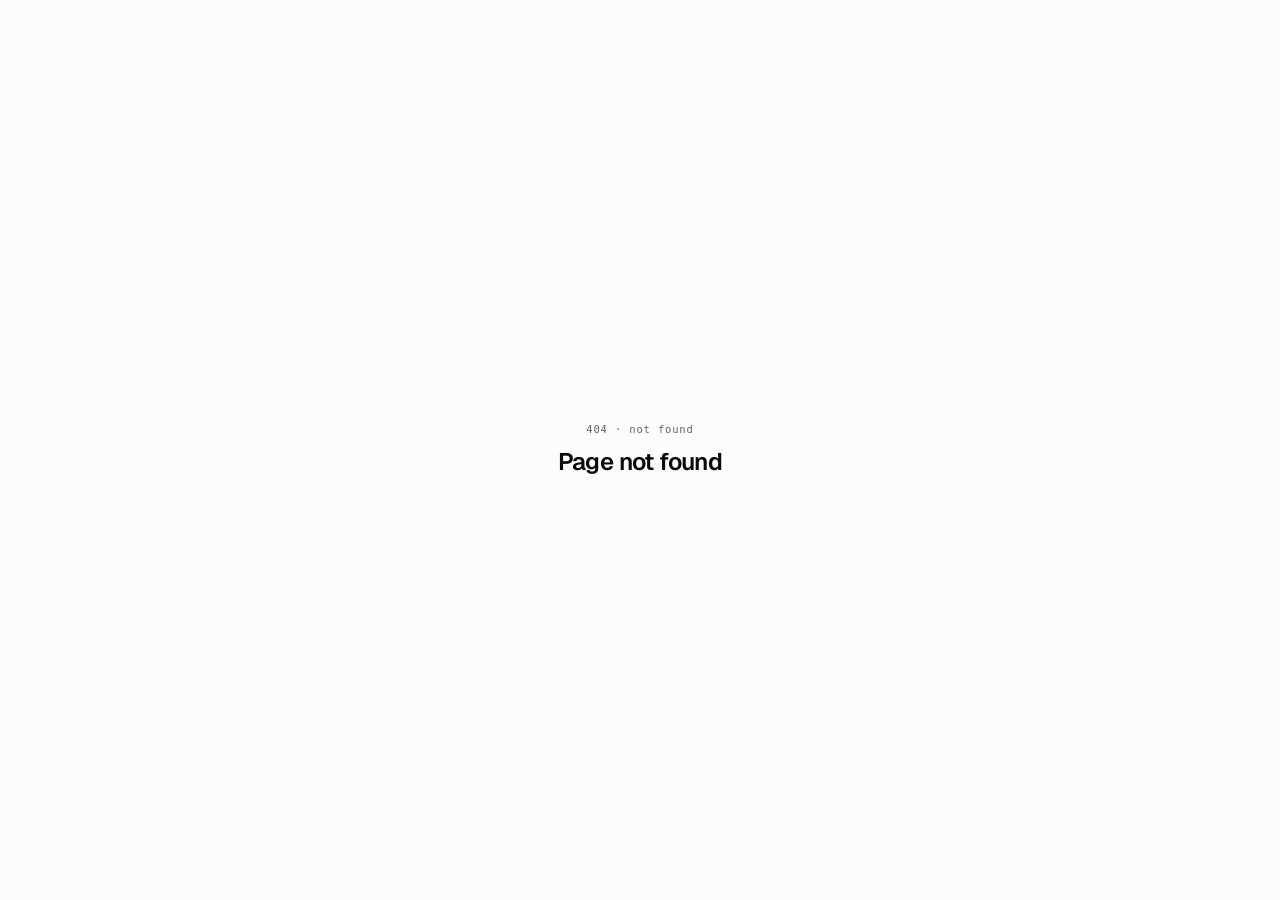
<file: slides/tk8s-intro/index.html>
<!doctype html>
<html lang="en">
  <head>
    <meta charset="UTF-8" />
    <link rel="icon" href="/slides/tk8s-intro/assets/favicon-CiLACtJO.ico" sizes="32x32" />
    <link rel="icon" href="/slides/tk8s-intro/assets/favicon-29jEF2vw.svg" type="image/svg+xml" />
    <meta name="viewport" content="width=device-width, initial-scale=1.0" />
    <title>open-slide</title>
    <style>html{background-color:oklch(99% 0 0)}html.dark{background-color:oklch(14.5% 0 0)}</style>
    <script>
      // Apply the stored theme before first paint; next-themes only runs
      // after the bundle loads, which flashes white for dark-mode users.
      let stored = null;
      try {
        stored = localStorage.getItem('theme');
      } catch (_) {}
      const dark =
        stored === 'dark' ||
        (stored !== 'light' && matchMedia('(prefers-color-scheme: dark)').matches);
      document.documentElement.classList.toggle('dark', dark);
      document.documentElement.style.colorScheme = dark ? 'dark' : 'light';
    </script>
    <script type="module" crossorigin src="/slides/tk8s-intro/assets/index-pMjSI9co.js"></script>
    <link rel="stylesheet" crossorigin href="/slides/tk8s-intro/assets/index-CEUbbr-o.css">
  </head>
  <body>
    <div id="root"></div>
  </body>
</html>
</file>
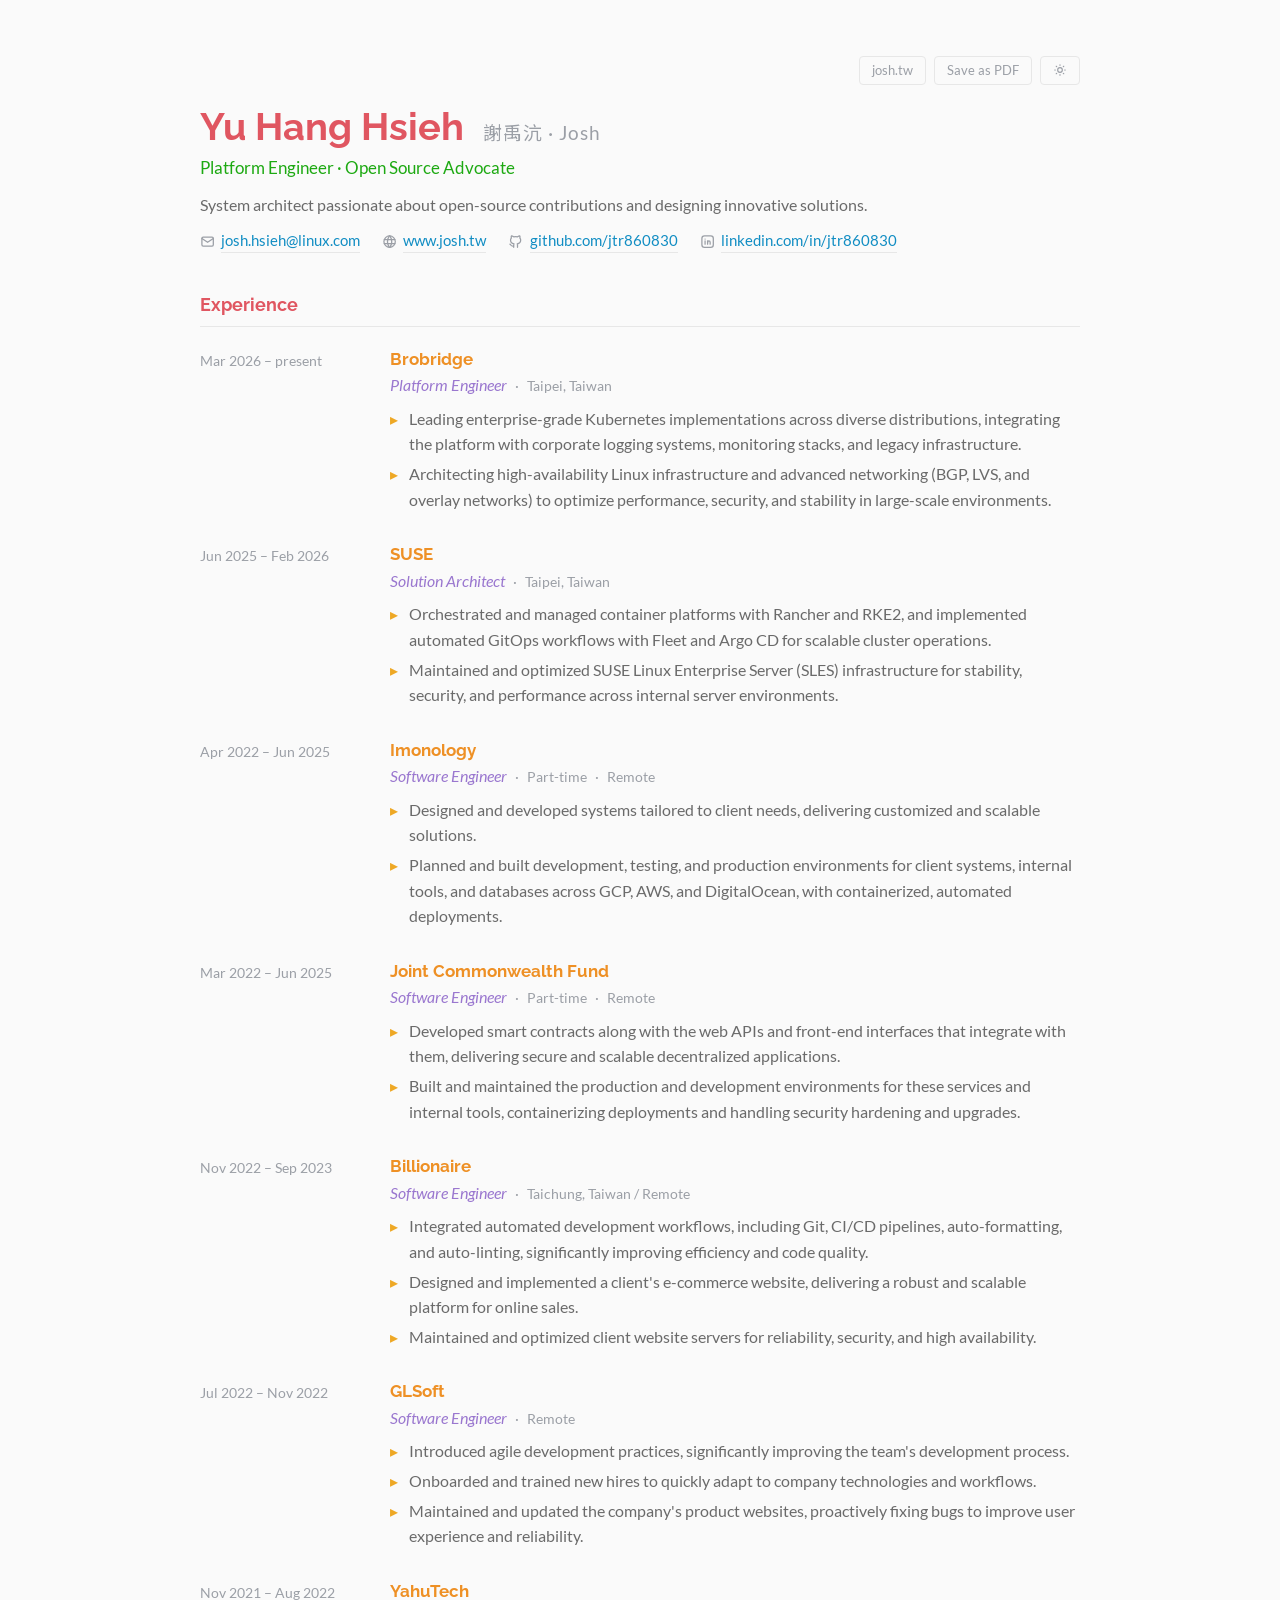
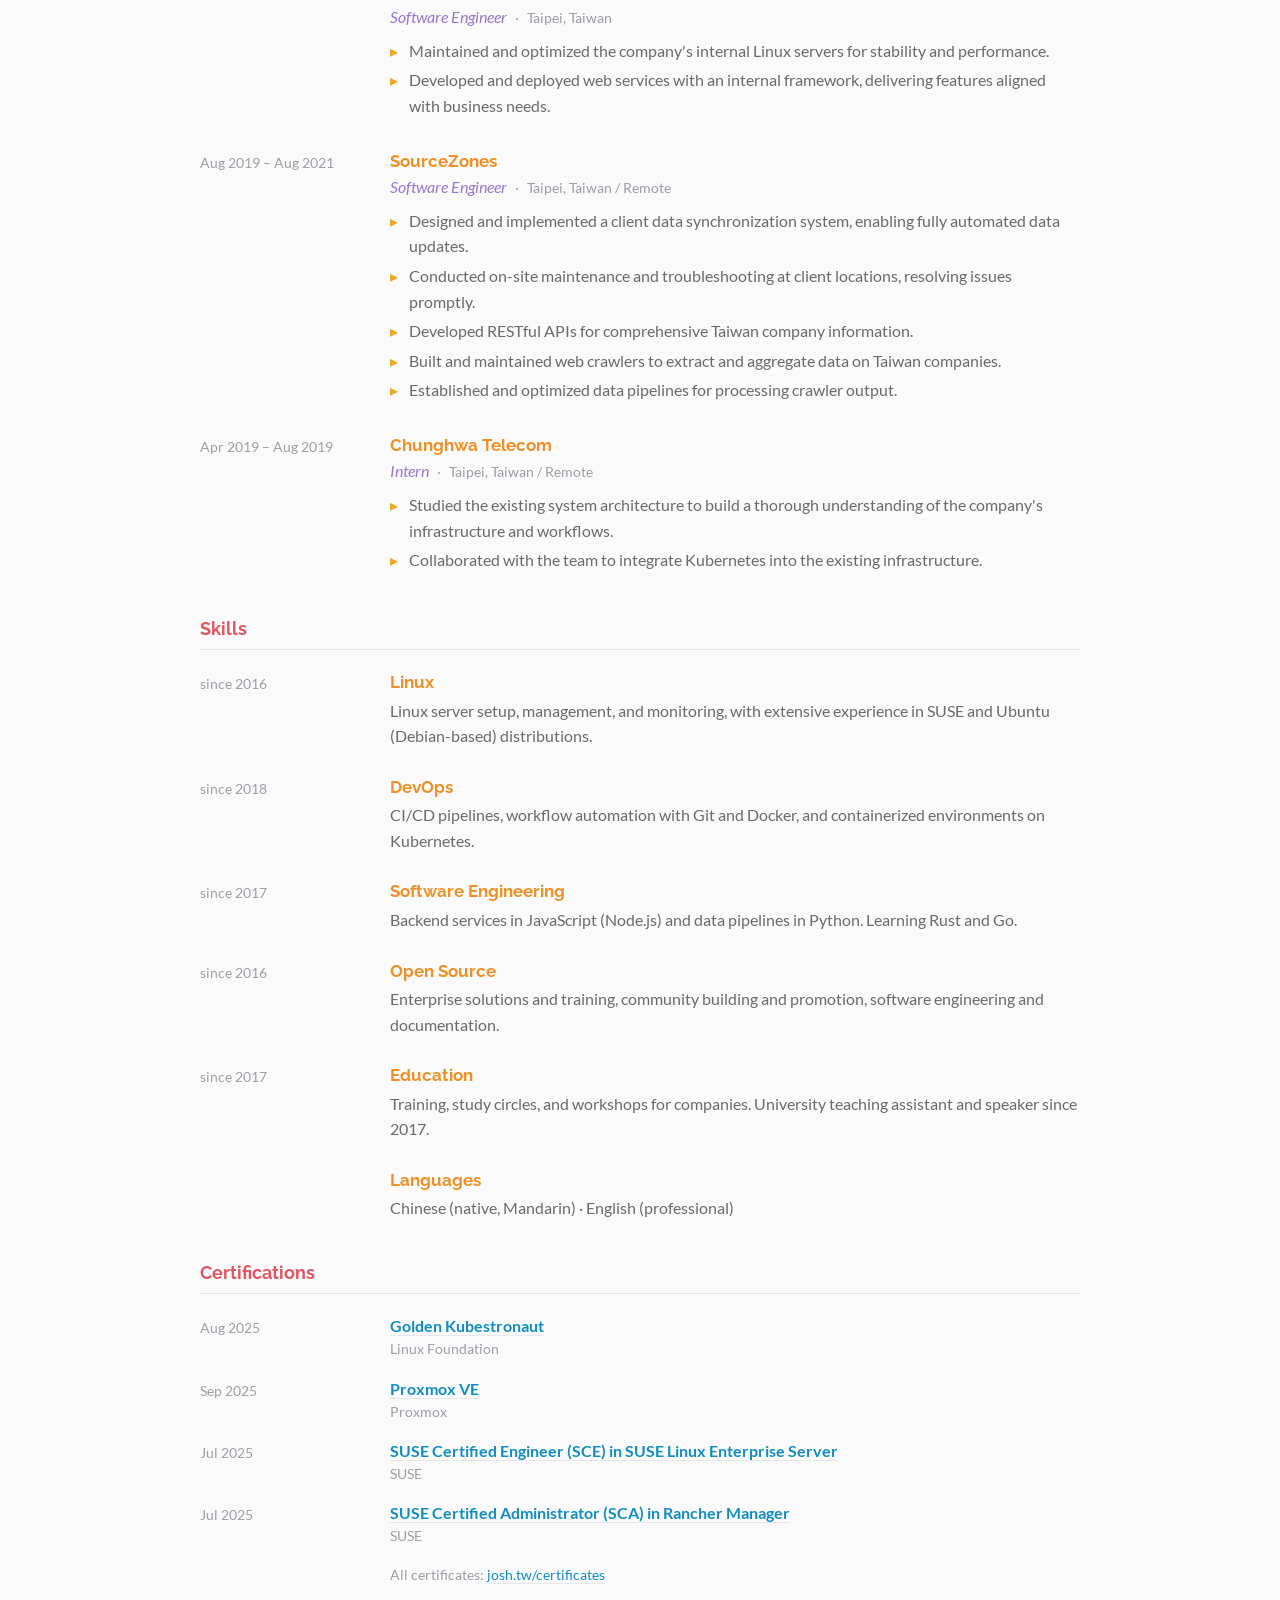
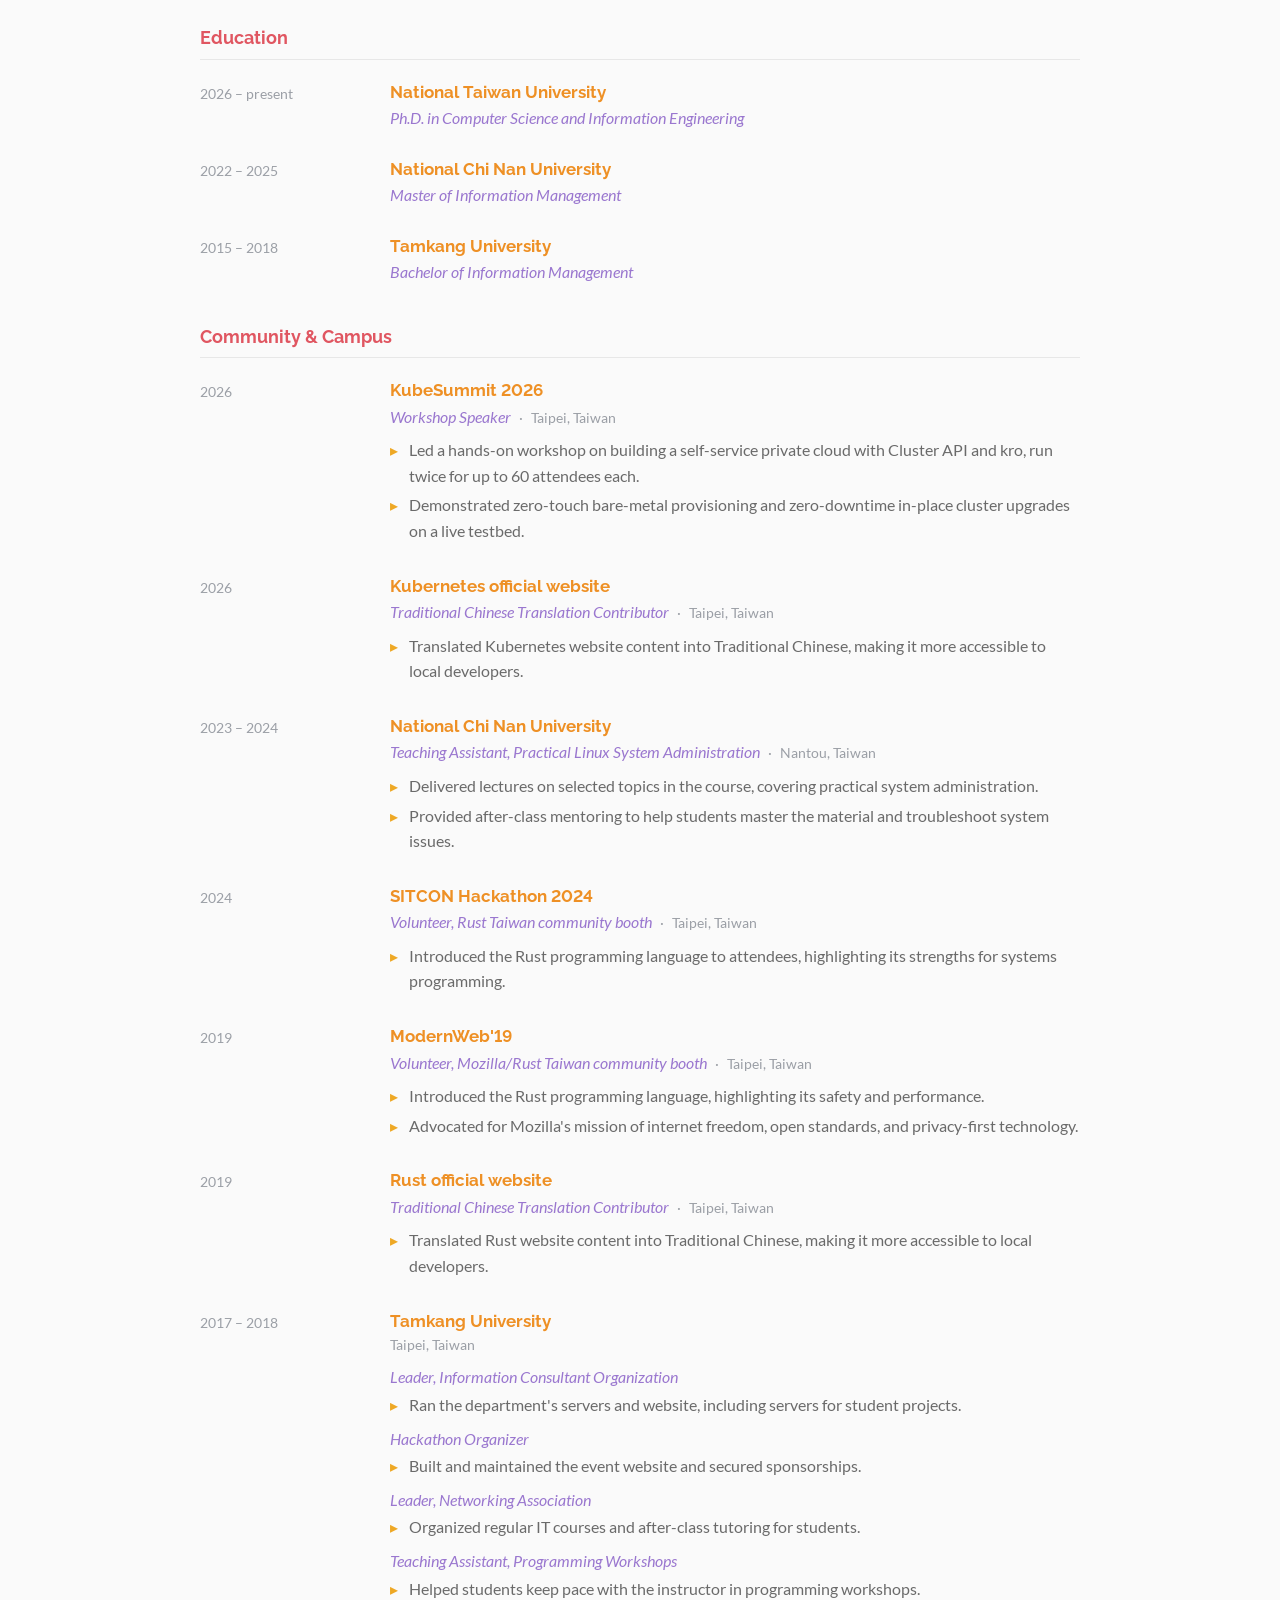
<file: cv.html>
<!DOCTYPE html>
<html lang="en">
<head>
  <meta charset="UTF-8">
  <meta name="viewport" content="width=device-width, initial-scale=1.0">
  <meta name="color-scheme" content="dark light">
  <!-- Theme: the stored choice wins; otherwise follow the system setting. Runs before first paint. -->
  <script>
    (function () {
      var root = document.documentElement;
      var system = matchMedia('(prefers-color-scheme: light)');
      function stored() { try { return localStorage.getItem('theme'); } catch (e) { return null; } }
      function apply(t) { root.dataset.theme = t; }
      apply(stored() || (system.matches ? 'light' : 'dark'));
      system.addEventListener('change', function (e) { if (!stored()) apply(e.matches ? 'light' : 'dark'); });
      window.toggleTheme = function () {
        var next = root.dataset.theme === 'light' ? 'dark' : 'light';
        apply(next);
        try { localStorage.setItem('theme', next); } catch (e) {}
      };
    })();
  </script>
  <title>CV · Josh Hsieh</title>
  <meta name="description" content="CV of Josh Hsieh (謝禹沆) — Platform Engineer and Open Source Advocate. Kubernetes, Linux infrastructure, and open source." />
  <link rel="canonical" href="https://www.josh.tw/cv" />
  <!-- Link previews (Open Graph / Twitter card) -->
  <meta property="og:type" content="profile" />
  <meta property="og:site_name" content="Josh Hsieh" />
  <meta property="og:url" content="https://www.josh.tw/cv" />
  <meta property="og:title" content="CV · Josh Hsieh (謝禹沆)" />
  <meta property="og:description" content="Platform Engineer and Open Source Advocate. Kubernetes, Linux infrastructure, and open source." />
  <meta property="og:locale" content="en_US" />
  <meta name="twitter:card" content="summary" />
  <meta name="twitter:title" content="CV · Josh Hsieh (謝禹沆)" />
  <meta name="twitter:description" content="Platform Engineer and Open Source Advocate. Kubernetes, Linux infrastructure, and open source." />
  <!-- Google Tag Manager -->
  <script>(function(w,d,s,l,i){w[l]=w[l]||[];w[l].push({'gtm.start':
  new Date().getTime(),event:'gtm.js'});var f=d.getElementsByTagName(s)[0],
  j=d.createElement(s),dl=l!='dataLayer'?'&l='+l:'';j.async=true;j.src=
  'https://www.googletagmanager.com/gtm.js?id='+i+dl;f.parentNode.insertBefore(j,f);
  })(window,document,'script','dataLayer','GTM-MF8MP7FN');</script>
  <!-- End Google Tag Manager -->
  <link rel="icon" href="/favicon.svg" type="image/svg+xml">
  <link rel="preload" href="/fonts/lato-latin-400-normal.woff2" as="font" type="font/woff2" crossorigin>
  <link rel="preload" href="/fonts/raleway-latin-700-normal.woff2" as="font" type="font/woff2" crossorigin>
  <style>
    /* Open-source fonts, self-hosted (SIL Open Font License 1.1; sources and licenses in /fonts/README.md):
       Raleway for headings and names, Lato for text.
       Noto Sans TC is subset to the three glyphs of the Chinese name (謝禹沆). */
    @font-face { font-family: 'Lato'; src: url('/fonts/lato-latin-400-normal.woff2') format('woff2');
                 font-weight: 400; font-style: normal; font-display: swap; }
    @font-face { font-family: 'Lato'; src: url('/fonts/lato-latin-400-italic.woff2') format('woff2');
                 font-weight: 400; font-style: italic; font-display: swap; }
    @font-face { font-family: 'Lato'; src: url('/fonts/lato-latin-700-normal.woff2') format('woff2');
                 font-weight: 700; font-style: normal; font-display: swap; }
    @font-face { font-family: 'Raleway'; src: url('/fonts/raleway-latin-600-normal.woff2') format('woff2');
                 font-weight: 600; font-style: normal; font-display: swap; }
    @font-face { font-family: 'Raleway'; src: url('/fonts/raleway-latin-700-normal.woff2') format('woff2');
                 font-weight: 700; font-style: normal; font-display: swap; }
    @font-face { font-family: 'Noto Sans TC Name'; src: url('/fonts/noto-sans-tc-name-400.woff2') format('woff2');
                 font-weight: 400; font-style: normal; font-display: swap; }

    /* Same One Dark Pro palette as index.html (olimorris/onedarkpro.nvim, themes/onedark.lua).
       The CV is read as a rendered Markdown document, so roles follow
       highlights/filetypes/markdown.lua and highlights/plugins/treesitter.lua:
         # title            @text.title.markdown            red, bold
         ## heading         @markup.heading                 red
         - list marker      @markup.list.markdown           yellow
         **strong**         @markup.strong.markdown_inline  orange, bold   (company, school, skill)
         *italic*           @markup.italic.markdown_inline  purple, italic (job title, degree)
         [label](url)       @markup.link.label / .url       blue / purple on hover
         `raw`              @text.literal.markdown_inline   green          (tagline)
         > quote            @markup.quote.markdown          comment        (dates, places, meta)
         rules              indentline                      #3b4048 */
    :root {
      --bg:      #282c34;
      --fg:      #abb2bf;
      --comment: #7f848e;
      --line:    #3b4048;
      --red:     #e06c75;
      --orange:  #d19a66;
      --yellow:  #e5c07b;
      --green:   #98c379;
      --blue:    #61afef;
      --purple:  #c678dd;
      --text:    'Lato', sans-serif;
      --display: 'Raleway', 'Lato', sans-serif;
      --cjk:     'Noto Sans TC Name', 'Lato', sans-serif;
      --label-w: 150px;   /* left column for section titles */
      --gap:     40px;
    }

    /* Light mode: One Light, the light theme of the same plugin (themes/onelight.lua).
       Chosen by the theme toggle, or by the system setting until the visitor picks one.
       Token roles are unchanged; only the palette swaps. indentline is generated there as
       darken(bg, 7.3) in HSL lightness, which gives #e7e7e7. */
    :root { color-scheme: dark; }
    @media screen {
      :root[data-theme="light"] {
        color-scheme: light;
        --bg:      #fafafa;
        --fg:      #6a6a6a;
        --comment: #9b9fa6;
        --line:    #e7e7e7;
        --red:     #e05661;
        --orange:  #ee9025;
        --yellow:  #eea825;
        --green:   #1da912;
        --blue:    #118dc3;
        --purple:  #9a77cf;
      }
    }

    * { box-sizing: border-box; margin: 0; padding: 0; }

    body {
      background: var(--bg);
      color: var(--fg);
      font-family: var(--text);
      font-size: 16px;
      line-height: 1.6;
      padding: 56px 24px 80px;
      -webkit-font-smoothing: antialiased;
      -moz-osx-font-smoothing: grayscale;
    }

    .cv { max-width: 880px; margin: 0 auto; }

    a { color: var(--blue); text-decoration: none; border-bottom: 1px solid var(--line);
        transition: color 0.15s, border-color 0.15s; }
    a:hover { color: var(--purple); border-color: var(--purple); }

    /* Raleway defaults to old-style figures; lining figures read better in names like ModernWeb'19. */
    .name, .section-title, .org, .skill { font-family: var(--display); font-variant-numeric: lining-nums; }

    /* ---------- Header: left-aligned with the section titles ---------- */
    .cv-header { display: flex; flex-direction: column; }
    .cv-header .toolbar { order: -1; align-self: flex-end; margin-bottom: 20px; }
    .name { color: var(--red); font-size: 38px; font-weight: 700; line-height: 1.15; }
    .name-zh { display: inline-block; font-family: var(--cjk); color: var(--comment);
               font-size: 19px; font-weight: 400; margin-left: 10px; letter-spacing: 0.05em; }
    .tagline { color: var(--green); font-size: 17px; margin-top: 6px; }
    .intro { margin-top: 10px; }

    .contact-line { margin-top: 12px; font-size: 14.5px; display: flex; flex-wrap: wrap; column-gap: 22px; row-gap: 4px; }
    .ci { display: inline-flex; align-items: center; gap: 6px; }
    .ic { width: 1.05em; height: 1.05em; flex-shrink: 0; color: var(--comment);
          fill: none; stroke: currentColor; stroke-width: 2; stroke-linecap: round; stroke-linejoin: round; }

    .toolbar { display: flex; gap: 8px; align-items: stretch; font-size: 13px; } /* stretch: icon-only button matches text buttons */
    .toolbar a, .toolbar button {
      border: 1px solid var(--line); border-radius: 4px; padding: 3px 12px;
      background: none; color: var(--comment); font: inherit; cursor: pointer;
      transition: color 0.15s, border-color 0.15s;
    }
    .toolbar a:hover, .toolbar button:hover { color: var(--blue); border-color: var(--blue); }

    /* Theme toggle: shows the current mode. Icons: Tabler Icons sun/moon, MIT License: /licenses/Tabler-Icons-MIT.txt */
    .theme-btn { display: inline-flex; align-items: center; justify-content: center; }
    .ti { width: 14px; height: 14px; fill: none; stroke: currentColor; stroke-width: 2;
          stroke-linecap: round; stroke-linejoin: round; }
    :root[data-theme="light"] .ti-moon, :root:not([data-theme="light"]) .ti-sun { display: none; }

    /* ---------- Sections: full-width heading; inside, a "when | what" grid ----------
       The left column carries the dates (and skill names), so it reads as a timeline
       instead of an empty gutter under the section title. */
    .sec { margin-top: 40px; }
    .section-title { color: var(--red); font-size: 18px; font-weight: 700; line-height: 1.35;
                     padding-bottom: 8px; margin-bottom: 20px; border-bottom: 1px solid var(--line); }
    .sec-body { min-width: 0; }
    .note { margin-left: calc(var(--label-w) + var(--gap)); }
    .note { color: var(--comment); font-size: 14px; margin-top: 14px; }

    .entry { display: grid; grid-template-columns: var(--label-w) 1fr; column-gap: var(--gap); margin-bottom: 26px; }
    .entry:last-child { margin-bottom: 0; }
    .when { color: var(--comment); font-size: 14px; line-height: 1.6; padding-top: 3px; font-variant-numeric: tabular-nums; }
    .what { min-width: 0; }
    .org  { color: var(--orange); font-size: 17px; font-weight: 700; line-height: 1.5; }
    .sub  { display: flex; flex-wrap: wrap; align-items: baseline; column-gap: 8px; }
    .role { color: var(--purple); font-style: italic; }
    .place { color: var(--comment); font-size: 14px; }
    .place::before { content: '·'; margin-right: 8px; }
    .loc { color: var(--comment); font-size: 14px; }

    /* One organization, several roles (LinkedIn-style): each role keeps its own line and bullet */
    .role-item { margin-top: 8px; }
    .role-item .bullets { margin-top: 2px; }

    .bullets { list-style: none; margin-top: 8px; }
    .bullets li { position: relative; padding-left: 1.2em; margin-bottom: 4px; }
    .bullets li::before { content: '▸'; position: absolute; left: 0; color: var(--yellow); }

    /* Certifications: same two-line entry as experience; issuer sits where role/place sit */
    .cert { margin-bottom: 16px; }
    .cert-name { line-height: 1.5; }
    .cert-name a { font-weight: 700; }
    .issuer { color: var(--comment); font-size: 14px; }

    /* Skills use the same entry layout: start year on the left, skill name over its description */
    .skill { color: var(--orange); font-size: 17px; font-weight: 700; line-height: 1.5; }
    .desc  { margin-top: 2px; }

    @media screen and (max-width: 720px) {
      body { font-size: 15px; padding: 32px 16px 56px; }
      .name { font-size: 30px; }
      .name-zh { display: block; margin: 6px 0 0; }
      .sec { margin-top: 32px; }
      .note { margin-left: 0; }
      .entry { grid-template-columns: 1fr; }
      .when { padding-top: 0; font-size: 13.5px; }
    }

    /* ---------- Print: same layout on white, for applications and ATS parsing ---------- */
    /* Declaring (empty) page-margin boxes makes Chrome drop its default print header/footer
       (date, title, URL, page numbers) while keeping the page margins. */
    @page { size: A4; margin: 13mm 15mm;
            @top-left { content: ""; } @bottom-right { content: ""; } }
    @media print {
      :root {
        --bg: #fff; --fg: #24292f; --comment: #57606a; --line: #d0d7de;
        --red: #24292f; --yellow: #24292f; --orange: #24292f; --green: #57606a;
        --blue: #0b5cad; --purple: #24292f;
        --label-w: 31mm; --gap: 5mm;
      }
      body { font-size: 9.5pt; line-height: 1.38; padding: 0; }
      /* Firefox drops ligature and alternate-figure glyphs from the PDF text layer
         ("workows", "Hackathon "), which breaks copy/paste and ATS parsing. */
      * { font-variant-ligatures: none; font-variant-numeric: normal !important; font-feature-settings: normal; }
      /* Sections are plain blocks and each entry is a small grid that never splits (break-inside: avoid),
         so Firefox has no large grid item it would have to push to the next page whole. */
      .section-title { break-after: avoid; }
      /* Firefox ignores break-after: avoid. Reserve room for the first entry under each heading:
         an unbreakable heading with an invisible 24mm tail moves to the next page when the tail
         would not fit, so a heading is never left alone at the bottom of a page. */
      .section-title { break-inside: avoid; }
      .section-title::after { content: ""; display: block; height: 24mm; margin-bottom: -24mm; }
      .cv { max-width: none; }
      .no-print { display: none !important; }
      .name { font-size: 22pt; }
      .name-zh { font-size: 12pt; }
      .tagline { font-size: 11pt; margin-top: 2px; }
      .contact-line { font-size: 9pt; margin-top: 5px; column-gap: 12px; }
      .ci { gap: 4px; }
      a { border-bottom: none; }
      .sec { margin-top: 12px; }
      .section-title { font-size: 11pt; padding-bottom: 3px; margin-bottom: 7px; }
      .intro { margin-top: 4px; }
      .org, .skill { font-size: 10.5pt; }
      .when, .place, .loc { font-size: 8.5pt; }
      .role-item { margin-top: 2px; }
      .when { padding-top: 1.5pt; }
      .entry { margin-bottom: 6px; break-inside: avoid; }
      .desc { margin-top: 0; }
      .cert { margin-bottom: 4px; }
      .issuer { font-size: 8.5pt; }
      .bullets { margin-top: 2px; }
      .bullets li { margin-bottom: 1px; }
      /* Native list markers keep PDF text order intact for ATS parsing. */
      .bullets { list-style: disc; padding-left: 1.3em; }
      .bullets li { position: static; padding-left: 0; }
      .bullets li::before { content: none; }
    }
  </style>
</head>
<body>
  <!-- Google Tag Manager (noscript) -->
  <noscript>
    <iframe src="https://www.googletagmanager.com/ns.html?id=GTM-MF8MP7FN"
      height="0" width="0" style="display:none;visibility:hidden"></iframe>
  </noscript>
  <!-- End Google Tag Manager (noscript) -->

  <main class="cv">

    <header class="cv-header">
      <h1 class="name">Yu Hang Hsieh <span class="name-zh">謝禹沆 · Josh</span></h1>
      <p class="tagline">Platform Engineer · Open Source Advocate</p>
      <p class="intro">System architect passionate about open-source contributions and designing innovative solutions.</p>
      <!-- Icons: Tabler Icons v3.49.0, https://tabler.io/icons, MIT License: /licenses/Tabler-Icons-MIT.txt -->
      <p class="contact-line">
        <span class="ci"><svg class="ic" viewBox="0 0 24 24" aria-hidden="true"><path d="M3 7a2 2 0 0 1 2 -2h14a2 2 0 0 1 2 2v10a2 2 0 0 1 -2 2h-14a2 2 0 0 1 -2 -2v-10"/><path d="M3 7l9 6l9 -6"/></svg><a href="mailto:josh.hsieh@linux.com">josh.hsieh@linux.com</a></span>
        <span class="ci"><svg class="ic" viewBox="0 0 24 24" aria-hidden="true"><path d="M3 12a9 9 0 1 0 18 0a9 9 0 0 0 -18 0"/><path d="M3.6 9h16.8"/><path d="M3.6 15h16.8"/><path d="M11.5 3a17 17 0 0 0 0 18"/><path d="M12.5 3a17 17 0 0 1 0 18"/></svg><a href="https://www.josh.tw">www.josh.tw</a></span>
        <span class="ci"><svg class="ic" viewBox="0 0 24 24" aria-hidden="true"><path d="M9 19c-4.3 1.4 -4.3 -2.5 -6 -3m12 5v-3.5c0 -1 .1 -1.4 -.5 -2c2.8 -.3 5.5 -1.4 5.5 -6a4.6 4.6 0 0 0 -1.3 -3.2a4.2 4.2 0 0 0 -.1 -3.2s-1.1 -.3 -3.5 1.3a12.3 12.3 0 0 0 -6.2 0c-2.4 -1.6 -3.5 -1.3 -3.5 -1.3a4.2 4.2 0 0 0 -.1 3.2a4.6 4.6 0 0 0 -1.3 3.2c0 4.6 2.7 5.7 5.5 6c-.6 .6 -.6 1.2 -.5 2v3.5"/></svg><a href="https://github.com/jtr860830" target="_blank" rel="noopener noreferrer">github.com/jtr860830</a></span>
        <span class="ci"><svg class="ic" viewBox="0 0 24 24" aria-hidden="true"><path d="M8 11v5"/><path d="M8 8v.01"/><path d="M12 16v-5"/><path d="M16 16v-3a2 2 0 1 0 -4 0"/><path d="M3 7a4 4 0 0 1 4 -4h10a4 4 0 0 1 4 4v10a4 4 0 0 1 -4 4h-10a4 4 0 0 1 -4 -4l0 -10"/></svg><a href="https://www.linkedin.com/in/jtr860830/" target="_blank" rel="noopener noreferrer">linkedin.com/in/jtr860830</a></span>
      </p>
      <nav class="toolbar no-print">
        <a href="/">josh.tw</a>
        <button type="button" onclick="window.print()">Save as PDF</button>
        <button type="button" class="theme-btn" onclick="toggleTheme()" aria-label="Toggle light/dark mode" title="Toggle light/dark mode"><svg class="ti ti-sun" viewBox="0 0 24 24" aria-hidden="true"><path d="M8 12a4 4 0 1 0 8 0a4 4 0 1 0 -8 0"/><path d="M3 12h1m8 -9v1m8 8h1m-9 8v1m-6.4 -15.4l.7 .7m12.1 -.7l-.7 .7m0 11.4l.7 .7m-12.1 -.7l-.7 .7"/></svg><svg class="ti ti-moon" viewBox="0 0 24 24" aria-hidden="true"><path d="M12 3c.132 0 .263 0 .393 0a7.5 7.5 0 0 0 7.92 12.446a9 9 0 1 1 -8.313 -12.454l0 .008"/></svg></button>
      </nav>
    </header>

    <section class="sec">
      <h2 class="section-title">Experience</h2>
      <div class="sec-body">
        <article class="entry">
          <div class="when">Mar 2026 – present</div>
          <div class="what">
            <div class="org">Brobridge</div>
            <div class="sub"><span class="role">Platform Engineer</span><span class="place">Taipei, Taiwan</span></div>
            <ul class="bullets">
              <li>Leading enterprise-grade Kubernetes implementations across diverse distributions, integrating the platform with corporate logging systems, monitoring stacks, and legacy infrastructure.</li>
              <li>Architecting high-availability Linux infrastructure and advanced networking (BGP, LVS, and overlay networks) to optimize performance, security, and stability in large-scale environments.</li>
            </ul>
          </div>
        </article>
        <article class="entry">
          <div class="when">Jun 2025 – Feb 2026</div>
          <div class="what">
            <div class="org">SUSE</div>
            <div class="sub"><span class="role">Solution Architect</span><span class="place">Taipei, Taiwan</span></div>
            <ul class="bullets">
              <li>Orchestrated and managed container platforms with Rancher and RKE2, and implemented automated GitOps workflows with Fleet and Argo CD for scalable cluster operations.</li>
              <li>Maintained and optimized SUSE Linux Enterprise Server (SLES) infrastructure for stability, security, and performance across internal server environments.</li>
            </ul>
          </div>
        </article>
        <article class="entry">
          <div class="when">Apr 2022 – Jun 2025</div>
          <div class="what">
            <div class="org">Imonology</div>
            <div class="sub"><span class="role">Software Engineer</span><span class="place">Part-time</span><span class="place">Remote</span></div>
            <ul class="bullets">
              <li>Designed and developed systems tailored to client needs, delivering customized and scalable solutions.</li>
              <li>Planned and built development, testing, and production environments for client systems, internal tools, and databases across GCP, AWS, and DigitalOcean, with containerized, automated deployments.</li>
            </ul>
          </div>
        </article>
        <article class="entry">
          <div class="when">Mar 2022 – Jun 2025</div>
          <div class="what">
            <div class="org">Joint Commonwealth Fund</div>
            <div class="sub"><span class="role">Software Engineer</span><span class="place">Part-time</span><span class="place">Remote</span></div>
            <ul class="bullets">
              <li>Developed smart contracts along with the web APIs and front-end interfaces that integrate with them, delivering secure and scalable decentralized applications.</li>
              <li>Built and maintained the production and development environments for these services and internal tools, containerizing deployments and handling security hardening and upgrades.</li>
            </ul>
          </div>
        </article>
        <article class="entry">
          <div class="when">Nov 2022 – Sep 2023</div>
          <div class="what">
            <div class="org">Billionaire</div>
            <div class="sub"><span class="role">Software Engineer</span><span class="place">Taichung, Taiwan / Remote</span></div>
            <ul class="bullets">
              <li>Integrated automated development workflows, including Git, CI/CD pipelines, auto-formatting, and auto-linting, significantly improving efficiency and code quality.</li>
              <li>Designed and implemented a client's e-commerce website, delivering a robust and scalable platform for online sales.</li>
              <li>Maintained and optimized client website servers for reliability, security, and high availability.</li>
            </ul>
          </div>
        </article>
        <article class="entry">
          <div class="when">Jul 2022 – Nov 2022</div>
          <div class="what">
            <div class="org">GLSoft</div>
            <div class="sub"><span class="role">Software Engineer</span><span class="place">Remote</span></div>
            <ul class="bullets">
              <li>Introduced agile development practices, significantly improving the team's development process.</li>
              <li>Onboarded and trained new hires to quickly adapt to company technologies and workflows.</li>
              <li>Maintained and updated the company's product websites, proactively fixing bugs to improve user experience and reliability.</li>
            </ul>
          </div>
        </article>
        <article class="entry">
          <div class="when">Nov 2021 – Aug 2022</div>
          <div class="what">
            <div class="org">YahuTech</div>
            <div class="sub"><span class="role">Software Engineer</span><span class="place">Taipei, Taiwan</span></div>
            <ul class="bullets">
              <li>Maintained and optimized the company's internal Linux servers for stability and performance.</li>
              <li>Developed and deployed web services with an internal framework, delivering features aligned with business needs.</li>
            </ul>
          </div>
        </article>
        <article class="entry">
          <div class="when">Aug 2019 – Aug 2021</div>
          <div class="what">
            <div class="org">SourceZones</div>
            <div class="sub"><span class="role">Software Engineer</span><span class="place">Taipei, Taiwan / Remote</span></div>
            <ul class="bullets">
              <li>Designed and implemented a client data synchronization system, enabling fully automated data updates.</li>
              <li>Conducted on-site maintenance and troubleshooting at client locations, resolving issues promptly.</li>
              <li>Developed RESTful APIs for comprehensive Taiwan company information.</li>
              <li>Built and maintained web crawlers to extract and aggregate data on Taiwan companies.</li>
              <li>Established and optimized data pipelines for processing crawler output.</li>
            </ul>
          </div>
        </article>
        <article class="entry">
          <div class="when">Apr 2019 – Aug 2019</div>
          <div class="what">
            <div class="org">Chunghwa Telecom</div>
            <div class="sub"><span class="role">Intern</span><span class="place">Taipei, Taiwan / Remote</span></div>
            <ul class="bullets">
              <li>Studied the existing system architecture to build a thorough understanding of the company's infrastructure and workflows.</li>
              <li>Collaborated with the team to integrate Kubernetes into the existing infrastructure.</li>
            </ul>
          </div>
        </article>
      </div>
    </section>

    <section class="sec">
      <h2 class="section-title">Skills</h2>
      <div class="sec-body">
        <article class="entry">
          <div class="when">since 2016</div>
          <div class="what">
            <div class="skill">Linux</div>
            <div class="desc">Linux server setup, management, and monitoring, with extensive experience in SUSE and Ubuntu (Debian-based) distributions.</div>
          </div>
        </article>
        <article class="entry">
          <div class="when">since 2018</div>
          <div class="what">
            <div class="skill">DevOps</div>
            <div class="desc">CI/CD pipelines, workflow automation with Git and Docker, and containerized environments on Kubernetes.</div>
          </div>
        </article>
        <article class="entry">
          <div class="when">since 2017</div>
          <div class="what">
            <div class="skill">Software Engineering</div>
            <div class="desc">Backend services in JavaScript (Node.js) and data pipelines in Python. Learning Rust and Go.</div>
          </div>
        </article>
        <article class="entry">
          <div class="when">since 2016</div>
          <div class="what">
            <div class="skill">Open Source</div>
            <div class="desc">Enterprise solutions and training, community building and promotion, software engineering and documentation.</div>
          </div>
        </article>
        <article class="entry">
          <div class="when">since 2017</div>
          <div class="what">
            <div class="skill">Education</div>
            <div class="desc">Training, study circles, and workshops for companies. University teaching assistant and speaker since 2017.</div>
          </div>
        </article>
        <article class="entry">
          <div class="when"></div>
          <div class="what">
            <div class="skill">Languages</div>
            <div class="desc">Chinese (native, Mandarin) · English (professional)</div>
          </div>
        </article>
      </div>
    </section>

    <section class="sec">
      <h2 class="section-title">Certifications</h2>
      <div class="sec-body">
        <article class="entry cert">
          <div class="when">Aug 2025</div>
          <div class="what">
            <div class="cert-name"><a href="https://www.credly.com/badges/d73a1469-0760-491e-a52d-bcb5d66982be/public_url" target="_blank" rel="noopener noreferrer">Golden Kubestronaut</a></div>
            <div class="sub"><span class="issuer">Linux Foundation</span></div>
          </div>
        </article>
        <article class="entry cert">
          <div class="when">Sep 2025</div>
          <div class="what">
            <div class="cert-name"><a href="https://drive.google.com/file/d/1NM0DIGWFhhrGoafUNUufQW2u4QIsueRX/view?usp=drive_link" target="_blank" rel="noopener noreferrer">Proxmox VE</a></div>
            <div class="sub"><span class="issuer">Proxmox</span></div>
          </div>
        </article>
        <article class="entry cert">
          <div class="when">Jul 2025</div>
          <div class="what">
            <div class="cert-name"><a href="https://badges.suse.com/985ba32d-1500-4117-90d8-263baa885742#acc.d2xprU7o" target="_blank" rel="noopener noreferrer">SUSE Certified Engineer (SCE) in SUSE Linux Enterprise Server</a></div>
            <div class="sub"><span class="issuer">SUSE</span></div>
          </div>
        </article>
        <article class="entry cert">
          <div class="when">Jul 2025</div>
          <div class="what">
            <div class="cert-name"><a href="https://badges.suse.com/826ff80e-4b75-414a-9219-b8ea55a78a74#acc.qgSf14Ij" target="_blank" rel="noopener noreferrer">SUSE Certified Administrator (SCA) in Rancher Manager</a></div>
            <div class="sub"><span class="issuer">SUSE</span></div>
          </div>
        </article>
        <p class="note no-print">All certificates: <a href="/certificates">josh.tw/certificates</a></p>
      </div>
    </section>

    <section class="sec">
      <h2 class="section-title">Education</h2>
      <div class="sec-body">
        <article class="entry">
          <div class="when">2026 – present</div>
          <div class="what">
            <div class="org">National Taiwan University</div>
            <div class="sub"><span class="role">Ph.D. in Computer Science and Information Engineering</span></div>
          </div>
        </article>
        <article class="entry">
          <div class="when">2022 – 2025</div>
          <div class="what">
            <div class="org">National Chi Nan University</div>
            <div class="sub"><span class="role">Master of Information Management</span></div>
          </div>
        </article>
        <article class="entry">
          <div class="when">2015 – 2018</div>
          <div class="what">
            <div class="org">Tamkang University</div>
            <div class="sub"><span class="role">Bachelor of Information Management</span></div>
          </div>
        </article>
      </div>
    </section>

    <section class="sec">
      <h2 class="section-title">Community &amp; Campus</h2>
      <div class="sec-body">
        <article class="entry">
          <div class="when">2026</div>
          <div class="what">
            <div class="org">KubeSummit 2026</div>
            <div class="sub"><span class="role">Workshop Speaker</span><span class="place">Taipei, Taiwan</span></div>
            <ul class="bullets">
              <li>Led a hands-on workshop on building a self-service private cloud with Cluster API and kro, run twice for up to 60 attendees each.</li>
              <li>Demonstrated zero-touch bare-metal provisioning and zero-downtime in-place cluster upgrades on a live testbed.</li>
            </ul>
          </div>
        </article>
        <article class="entry">
          <div class="when">2026</div>
          <div class="what">
            <div class="org">Kubernetes official website</div>
            <div class="sub"><span class="role">Traditional Chinese Translation Contributor</span><span class="place">Taipei, Taiwan</span></div>
            <ul class="bullets">
              <li>Translated Kubernetes website content into Traditional Chinese, making it more accessible to local developers.</li>
            </ul>
          </div>
        </article>
        <article class="entry">
          <div class="when">2023 – 2024</div>
          <div class="what">
            <div class="org">National Chi Nan University</div>
            <div class="sub"><span class="role">Teaching Assistant, Practical Linux System Administration</span><span class="place">Nantou, Taiwan</span></div>
            <ul class="bullets">
              <li>Delivered lectures on selected topics in the course, covering practical system administration.</li>
              <li>Provided after-class mentoring to help students master the material and troubleshoot system issues.</li>
            </ul>
          </div>
        </article>
        <article class="entry">
          <div class="when">2024</div>
          <div class="what">
            <div class="org">SITCON Hackathon 2024</div>
            <div class="sub"><span class="role">Volunteer, Rust Taiwan community booth</span><span class="place">Taipei, Taiwan</span></div>
            <ul class="bullets">
              <li>Introduced the Rust programming language to attendees, highlighting its strengths for systems programming.</li>
            </ul>
          </div>
        </article>
        <article class="entry">
          <div class="when">2019</div>
          <div class="what">
            <div class="org">ModernWeb'19</div>
            <div class="sub"><span class="role">Volunteer, Mozilla/Rust Taiwan community booth</span><span class="place">Taipei, Taiwan</span></div>
            <ul class="bullets">
              <li>Introduced the Rust programming language, highlighting its safety and performance.</li>
              <li>Advocated for Mozilla's mission of internet freedom, open standards, and privacy-first technology.</li>
            </ul>
          </div>
        </article>
        <article class="entry">
          <div class="when">2019</div>
          <div class="what">
            <div class="org">Rust official website</div>
            <div class="sub"><span class="role">Traditional Chinese Translation Contributor</span><span class="place">Taipei, Taiwan</span></div>
            <ul class="bullets">
              <li>Translated Rust website content into Traditional Chinese, making it more accessible to local developers.</li>
            </ul>
          </div>
        </article>
        <article class="entry">
          <div class="when">2017 – 2018</div>
          <div class="what">
            <div class="org">Tamkang University</div>
            <div class="sub"><span class="loc">Taipei, Taiwan</span></div>
            <div class="role-item">
              <div class="role">Leader, Information Consultant Organization</div>
              <ul class="bullets"><li>Ran the department's servers and website, including servers for student projects.</li></ul>
            </div>
            <div class="role-item">
              <div class="role">Hackathon Organizer</div>
              <ul class="bullets"><li>Built and maintained the event website and secured sponsorships.</li></ul>
            </div>
            <div class="role-item">
              <div class="role">Leader, Networking Association</div>
              <ul class="bullets"><li>Organized regular IT courses and after-class tutoring for students.</li></ul>
            </div>
            <div class="role-item">
              <div class="role">Teaching Assistant, Programming Workshops</div>
              <ul class="bullets"><li>Helped students keep pace with the instructor in programming workshops.</li></ul>
            </div>
          </div>
        </article>
      </div>
    </section>

  </main>
</body>
</html>
</file>
<file: slides/tk8s-intro/assets/index-CEUbbr-o.css>
@keyframes marching-ants{0%{background-position:0 0,0 100%,0 0,100% 0}to{background-position:20px 0,-20px 100%,0 -20px,100% 20px}}:root{--rc-drag-handle-size:12px;--rc-drag-handle-mobile-size:24px;--rc-drag-handle-bg-colour:#0003;--rc-drag-bar-size:6px;--rc-border-color:#ffffffb3;--rc-focus-color:#08f}.ReactCrop{cursor:crosshair;max-width:100%;display:inline-block;position:relative}.ReactCrop *,.ReactCrop :before,.ReactCrop :after{box-sizing:border-box}.ReactCrop--disabled,.ReactCrop--locked{cursor:inherit}.ReactCrop__child-wrapper{max-height:inherit;overflow:hidden}.ReactCrop__child-wrapper>img,.ReactCrop__child-wrapper>video{max-width:100%;max-height:inherit;display:block}.ReactCrop:not(.ReactCrop--disabled) .ReactCrop__child-wrapper>img,.ReactCrop:not(.ReactCrop--disabled) .ReactCrop__child-wrapper>video,.ReactCrop:not(.ReactCrop--disabled) .ReactCrop__crop-selection{touch-action:none}.ReactCrop__crop-mask{pointer-events:none;width:calc(100% + .5px);height:calc(100% + .5px);position:absolute;inset:0}.ReactCrop__crop-selection{cursor:move;position:absolute;top:0;left:0;transform:translate(0)}.ReactCrop--disabled .ReactCrop__crop-selection{cursor:inherit}.ReactCrop--circular-crop .ReactCrop__crop-selection{border-radius:50%}.ReactCrop--circular-crop .ReactCrop__crop-selection:after{pointer-events:none;content:"";border:1px solid var(--rc-border-color);opacity:.3;position:absolute;inset:-1px}.ReactCrop--no-animate .ReactCrop__crop-selection{outline:1px dashed #fff}.ReactCrop__crop-selection:not(.ReactCrop--no-animate .ReactCrop__crop-selection){color:#fff;background-image:linear-gradient(90deg,#fff 50%,#444 50%),linear-gradient(90deg,#fff 50%,#444 50%),linear-gradient(#fff 50%,#444 50%),linear-gradient(#fff 50%,#444 50%);background-position:0 0,0 100%,0 0,100% 0;background-repeat:repeat-x,repeat-x,repeat-y,repeat-y;background-size:10px 1px,10px 1px,1px 10px,1px 10px;animation:1s linear infinite marching-ants}.ReactCrop__crop-selection:focus{outline:2px solid var(--rc-focus-color);outline-offset:-1px}.ReactCrop--invisible-crop .ReactCrop__crop-mask,.ReactCrop--invisible-crop .ReactCrop__crop-selection{display:none}.ReactCrop__rule-of-thirds-vt:before,.ReactCrop__rule-of-thirds-vt:after,.ReactCrop__rule-of-thirds-hz:before,.ReactCrop__rule-of-thirds-hz:after{content:"";background-color:#fff6;display:block;position:absolute}.ReactCrop__rule-of-thirds-vt:before,.ReactCrop__rule-of-thirds-vt:after{width:1px;height:100%}.ReactCrop__rule-of-thirds-vt:before{left:33.3333%}.ReactCrop__rule-of-thirds-vt:after{left:66.6667%}.ReactCrop__rule-of-thirds-hz:before,.ReactCrop__rule-of-thirds-hz:after{width:100%;height:1px}.ReactCrop__rule-of-thirds-hz:before{top:33.3333%}.ReactCrop__rule-of-thirds-hz:after{top:66.6667%}.ReactCrop__drag-handle{width:var(--rc-drag-handle-size);height:var(--rc-drag-handle-size);background-color:var(--rc-drag-handle-bg-colour);border:1px solid var(--rc-border-color);position:absolute}.ReactCrop__drag-handle:focus{background:var(--rc-focus-color)}.ReactCrop .ord-nw{cursor:nw-resize;top:0;left:0;transform:translate(-50%,-50%)}.ReactCrop .ord-n{cursor:n-resize;top:0;left:50%;transform:translate(-50%,-50%)}.ReactCrop .ord-ne{cursor:ne-resize;top:0;right:0;transform:translate(50%,-50%)}.ReactCrop .ord-e{cursor:e-resize;top:50%;right:0;transform:translate(50%,-50%)}.ReactCrop .ord-se{cursor:se-resize;bottom:0;right:0;transform:translate(50%,50%)}.ReactCrop .ord-s{cursor:s-resize;bottom:0;left:50%;transform:translate(-50%,50%)}.ReactCrop .ord-sw{cursor:sw-resize;bottom:0;left:0;transform:translate(-50%,50%)}.ReactCrop .ord-w{cursor:w-resize;top:50%;left:0;transform:translate(-50%,-50%)}.ReactCrop__disabled .ReactCrop__drag-handle{cursor:inherit}.ReactCrop__drag-bar{position:absolute}.ReactCrop__drag-bar.ord-n{width:100%;height:var(--rc-drag-bar-size);top:0;left:0;transform:translateY(-50%)}.ReactCrop__drag-bar.ord-e{width:var(--rc-drag-bar-size);height:100%;top:0;right:0;transform:translate(50%)}.ReactCrop__drag-bar.ord-s{width:100%;height:var(--rc-drag-bar-size);bottom:0;left:0;transform:translateY(50%)}.ReactCrop__drag-bar.ord-w{width:var(--rc-drag-bar-size);height:100%;top:0;left:0;transform:translate(-50%)}.ReactCrop--new-crop .ReactCrop__drag-bar,.ReactCrop--new-crop .ReactCrop__drag-handle,.ReactCrop--fixed-aspect .ReactCrop__drag-bar,.ReactCrop--fixed-aspect .ReactCrop__drag-handle.ord-n,.ReactCrop--fixed-aspect .ReactCrop__drag-handle.ord-e,.ReactCrop--fixed-aspect .ReactCrop__drag-handle.ord-s,.ReactCrop--fixed-aspect .ReactCrop__drag-handle.ord-w{display:none}@media (pointer:coarse){.ReactCrop .ord-n,.ReactCrop .ord-e,.ReactCrop .ord-s,.ReactCrop .ord-w{display:none}.ReactCrop__drag-handle{width:var(--rc-drag-handle-mobile-size);height:var(--rc-drag-handle-mobile-size)}}@layer properties{@supports (((-webkit-hyphens:none)) and (not (margin-trim:inline))) or ((-moz-orient:inline) and (not (color:rgb(from red r g b)))){:root,:host{--shimmer-angle:20deg}*,:before,:after,::backdrop{--tw-translate-x:0;--tw-translate-y:0;--tw-translate-z:0;--tw-scale-x:1;--tw-scale-y:1;--tw-scale-z:1;--tw-rotate-x:initial;--tw-rotate-y:initial;--tw-rotate-z:initial;--tw-skew-x:initial;--tw-skew-y:initial;--tw-space-y-reverse:0;--tw-border-style:solid;--tw-gradient-position:initial;--tw-gradient-from:#0000;--tw-gradient-via:#0000;--tw-gradient-to:#0000;--tw-gradient-stops:initial;--tw-gradient-via-stops:initial;--tw-gradient-from-position:0%;--tw-gradient-via-position:50%;--tw-gradient-to-position:100%;--tw-leading:initial;--tw-font-weight:initial;--tw-tracking:initial;--tw-ordinal:initial;--tw-slashed-zero:initial;--tw-numeric-figure:initial;--tw-numeric-spacing:initial;--tw-numeric-fraction:initial;--tw-shadow:0 0 #0000;--tw-shadow-color:initial;--tw-shadow-alpha:100%;--tw-inset-shadow:0 0 #0000;--tw-inset-shadow-color:initial;--tw-inset-shadow-alpha:100%;--tw-ring-color:initial;--tw-ring-shadow:0 0 #0000;--tw-inset-ring-color:initial;--tw-inset-ring-shadow:0 0 #0000;--tw-ring-inset:initial;--tw-ring-offset-width:0px;--tw-ring-offset-color:#fff;--tw-ring-offset-shadow:0 0 #0000;--tw-outline-style:solid;--tw-blur:initial;--tw-brightness:initial;--tw-contrast:initial;--tw-grayscale:initial;--tw-hue-rotate:initial;--tw-invert:initial;--tw-opacity:initial;--tw-saturate:initial;--tw-sepia:initial;--tw-drop-shadow:initial;--tw-drop-shadow-color:initial;--tw-drop-shadow-alpha:100%;--tw-drop-shadow-size:initial;--tw-backdrop-blur:initial;--tw-backdrop-brightness:initial;--tw-backdrop-contrast:initial;--tw-backdrop-grayscale:initial;--tw-backdrop-hue-rotate:initial;--tw-backdrop-invert:initial;--tw-backdrop-opacity:initial;--tw-backdrop-saturate:initial;--tw-backdrop-sepia:initial;--tw-duration:initial;--tw-ease:initial;--tw-content:"";--tw-animation-delay:0s;--tw-animation-direction:normal;--tw-animation-duration:initial;--tw-animation-fill-mode:none;--tw-animation-iteration-count:1;--tw-enter-blur:0;--tw-enter-opacity:1;--tw-enter-rotate:0;--tw-enter-scale:1;--tw-enter-translate-x:0;--tw-enter-translate-y:0;--tw-exit-blur:0;--tw-exit-opacity:1;--tw-exit-rotate:0;--tw-exit-scale:1;--tw-exit-translate-x:0;--tw-exit-translate-y:0;--scroll-fade-t:0px;--scroll-fade-b:0px;--scroll-fade-s:0px;--scroll-fade-e:0px;--scroll-fade-mask:initial;--shimmer-image:initial;--shimmer-text-fill:initial}}}@layer theme{:root,:host{--color-red-400:oklch(70.4% .191 22.216);--color-red-500:oklch(63.7% .237 25.331);--color-amber-200:oklch(92.4% .12 95.746);--color-amber-300:oklch(87.9% .169 91.605);--color-amber-400:oklch(82.8% .189 84.429);--color-amber-500:oklch(76.9% .188 70.08);--color-amber-800:oklch(47.3% .137 46.201);--color-emerald-400:oklch(76.5% .177 163.223);--color-emerald-500:oklch(69.6% .17 162.48);--color-emerald-700:oklch(50.8% .118 165.612);--color-cyan-500:oklch(71.5% .143 215.221);--color-blue-500:oklch(62.3% .214 259.815);--color-blue-600:oklch(54.6% .245 262.881);--color-rose-500:oklch(64.5% .246 16.439);--color-neutral-900:oklch(20.5% 0 none);--color-black:#000;--color-white:#fff;--spacing:.25rem;--container-xs:20rem;--container-sm:24rem;--container-md:28rem;--container-lg:32rem;--container-xl:36rem;--container-2xl:42rem;--container-3xl:48rem;--text-xs:.75rem;--text-xs--line-height:calc(1 / .75);--text-sm:.875rem;--text-sm--line-height:calc(1.25 / .875);--text-base:1rem;--text-base--line-height:calc(1.5 / 1);--text-lg:1.125rem;--text-lg--line-height:calc(1.75 / 1.125);--text-xl:1.25rem;--text-xl--line-height:calc(1.75 / 1.25);--text-2xl:1.5rem;--text-2xl--line-height:calc(2 / 1.5);--font-weight-normal:400;--font-weight-medium:500;--font-weight-semibold:600;--font-weight-bold:700;--tracking-tight:-.025em;--leading-tight:1.25;--leading-snug:1.375;--leading-relaxed:1.625;--animate-spin:spin 1s linear infinite;--animate-ping:ping 1s cubic-bezier(0, 0, .2, 1) infinite;--animate-pulse:pulse 2s cubic-bezier(.4, 0, .6, 1) infinite;--blur-sm:8px;--blur-md:12px;--aspect-video:16 / 9;--default-transition-duration:.15s;--default-transition-timing-function:cubic-bezier(.4, 0, .2, 1);--default-font-family:"Geist Variable", -apple-system, BlinkMacSystemFont, sans-serif;--default-mono-font-family:ui-monospace, "JetBrains Mono", "SF Mono", "Menlo", "Cascadia Code", monospace;--ease-swift:cubic-bezier(.22, 1, .36, 1)}}@layer base{*,:after,:before,::backdrop{box-sizing:border-box;border:0 solid;margin:0;padding:0}::file-selector-button{box-sizing:border-box;border:0 solid;margin:0;padding:0}html,:host{-webkit-text-size-adjust:100%;tab-size:4;line-height:1.5;font-family:var(--default-font-family,-apple-system, BlinkMacSystemFont, "Segoe UI", Roboto, "Helvetica Neue", "Noto Sans", Arial, sans-serif, "Apple Color Emoji", "Segoe UI Emoji", "Segoe UI Symbol", "Noto Color Emoji");font-feature-settings:var(--default-font-feature-settings,normal);font-variation-settings:var(--default-font-variation-settings,normal);-webkit-tap-highlight-color:transparent}hr{height:0;color:inherit;border-top-width:1px}abbr:where([title]){-webkit-text-decoration:underline dotted;text-decoration:underline dotted}h1,h2,h3,h4,h5,h6{font-size:inherit;font-weight:inherit}a{color:inherit;-webkit-text-decoration:inherit;-webkit-text-decoration:inherit;-webkit-text-decoration:inherit;-webkit-text-decoration:inherit;text-decoration:inherit}b,strong{font-weight:bolder}code,kbd,samp,pre{font-family:var(--default-mono-font-family,ui-monospace, SFMono-Regular, Menlo, Monaco, Consolas, "Liberation Mono", "Courier New", monospace);font-feature-settings:var(--default-mono-font-feature-settings,normal);font-variation-settings:var(--default-mono-font-variation-settings,normal);font-size:1em}small{font-size:80%}sub,sup{vertical-align:baseline;font-size:75%;line-height:0;position:relative}sub{bottom:-.25em}sup{top:-.5em}table{text-indent:0;border-color:inherit;border-collapse:collapse}:-moz-focusring:where(:not(iframe)){outline:auto}progress{vertical-align:baseline}summary{display:list-item}ol,ul,menu{list-style:none}img,svg,video,canvas,audio,iframe,embed,object{vertical-align:middle;display:block}img,video{max-width:100%;height:auto}button,input,select,optgroup,textarea{font:inherit;font-feature-settings:inherit;font-variation-settings:inherit;letter-spacing:inherit;color:inherit;opacity:1;background-color:#0000;border-radius:0}::file-selector-button{font:inherit;font-feature-settings:inherit;font-variation-settings:inherit;letter-spacing:inherit;color:inherit;opacity:1;background-color:#0000;border-radius:0}:where(select:is([multiple],[size])) optgroup{font-weight:bolder}:where(select:is([multiple],[size])) optgroup option{padding-inline-start:20px}::file-selector-button{margin-inline-end:4px}::placeholder{opacity:1}@supports (not ((-webkit-appearance:-apple-pay-button))) or (contain-intrinsic-size:1px){::placeholder{color:currentColor}@supports (color:color-mix(in lab, red, red)){::placeholder{color:color-mix(in oklab, currentcolor 50%, transparent)}}}textarea{resize:vertical}::-webkit-search-decoration{-webkit-appearance:none}::-webkit-date-and-time-value{min-height:1lh;text-align:inherit}::-webkit-datetime-edit{display:inline-flex}::-webkit-datetime-edit-fields-wrapper{padding:0}::-webkit-datetime-edit{padding-block:0}::-webkit-datetime-edit-year-field{padding-block:0}::-webkit-datetime-edit-month-field{padding-block:0}::-webkit-datetime-edit-day-field{padding-block:0}::-webkit-datetime-edit-hour-field{padding-block:0}::-webkit-datetime-edit-minute-field{padding-block:0}::-webkit-datetime-edit-second-field{padding-block:0}::-webkit-datetime-edit-millisecond-field{padding-block:0}::-webkit-datetime-edit-meridiem-field{padding-block:0}::-webkit-calendar-picker-indicator{line-height:1}:-moz-ui-invalid{box-shadow:none}button,input:where([type=button],[type=reset],[type=submit]){appearance:button}::file-selector-button{appearance:button}::-webkit-inner-spin-button{height:auto}::-webkit-outer-spin-button{height:auto}[hidden]:where(:not([hidden=until-found])){display:none!important}*{border-color:var(--border);outline-color:var(--ring)}@supports (color:color-mix(in lab, red, red)){*{outline-color:color-mix(in oklab, var(--ring) 50%, transparent)}}html{text-rendering:optimizelegibility;-webkit-font-smoothing:antialiased;-moz-osx-font-smoothing:grayscale;font-feature-settings:"ss01" on, "cv11" on, "calt" on;font-family:Geist Variable,-apple-system,BlinkMacSystemFont,sans-serif}body{background-color:var(--background);color:var(--foreground);font-feature-settings:"ss01" on, "cv11" on, "calt" on, "tnum" off;letter-spacing:-.005em}::selection{background:var(--brand-soft);color:var(--foreground)}}@layer components{.eyebrow{--tw-font-weight:var(--font-weight-medium);font-family:Geist Variable,-apple-system,BlinkMacSystemFont,sans-serif;font-size:11px;font-weight:var(--font-weight-medium);color:var(--muted-foreground);text-transform:uppercase;letter-spacing:.08em}.folio{font-feature-settings:"tnum" on, "cv11" on;font-variant-numeric:tabular-nums;--tw-tracking:.08em;letter-spacing:.08em;color:var(--muted-foreground);font-family:ui-monospace,JetBrains Mono,SF Mono,Menlo,Cascadia Code,monospace;font-size:10.5px}}@layer utilities{.\@container\/card-header{container:card-header/inline-size}.pointer-events-auto{pointer-events:auto}.pointer-events-none{pointer-events:none}.invisible{visibility:hidden}.visible{visibility:visible}.sr-only{clip-path:inset(50%);white-space:nowrap;border-width:0;width:1px;height:1px;margin:-1px;padding:0;position:absolute;overflow:hidden}.absolute{position:absolute}.fixed{position:fixed}.relative{position:relative}.static{position:static}.sticky{position:sticky}.inset-0{inset:0}.inset-1{inset:var(--spacing)}.inset-2{inset:calc(var(--spacing) * 2)}.inset-x-0{inset-inline:0}.inset-y-0{inset-block:0}.inset-y-0\.5{inset-block:calc(var(--spacing) * .5)}.inset-y-\[-0\.5px\]{inset-block:-.5px}.-top-0\.5{top:calc(var(--spacing) * -.5)}.-top-1\.5{top:calc(var(--spacing) * -1.5)}.-top-6{top:calc(var(--spacing) * -6)}.-top-7{top:calc(var(--spacing) * -7)}.top-0{top:0}.top-1\.5{top:calc(var(--spacing) * 1.5)}.top-1\/2{top:50%}.top-2{top:calc(var(--spacing) * 2)}.top-2\.5{top:calc(var(--spacing) * 2.5)}.top-3\.5{top:calc(var(--spacing) * 3.5)}.top-10{top:calc(var(--spacing) * 10)}.top-\[14vh\]{top:14vh}.top-\[16\%\]{top:16%}.top-\[50\%\]{top:50%}.-right-1{right:calc(var(--spacing) * -1)}.-right-1\.5{right:calc(var(--spacing) * -1.5)}.right-0{right:0}.right-1\.5{right:calc(var(--spacing) * 1.5)}.right-2{right:calc(var(--spacing) * 2)}.right-3\.5{right:calc(var(--spacing) * 3.5)}.right-12{right:calc(var(--spacing) * 12)}.-bottom-7{bottom:calc(var(--spacing) * -7)}.bottom-0{bottom:0}.bottom-3{bottom:calc(var(--spacing) * 3)}.bottom-4{bottom:calc(var(--spacing) * 4)}.bottom-6{bottom:calc(var(--spacing) * 6)}.bottom-8{bottom:calc(var(--spacing) * 8)}.left-0{left:0}.left-0\.5{left:calc(var(--spacing) * .5)}.left-1\/2{left:50%}.left-2{left:calc(var(--spacing) * 2)}.left-2\.5{left:calc(var(--spacing) * 2.5)}.left-\[50\%\]{left:50%}.isolate{isolation:isolate}.z-10{z-index:10}.z-20{z-index:20}.z-30{z-index:30}.z-40{z-index:40}.z-50{z-index:50}.z-\[60\]{z-index:60}.col-span-3{grid-column:span 3/span 3}.col-start-1{grid-column-start:1}.col-start-2{grid-column-start:2}.col-start-3{grid-column-start:3}.row-span-2{grid-row:span 2/span 2}.row-start-1{grid-row-start:1}.row-start-2{grid-row-start:2}.container{width:100%}@media (width>=40rem){.container{max-width:40rem}}@media (width>=48rem){.container{max-width:48rem}}@media (width>=64rem){.container{max-width:64rem}}@media (width>=80rem){.container{max-width:80rem}}@media (width>=96rem){.container{max-width:96rem}}.m-0{margin:0}.m-4{margin:calc(var(--spacing) * 4)}.-mx-1{margin-inline:calc(var(--spacing) * -1)}.-mx-1\.5{margin-inline:calc(var(--spacing) * -1.5)}.-mx-3{margin-inline:calc(var(--spacing) * -3)}.mx-0\.5{margin-inline:calc(var(--spacing) * .5)}.mx-1{margin-inline:var(--spacing)}.mx-1\.5{margin-inline:calc(var(--spacing) * 1.5)}.mx-2{margin-inline:calc(var(--spacing) * 2)}.mx-auto{margin-inline:auto}.-my-1{margin-block:calc(var(--spacing) * -1)}.my-1{margin-block:var(--spacing)}.-mt-1\.5{margin-top:calc(var(--spacing) * -1.5)}.mt-0\.5{margin-top:calc(var(--spacing) * .5)}.mt-1{margin-top:var(--spacing)}.mt-1\.5{margin-top:calc(var(--spacing) * 1.5)}.mt-2{margin-top:calc(var(--spacing) * 2)}.mt-2\.5{margin-top:calc(var(--spacing) * 2.5)}.mt-3{margin-top:calc(var(--spacing) * 3)}.mt-4{margin-top:calc(var(--spacing) * 4)}.mt-5{margin-top:calc(var(--spacing) * 5)}.mt-6{margin-top:calc(var(--spacing) * 6)}.mt-auto{margin-top:auto}.-mr-1\.5{margin-right:calc(var(--spacing) * -1.5)}.mr-0\.5{margin-right:calc(var(--spacing) * .5)}.mr-2{margin-right:calc(var(--spacing) * 2)}.mr-\[0\.25em\]{margin-right:.25em}.mb-2\.5{margin-bottom:calc(var(--spacing) * 2.5)}.mb-6{margin-bottom:calc(var(--spacing) * 6)}.-ml-2{margin-left:calc(var(--spacing) * -2)}.ml-0\.5{margin-left:calc(var(--spacing) * .5)}.ml-1{margin-left:var(--spacing)}.ml-1\.5{margin-left:calc(var(--spacing) * 1.5)}.ml-auto{margin-left:auto}.line-clamp-2{-webkit-line-clamp:2;-webkit-box-orient:vertical;display:-webkit-box;overflow:hidden}.\!inline{display:inline!important}.block{display:block}.contents{display:contents}.flex{display:flex}.grid{display:grid}.hidden{display:none}.inline{display:inline}.inline-block{display:inline-block}.inline-flex{display:inline-flex}.inline-grid{display:inline-grid}.list-item{display:list-item}.field-sizing-content{field-sizing:content}.field-sizing-fixed{field-sizing:fixed}.aspect-square{aspect-ratio:1}.aspect-video{aspect-ratio:var(--aspect-video)}.size-1{width:var(--spacing);height:var(--spacing)}.size-1\.5{width:calc(var(--spacing) * 1.5);height:calc(var(--spacing) * 1.5)}.size-2{width:calc(var(--spacing) * 2);height:calc(var(--spacing) * 2)}.size-2\.5{width:calc(var(--spacing) * 2.5);height:calc(var(--spacing) * 2.5)}.size-3{width:calc(var(--spacing) * 3);height:calc(var(--spacing) * 3)}.size-3\.5{width:calc(var(--spacing) * 3.5);height:calc(var(--spacing) * 3.5)}.size-3\/4{width:75%;height:75%}.size-4{width:calc(var(--spacing) * 4);height:calc(var(--spacing) * 4)}.size-5{width:calc(var(--spacing) * 5);height:calc(var(--spacing) * 5)}.size-6{width:calc(var(--spacing) * 6);height:calc(var(--spacing) * 6)}.size-7{width:calc(var(--spacing) * 7);height:calc(var(--spacing) * 7)}.size-8{width:calc(var(--spacing) * 8);height:calc(var(--spacing) * 8)}.size-9{width:calc(var(--spacing) * 9);height:calc(var(--spacing) * 9)}.size-10{width:calc(var(--spacing) * 10);height:calc(var(--spacing) * 10)}.size-11{width:calc(var(--spacing) * 11);height:calc(var(--spacing) * 11)}.size-12{width:calc(var(--spacing) * 12);height:calc(var(--spacing) * 12)}.size-14{width:calc(var(--spacing) * 14);height:calc(var(--spacing) * 14)}.size-\[0\.85em\]{width:.85em;height:.85em}.size-full{width:100%;height:100%}.h-3\.5{height:calc(var(--spacing) * 3.5)}.h-4{height:calc(var(--spacing) * 4)}.h-5{height:calc(var(--spacing) * 5)}.h-6{height:calc(var(--spacing) * 6)}.h-7{height:calc(var(--spacing) * 7)}.h-8{height:calc(var(--spacing) * 8)}.h-9{height:calc(var(--spacing) * 9)}.h-10{height:calc(var(--spacing) * 10)}.h-11{height:calc(var(--spacing) * 11)}.h-12{height:calc(var(--spacing) * 12)}.h-24{height:calc(var(--spacing) * 24)}.h-64{height:calc(var(--spacing) * 64)}.h-\[2px\]{height:2px}.h-\[3px\]{height:3px}.h-\[4\.5rem\]{height:4.5rem}.h-\[150px\]{height:150px}.h-\[420px\]{height:420px}.h-\[calc\(100\%-1px\)\]{height:calc(100% - 1px)}.h-dvh{height:100dvh}.h-full{height:100%}.h-px{height:1px}.h-screen{height:100vh}.max-h-\(--available-height\){max-height:var(--available-height)}.max-h-1\/2{max-height:50%}.max-h-40{max-height:calc(var(--spacing) * 40)}.max-h-\[50vh\]{max-height:50vh}.max-h-\[55vh\]{max-height:55vh}.max-h-\[60vh\]{max-height:60vh}.max-h-\[320px\]{max-height:320px}.max-h-\[min\(56vh\,380px\)\]{max-height:min(56vh,380px)}.max-h-full{max-height:100%}.min-h-0{min-height:0}.min-h-12{min-height:calc(var(--spacing) * 12)}.min-h-14{min-height:calc(var(--spacing) * 14)}.min-h-16{min-height:calc(var(--spacing) * 16)}.min-h-\[3\.25rem\]{min-height:3.25rem}.min-h-\[16rem\]{min-height:16rem}.min-h-dvh{min-height:100dvh}.min-h-full{min-height:100%}.w-1\.5{width:calc(var(--spacing) * 1.5)}.w-1\/4{width:25%}.w-4{width:calc(var(--spacing) * 4)}.w-7{width:calc(var(--spacing) * 7)}.w-8{width:calc(var(--spacing) * 8)}.w-9{width:calc(var(--spacing) * 9)}.w-12{width:calc(var(--spacing) * 12)}.w-16{width:calc(var(--spacing) * 16)}.w-20{width:calc(var(--spacing) * 20)}.w-24{width:calc(var(--spacing) * 24)}.w-28{width:calc(var(--spacing) * 28)}.w-30{width:calc(var(--spacing) * 30)}.w-40{width:calc(var(--spacing) * 40)}.w-56{width:calc(var(--spacing) * 56)}.w-72{width:calc(var(--spacing) * 72)}.w-80{width:calc(var(--spacing) * 80)}.w-\[16\.5rem\]{width:16.5rem}.w-\[176px\]{width:176px}.w-\[232px\]{width:232px}.w-\[320px\]{width:320px}.w-auto{width:auto}.w-fit{width:fit-content}.w-full{width:100%}.w-max{width:max-content}.w-px{width:1px}.w-screen{width:100vw}.max-w-3xl{max-width:var(--container-3xl)}.max-w-64{max-width:calc(var(--spacing) * 64)}.max-w-\[34rem\]{max-width:34rem}.max-w-\[120px\]{max-width:120px}.max-w-\[1180px\]{max-width:1180px}.max-w-\[calc\(100\%-2rem\)\]{max-width:calc(100% - 2rem)}.max-w-\[calc\(100vw-1\.5rem\)\]{max-width:calc(100vw - 1.5rem)}.max-w-\[calc\(100vw-24px\)\]{max-width:calc(100vw - 24px)}.max-w-\[min\(520px\,calc\(100vw-2rem\)\)\]{max-width:min(520px,100vw - 2rem)}.max-w-full{max-width:100%}.max-w-lg{max-width:var(--container-lg)}.max-w-md{max-width:var(--container-md)}.max-w-sm{max-width:var(--container-sm)}.max-w-xs{max-width:var(--container-xs)}.min-w-0{min-width:0}.min-w-3\.5{min-width:calc(var(--spacing) * 3.5)}.min-w-4{min-width:calc(var(--spacing) * 4)}.min-w-6{min-width:calc(var(--spacing) * 6)}.min-w-7{min-width:calc(var(--spacing) * 7)}.min-w-8{min-width:calc(var(--spacing) * 8)}.min-w-9{min-width:calc(var(--spacing) * 9)}.min-w-\[3\.5rem\]{min-width:3.5rem}.min-w-\[9rem\]{min-width:9rem}.min-w-\[108px\]{min-width:108px}.min-w-\[112px\]{min-width:112px}.min-w-\[116px\]{min-width:116px}.min-w-\[140px\]{min-width:140px}.min-w-\[160px\]{min-width:160px}.min-w-\[180px\]{min-width:180px}.min-w-\[200px\]{min-width:200px}.flex-1{flex:1}.flex-none{flex:none}.flex-shrink{flex-shrink:1}.shrink-0{flex-shrink:0}.grow{flex-grow:1}.basis-0{flex-basis:0}.basis-full{flex-basis:100%}.origin-\(--transform-origin\){transform-origin:var(--transform-origin)}.origin-left{transform-origin:0}.origin-top-left{transform-origin:0 0}.-translate-x-1\/2{--tw-translate-x:calc(calc(1 / 2 * 100%) * -1);translate:var(--tw-translate-x) var(--tw-translate-y)}.translate-x-1\/2{--tw-translate-x:calc(1 / 2 * 100%);translate:var(--tw-translate-x) var(--tw-translate-y)}.translate-x-\[-50\%\]{--tw-translate-x:-50%;translate:var(--tw-translate-x) var(--tw-translate-y)}.-translate-y-1\/2{--tw-translate-y:calc(calc(1 / 2 * 100%) * -1);translate:var(--tw-translate-x) var(--tw-translate-y)}.-translate-y-\[0\.1em\]{--tw-translate-y:calc(.1em * -1);translate:var(--tw-translate-x) var(--tw-translate-y)}.translate-y-0{--tw-translate-y:0px;translate:var(--tw-translate-x) var(--tw-translate-y)}.translate-y-1{--tw-translate-y:var(--spacing);translate:var(--tw-translate-x) var(--tw-translate-y)}.translate-y-2{--tw-translate-y:calc(var(--spacing) * 2);translate:var(--tw-translate-x) var(--tw-translate-y)}.translate-y-8{--tw-translate-y:calc(var(--spacing) * 8);translate:var(--tw-translate-x) var(--tw-translate-y)}.translate-y-\[-50\%\]{--tw-translate-y:-50%;translate:var(--tw-translate-x) var(--tw-translate-y)}.translate-y-\[calc\(-50\%_-_2px\)\]{--tw-translate-y:calc(-50% - 2px);translate:var(--tw-translate-x) var(--tw-translate-y)}.scale-75{--tw-scale-x:75%;--tw-scale-y:75%;--tw-scale-z:75%;scale:var(--tw-scale-x) var(--tw-scale-y)}.scale-90{--tw-scale-x:90%;--tw-scale-y:90%;--tw-scale-z:90%;scale:var(--tw-scale-x) var(--tw-scale-y)}.scale-95{--tw-scale-x:95%;--tw-scale-y:95%;--tw-scale-z:95%;scale:var(--tw-scale-x) var(--tw-scale-y)}.scale-100{--tw-scale-x:100%;--tw-scale-y:100%;--tw-scale-z:100%;scale:var(--tw-scale-x) var(--tw-scale-y)}.scale-110{--tw-scale-x:110%;--tw-scale-y:110%;--tw-scale-z:110%;scale:var(--tw-scale-x) var(--tw-scale-y)}.scale-\[0\.98\]{scale:.98}.rotate-0{rotate:0deg}.rotate-45{rotate:45deg}.rotate-90{rotate:90deg}.rotate-180{rotate:180deg}.transform{transform:var(--tw-rotate-x,) var(--tw-rotate-y,) var(--tw-rotate-z,) var(--tw-skew-x,) var(--tw-skew-y,)}.animate-pulse{animation:var(--animate-pulse)}.animate-spin{animation:var(--animate-spin)}.cursor-col-resize{cursor:col-resize}.cursor-crosshair{cursor:crosshair}.cursor-default{cursor:default}.cursor-grabbing{cursor:grabbing}.cursor-help{cursor:help}.cursor-none{cursor:none}.cursor-pointer{cursor:pointer}.cursor-text{cursor:text}.touch-manipulation{touch-action:manipulation}.touch-none{touch-action:none}.resize{resize:both}.resize-none{resize:none}.scroll-py-1{scroll-padding-block:var(--spacing)}.list-decimal{list-style-type:decimal}.list-disc{list-style-type:disc}.list-none{list-style-type:none}.\[appearance\:textfield\]{appearance:textfield}.auto-rows-min{grid-auto-rows:min-content}.grid-cols-1{grid-template-columns:repeat(1,minmax(0,1fr))}.grid-cols-2{grid-template-columns:repeat(2,minmax(0,1fr))}.grid-cols-3{grid-template-columns:repeat(3,minmax(0,1fr))}.grid-cols-8{grid-template-columns:repeat(8,minmax(0,1fr))}.grid-cols-\[68px_1fr\]{grid-template-columns:68px 1fr}.grid-cols-\[auto_minmax\(0\,1fr\)_auto\]{grid-template-columns:auto minmax(0,1fr) auto}.grid-cols-\[repeat\(auto-fill\,minmax\(120px\,1fr\)\)\]{grid-template-columns:repeat(auto-fill,minmax(120px,1fr))}.grid-cols-\[repeat\(auto-fill\,minmax\(180px\,1fr\)\)\]{grid-template-columns:repeat(auto-fill,minmax(180px,1fr))}.grid-cols-\[repeat\(auto-fill\,minmax\(240px\,1fr\)\)\]{grid-template-columns:repeat(auto-fill,minmax(240px,1fr))}.grid-cols-\[repeat\(auto-fill\,minmax\(min\(240px\,100\%\)\,1fr\)\)\]{grid-template-columns:repeat(auto-fill,minmax(min(240px,100%),1fr))}.flex-col{flex-direction:column}.flex-col-reverse{flex-direction:column-reverse}.flex-wrap{flex-wrap:wrap}.place-items-center{place-items:center}.items-baseline{align-items:baseline}.items-center{align-items:center}.items-end{align-items:flex-end}.items-start{align-items:flex-start}.items-stretch{align-items:stretch}.justify-between{justify-content:space-between}.justify-center{justify-content:center}.justify-end{justify-content:flex-end}.justify-items-start{justify-items:start}.gap-0{gap:0}.gap-0\.5{gap:calc(var(--spacing) * .5)}.gap-1{gap:var(--spacing)}.gap-1\.5{gap:calc(var(--spacing) * 1.5)}.gap-2{gap:calc(var(--spacing) * 2)}.gap-2\.5{gap:calc(var(--spacing) * 2.5)}.gap-3{gap:calc(var(--spacing) * 3)}.gap-4{gap:calc(var(--spacing) * 4)}.gap-5{gap:calc(var(--spacing) * 5)}.gap-6{gap:calc(var(--spacing) * 6)}.gap-\[--spacing\(var\(--gap\)\)\]{gap:calc(var(--spacing) * var(--gap))}.gap-px{gap:1px}:where(.space-y-0\.5>:not(:last-child)){--tw-space-y-reverse:0;margin-block-start:calc(calc(var(--spacing) * .5) * var(--tw-space-y-reverse));margin-block-end:calc(calc(var(--spacing) * .5) * calc(1 - var(--tw-space-y-reverse)))}:where(.space-y-\[0\.2em\]>:not(:last-child)){--tw-space-y-reverse:0;margin-block-start:calc(.2em * var(--tw-space-y-reverse));margin-block-end:calc(.2em * calc(1 - var(--tw-space-y-reverse)))}:where(.space-y-\[0\.65em\]>:not(:last-child)){--tw-space-y-reverse:0;margin-block-start:calc(.65em * var(--tw-space-y-reverse));margin-block-end:calc(.65em * calc(1 - var(--tw-space-y-reverse)))}.gap-x-2{column-gap:calc(var(--spacing) * 2)}.gap-x-6{column-gap:calc(var(--spacing) * 6)}.gap-x-8{column-gap:calc(var(--spacing) * 8)}.gap-y-1{row-gap:var(--spacing)}.gap-y-2{row-gap:calc(var(--spacing) * 2)}.gap-y-9{row-gap:calc(var(--spacing) * 9)}.self-start{align-self:flex-start}.justify-self-end{justify-self:flex-end}.truncate{text-overflow:ellipsis;white-space:nowrap;overflow:hidden}.overflow-auto{overflow:auto}.overflow-hidden{overflow:hidden}.overflow-x-auto{overflow-x:auto}.overflow-x-hidden{overflow-x:hidden}.overflow-y-auto{overflow-y:auto}.overflow-y-hidden{overflow-y:hidden}.overscroll-contain{overscroll-behavior:contain}.\!rounded-\[8px\]{border-radius:8px!important}.rounded{border-radius:.25rem}.rounded-4xl{border-radius:calc(var(--radius) * 2.6)}.rounded-\[2px\]{border-radius:2px}.rounded-\[3px\]{border-radius:3px}.rounded-\[4px\]{border-radius:4px}.rounded-\[5px\]{border-radius:5px}.rounded-\[6px\]{border-radius:6px}.rounded-\[8px\]{border-radius:8px}.rounded-\[10px\]{border-radius:10px}.rounded-\[inherit\]{border-radius:inherit}.rounded-full{border-radius:2147483647px}.rounded-lg{border-radius:var(--radius)}.rounded-md{border-radius:calc(var(--radius) * .85)}.rounded-sm{border-radius:calc(var(--radius) * .6)}.rounded-xl{border-radius:calc(var(--radius) * 1.4)}.rounded-t-xl{border-top-left-radius:calc(var(--radius) * 1.4);border-top-right-radius:calc(var(--radius) * 1.4)}.rounded-l-none{border-top-left-radius:0;border-bottom-left-radius:0}.rounded-r-none{border-top-right-radius:0;border-bottom-right-radius:0}.rounded-b-\[8px\]{border-bottom-right-radius:8px;border-bottom-left-radius:8px}.rounded-b-xl{border-bottom-right-radius:calc(var(--radius) * 1.4);border-bottom-left-radius:calc(var(--radius) * 1.4)}.rounded-bl-\[3px\]{border-bottom-left-radius:3px}.border{border-style:var(--tw-border-style);border-width:1px}.border-t{border-top-style:var(--tw-border-style);border-top-width:1px}.border-b{border-bottom-style:var(--tw-border-style);border-bottom-width:1px}.border-l{border-left-style:var(--tw-border-style);border-left-width:1px}.border-dashed{--tw-border-style:dashed;border-style:dashed}.\!border-border{border-color:var(--border)!important}.border-amber-300\/30{border-color:#ffd2364d}@supports (color:color-mix(in lab, red, red)){.border-amber-300\/30{border-color:color-mix(in oklab, var(--color-amber-300) 30%, transparent)}}.border-background\/10{border-color:var(--background)}@supports (color:color-mix(in lab, red, red)){.border-background\/10{border-color:color-mix(in oklab, var(--background) 10%, transparent)}}.border-background\/15{border-color:var(--background)}@supports (color:color-mix(in lab, red, red)){.border-background\/15{border-color:color-mix(in oklab, var(--background) 15%, transparent)}}.border-blue-500{border-color:var(--color-blue-500)}.border-blue-500\/60{border-color:#3080ff99}@supports (color:color-mix(in lab, red, red)){.border-blue-500\/60{border-color:color-mix(in oklab, var(--color-blue-500) 60%, transparent)}}.border-blue-500\/70{border-color:#3080ffb3}@supports (color:color-mix(in lab, red, red)){.border-blue-500\/70{border-color:color-mix(in oklab, var(--color-blue-500) 70%, transparent)}}.border-border,.border-border\/70{border-color:var(--border)}@supports (color:color-mix(in lab, red, red)){.border-border\/70{border-color:color-mix(in oklab, var(--border) 70%, transparent)}}.border-border\/80{border-color:var(--border)}@supports (color:color-mix(in lab, red, red)){.border-border\/80{border-color:color-mix(in oklab, var(--border) 80%, transparent)}}.border-brand,.border-brand\/40{border-color:var(--brand)}@supports (color:color-mix(in lab, red, red)){.border-brand\/40{border-color:color-mix(in oklab, var(--brand) 40%, transparent)}}.border-brand\/50{border-color:var(--brand)}@supports (color:color-mix(in lab, red, red)){.border-brand\/50{border-color:color-mix(in oklab, var(--brand) 50%, transparent)}}.border-brand\/70{border-color:var(--brand)}@supports (color:color-mix(in lab, red, red)){.border-brand\/70{border-color:color-mix(in oklab, var(--brand) 70%, transparent)}}.border-foreground,.border-foreground\/15{border-color:var(--foreground)}@supports (color:color-mix(in lab, red, red)){.border-foreground\/15{border-color:color-mix(in oklab, var(--foreground) 15%, transparent)}}.border-foreground\/30{border-color:var(--foreground)}@supports (color:color-mix(in lab, red, red)){.border-foreground\/30{border-color:color-mix(in oklab, var(--foreground) 30%, transparent)}}.border-hairline{border-color:var(--hairline)}.border-primary{border-color:var(--primary)}.border-transparent{border-color:#0000}.border-white\/10{border-color:#ffffff1a}@supports (color:color-mix(in lab, red, red)){.border-white\/10{border-color:color-mix(in oklab, var(--color-white) 10%, transparent)}}.bg-\[var\(--brand\,\#e5484d\)\],.bg-\[var\(--brand\,\#e5484d\)\]\/85{background-color:var(--brand,#e5484d)}@supports (color:color-mix(in lab, red, red)){.bg-\[var\(--brand\,\#e5484d\)\]\/85{background-color:color-mix(in oklab, var(--brand,#e5484d) 85%, transparent)}}.bg-amber-300\/10{background-color:#ffd2361a}@supports (color:color-mix(in lab, red, red)){.bg-amber-300\/10{background-color:color-mix(in oklab, var(--color-amber-300) 10%, transparent)}}.bg-amber-500{background-color:var(--color-amber-500)}.bg-amber-500\/10{background-color:#f99c001a}@supports (color:color-mix(in lab, red, red)){.bg-amber-500\/10{background-color:color-mix(in oklab, var(--color-amber-500) 10%, transparent)}}.bg-background,.bg-background\/8{background-color:var(--background)}@supports (color:color-mix(in lab, red, red)){.bg-background\/8{background-color:color-mix(in oklab, var(--background) 8%, transparent)}}.bg-background\/18{background-color:var(--background)}@supports (color:color-mix(in lab, red, red)){.bg-background\/18{background-color:color-mix(in oklab, var(--background) 18%, transparent)}}.bg-background\/95{background-color:var(--background)}@supports (color:color-mix(in lab, red, red)){.bg-background\/95{background-color:color-mix(in oklab, var(--background) 95%, transparent)}}.bg-black{background-color:var(--color-black)}.bg-black\/55{background-color:#0000008c}@supports (color:color-mix(in lab, red, red)){.bg-black\/55{background-color:color-mix(in oklab, var(--color-black) 55%, transparent)}}.bg-black\/60{background-color:#0009}@supports (color:color-mix(in lab, red, red)){.bg-black\/60{background-color:color-mix(in oklab, var(--color-black) 60%, transparent)}}.bg-black\/70{background-color:#000000b3}@supports (color:color-mix(in lab, red, red)){.bg-black\/70{background-color:color-mix(in oklab, var(--color-black) 70%, transparent)}}.bg-black\/95{background-color:#000000f2}@supports (color:color-mix(in lab, red, red)){.bg-black\/95{background-color:color-mix(in oklab, var(--color-black) 95%, transparent)}}.bg-blue-500{background-color:var(--color-blue-500)}.bg-blue-500\/10{background-color:#3080ff1a}@supports (color:color-mix(in lab, red, red)){.bg-blue-500\/10{background-color:color-mix(in oklab, var(--color-blue-500) 10%, transparent)}}.bg-border{background-color:var(--border)}.bg-brand,.bg-brand\/5{background-color:var(--brand)}@supports (color:color-mix(in lab, red, red)){.bg-brand\/5{background-color:color-mix(in oklab, var(--brand) 5%, transparent)}}.bg-brand\/10{background-color:var(--brand)}@supports (color:color-mix(in lab, red, red)){.bg-brand\/10{background-color:color-mix(in oklab, var(--brand) 10%, transparent)}}.bg-card,.bg-card\/90{background-color:var(--card)}@supports (color:color-mix(in lab, red, red)){.bg-card\/90{background-color:color-mix(in oklab, var(--card) 90%, transparent)}}.bg-card\/95{background-color:var(--card)}@supports (color:color-mix(in lab, red, red)){.bg-card\/95{background-color:color-mix(in oklab, var(--card) 95%, transparent)}}.bg-cyan-500{background-color:var(--color-cyan-500)}.bg-destructive,.bg-destructive\/10{background-color:var(--destructive)}@supports (color:color-mix(in lab, red, red)){.bg-destructive\/10{background-color:color-mix(in oklab, var(--destructive) 10%, transparent)}}.bg-emerald-500{background-color:var(--color-emerald-500)}.bg-emerald-500\/15{background-color:#00bb7f26}@supports (color:color-mix(in lab, red, red)){.bg-emerald-500\/15{background-color:color-mix(in oklab, var(--color-emerald-500) 15%, transparent)}}.bg-foreground,.bg-foreground\/10{background-color:var(--foreground)}@supports (color:color-mix(in lab, red, red)){.bg-foreground\/10{background-color:color-mix(in oklab, var(--foreground) 10%, transparent)}}.bg-foreground\/12{background-color:var(--foreground)}@supports (color:color-mix(in lab, red, red)){.bg-foreground\/12{background-color:color-mix(in oklab, var(--foreground) 12%, transparent)}}.bg-foreground\/35{background-color:var(--foreground)}@supports (color:color-mix(in lab, red, red)){.bg-foreground\/35{background-color:color-mix(in oklab, var(--foreground) 35%, transparent)}}.bg-foreground\/95{background-color:var(--foreground)}@supports (color:color-mix(in lab, red, red)){.bg-foreground\/95{background-color:color-mix(in oklab, var(--foreground) 95%, transparent)}}.bg-hairline{background-color:var(--hairline)}.bg-inherit{background-color:inherit}.bg-muted,.bg-muted\/30{background-color:var(--muted)}@supports (color:color-mix(in lab, red, red)){.bg-muted\/30{background-color:color-mix(in oklab, var(--muted) 30%, transparent)}}.bg-muted\/40{background-color:var(--muted)}@supports (color:color-mix(in lab, red, red)){.bg-muted\/40{background-color:color-mix(in oklab, var(--muted) 40%, transparent)}}.bg-muted\/50{background-color:var(--muted)}@supports (color:color-mix(in lab, red, red)){.bg-muted\/50{background-color:color-mix(in oklab, var(--muted) 50%, transparent)}}.bg-muted\/60{background-color:var(--muted)}@supports (color:color-mix(in lab, red, red)){.bg-muted\/60{background-color:color-mix(in oklab, var(--muted) 60%, transparent)}}.bg-muted\/70{background-color:var(--muted)}@supports (color:color-mix(in lab, red, red)){.bg-muted\/70{background-color:color-mix(in oklab, var(--muted) 70%, transparent)}}.bg-neutral-900{background-color:var(--color-neutral-900)}.bg-popover,.bg-popover\/95{background-color:var(--popover)}@supports (color:color-mix(in lab, red, red)){.bg-popover\/95{background-color:color-mix(in oklab, var(--popover) 95%, transparent)}}.bg-primary{background-color:var(--primary)}.bg-rose-500{background-color:var(--color-rose-500)}.bg-secondary{background-color:var(--secondary)}.bg-sidebar{background-color:var(--sidebar)}.bg-transparent{background-color:#0000}.bg-white{background-color:var(--color-white)}.bg-white\/8{background-color:#ffffff14}@supports (color:color-mix(in lab, red, red)){.bg-white\/8{background-color:color-mix(in oklab, var(--color-white) 8%, transparent)}}.bg-white\/10{background-color:#ffffff1a}@supports (color:color-mix(in lab, red, red)){.bg-white\/10{background-color:color-mix(in oklab, var(--color-white) 10%, transparent)}}.bg-white\/15{background-color:#ffffff26}@supports (color:color-mix(in lab, red, red)){.bg-white\/15{background-color:color-mix(in oklab, var(--color-white) 15%, transparent)}}.bg-gradient-to-t{--tw-gradient-position:to top in oklab;background-image:linear-gradient(var(--tw-gradient-stops))}.bg-\[repeating-conic-gradient\(theme\(colors\.muted\)_0_25\%\,transparent_0_50\%\)\]{background-image:repeating-conic-gradient(var(--muted) 0 25%,transparent 0 50%)}.from-card{--tw-gradient-from:var(--card);--tw-gradient-stops:var(--tw-gradient-via-stops,var(--tw-gradient-position), var(--tw-gradient-from) var(--tw-gradient-from-position), var(--tw-gradient-to) var(--tw-gradient-to-position))}.via-card\/85{--tw-gradient-via:var(--card)}@supports (color:color-mix(in lab, red, red)){.via-card\/85{--tw-gradient-via:color-mix(in oklab, var(--card) 85%, transparent)}}.via-card\/85{--tw-gradient-via-stops:var(--tw-gradient-position), var(--tw-gradient-from) var(--tw-gradient-from-position), var(--tw-gradient-via) var(--tw-gradient-via-position), var(--tw-gradient-to) var(--tw-gradient-to-position);--tw-gradient-stops:var(--tw-gradient-via-stops)}.to-transparent{--tw-gradient-to:transparent;--tw-gradient-stops:var(--tw-gradient-via-stops,var(--tw-gradient-position), var(--tw-gradient-from) var(--tw-gradient-from-position), var(--tw-gradient-to) var(--tw-gradient-to-position))}.bg-\[length\:8px_8px\]{background-size:8px 8px}.bg-\[length\:10px_10px\]{background-size:10px 10px}.bg-\[length\:12px_12px\]{background-size:12px 12px}.bg-\[length\:14px_14px\]{background-size:14px 14px}.bg-\[length\:16px_16px\]{background-size:16px 16px}.fill-current{fill:currentColor}.object-contain{object-fit:contain}.p-0{padding:0}.p-0\.5{padding:calc(var(--spacing) * .5)}.p-1{padding:var(--spacing)}.p-1\.5{padding:calc(var(--spacing) * 1.5)}.p-2{padding:calc(var(--spacing) * 2)}.p-2\.5{padding:calc(var(--spacing) * 2.5)}.p-3{padding:calc(var(--spacing) * 3)}.p-4{padding:calc(var(--spacing) * 4)}.p-6{padding:calc(var(--spacing) * 6)}.p-8{padding:calc(var(--spacing) * 8)}.p-\[2px\]{padding:2px}.p-px{padding:1px}.px-0{padding-inline:0}.px-1{padding-inline:var(--spacing)}.px-1\.5{padding-inline:calc(var(--spacing) * 1.5)}.px-2{padding-inline:calc(var(--spacing) * 2)}.px-2\.5{padding-inline:calc(var(--spacing) * 2.5)}.px-3{padding-inline:calc(var(--spacing) * 3)}.px-3\.5{padding-inline:calc(var(--spacing) * 3.5)}.px-4{padding-inline:calc(var(--spacing) * 4)}.px-5{padding-inline:calc(var(--spacing) * 5)}.px-6{padding-inline:calc(var(--spacing) * 6)}.px-7{padding-inline:calc(var(--spacing) * 7)}.px-8{padding-inline:calc(var(--spacing) * 8)}.px-\[0\.3em\]{padding-inline:.3em}.py-0{padding-block:0}.py-0\.5{padding-block:calc(var(--spacing) * .5)}.py-1{padding-block:var(--spacing)}.py-1\.5{padding-block:calc(var(--spacing) * 1.5)}.py-2{padding-block:calc(var(--spacing) * 2)}.py-2\.5{padding-block:calc(var(--spacing) * 2.5)}.py-3{padding-block:calc(var(--spacing) * 3)}.py-4{padding-block:calc(var(--spacing) * 4)}.py-5{padding-block:calc(var(--spacing) * 5)}.py-6{padding-block:calc(var(--spacing) * 6)}.py-8{padding-block:calc(var(--spacing) * 8)}.py-10{padding-block:calc(var(--spacing) * 10)}.py-12{padding-block:calc(var(--spacing) * 12)}.py-16{padding-block:calc(var(--spacing) * 16)}.py-20{padding-block:calc(var(--spacing) * 20)}.py-24{padding-block:calc(var(--spacing) * 24)}.py-\[0\.1em\]{padding-block:.1em}.py-\[5px\]{padding-block:5px}.py-px{padding-block:1px}.pt-0{padding-top:0}.pt-0\.5{padding-top:calc(var(--spacing) * .5)}.pt-1{padding-top:var(--spacing)}.pt-1\.5{padding-top:calc(var(--spacing) * 1.5)}.pt-2{padding-top:calc(var(--spacing) * 2)}.pt-2\.5{padding-top:calc(var(--spacing) * 2.5)}.pt-3{padding-top:calc(var(--spacing) * 3)}.pt-3\.5{padding-top:calc(var(--spacing) * 3.5)}.pt-4{padding-top:calc(var(--spacing) * 4)}.pt-6{padding-top:calc(var(--spacing) * 6)}.pr-0\.5{padding-right:calc(var(--spacing) * .5)}.pr-1{padding-right:var(--spacing)}.pr-1\.5{padding-right:calc(var(--spacing) * 1.5)}.pr-2{padding-right:calc(var(--spacing) * 2)}.pr-2\.5{padding-right:calc(var(--spacing) * 2.5)}.pr-3{padding-right:calc(var(--spacing) * 3)}.pr-7{padding-right:calc(var(--spacing) * 7)}.pr-8{padding-right:calc(var(--spacing) * 8)}.pb-0\.5{padding-bottom:calc(var(--spacing) * .5)}.pb-1{padding-bottom:var(--spacing)}.pb-2{padding-bottom:calc(var(--spacing) * 2)}.pb-3{padding-bottom:calc(var(--spacing) * 3)}.pb-4{padding-bottom:calc(var(--spacing) * 4)}.pb-8{padding-bottom:calc(var(--spacing) * 8)}.pb-\[calc\(0\.75rem\+env\(safe-area-inset-bottom\)\)\]{padding-bottom:calc(.75rem + env(safe-area-inset-bottom))}.pl-1{padding-left:var(--spacing)}.pl-2{padding-left:calc(var(--spacing) * 2)}.pl-3{padding-left:calc(var(--spacing) * 3)}.pl-4{padding-left:calc(var(--spacing) * 4)}.pl-8{padding-left:calc(var(--spacing) * 8)}.pl-\[1\.4em\]{padding-left:1.4em}.text-center{text-align:center}.text-left{text-align:left}.text-right{text-align:right}.align-bottom{vertical-align:bottom}.align-middle{vertical-align:middle}.\!font-sans{font-family:Geist Variable,-apple-system,BlinkMacSystemFont,sans-serif!important}.font-heading{font-family:Geist Variable,-apple-system,BlinkMacSystemFont,system-ui,sans-serif}.font-mono{font-family:ui-monospace,JetBrains Mono,SF Mono,Menlo,Cascadia Code,monospace}.nums{font-feature-settings:"tnum" on, "cv11" on;font-variant-numeric:tabular-nums}.text-2xl{font-size:var(--text-2xl);line-height:var(--tw-leading,var(--text-2xl--line-height))}.text-base{font-size:var(--text-base);line-height:var(--tw-leading,var(--text-base--line-height))}.text-lg{font-size:var(--text-lg);line-height:var(--tw-leading,var(--text-lg--line-height))}.text-sm{font-size:var(--text-sm);line-height:var(--tw-leading,var(--text-sm--line-height))}.text-xl{font-size:var(--text-xl);line-height:var(--tw-leading,var(--text-xl--line-height))}.text-xs{font-size:var(--text-xs);line-height:var(--tw-leading,var(--text-xs--line-height))}.\!text-\[12\.5px\]{font-size:12.5px!important}.\!text-\[12px\]{font-size:12px!important}.text-\[0\.9em\]{font-size:.9em}.text-\[1\.05em\]{font-size:1.05em}.text-\[1\.12em\]{font-size:1.12em}.text-\[1\.25em\]{font-size:1.25em}.text-\[9\.5px\]{font-size:9.5px}.text-\[9px\]{font-size:9px}.text-\[10\.5px\]{font-size:10.5px}.text-\[10px\]{font-size:10px}.text-\[11\.5px\]{font-size:11.5px}.text-\[11px\]{font-size:11px}.text-\[12\.5px\]{font-size:12.5px}.text-\[12px\]{font-size:12px}.text-\[13\.5px\]{font-size:13.5px}.text-\[13px\]{font-size:13px}.text-\[14px\]{font-size:14px}.text-\[15px\]{font-size:15px}.text-\[16px\]{font-size:16px}.text-\[18px\]{font-size:18px}.text-\[19px\]{font-size:19px}.text-\[44px\]{font-size:44px}.leading-4{--tw-leading:calc(var(--spacing) * 4);line-height:calc(var(--spacing) * 4)}.leading-\[1\.5\]{--tw-leading:1.5;line-height:1.5}.leading-none{--tw-leading:1;line-height:1}.leading-relaxed{--tw-leading:var(--leading-relaxed);line-height:var(--leading-relaxed)}.leading-snug{--tw-leading:var(--leading-snug);line-height:var(--leading-snug)}.leading-tight{--tw-leading:var(--leading-tight);line-height:var(--leading-tight)}.\!font-medium{--tw-font-weight:var(--font-weight-medium)!important;font-weight:var(--font-weight-medium)!important}.font-bold{--tw-font-weight:var(--font-weight-bold);font-weight:var(--font-weight-bold)}.font-medium{--tw-font-weight:var(--font-weight-medium);font-weight:var(--font-weight-medium)}.font-normal{--tw-font-weight:var(--font-weight-normal);font-weight:var(--font-weight-normal)}.font-semibold{--tw-font-weight:var(--font-weight-semibold);font-weight:var(--font-weight-semibold)}.\!tracking-tight{--tw-tracking:var(--tracking-tight)!important;letter-spacing:var(--tracking-tight)!important}.tracking-\[-0\.01em\]{--tw-tracking:-.01em;letter-spacing:-.01em}.tracking-\[-0\.015em\]{--tw-tracking:-.015em;letter-spacing:-.015em}.tracking-\[0\.04em\]{--tw-tracking:.04em;letter-spacing:.04em}.tracking-\[0\.05em\]{--tw-tracking:.05em;letter-spacing:.05em}.tracking-\[0\.06em\]{--tw-tracking:.06em;letter-spacing:.06em}.tracking-\[0\.08em\]{--tw-tracking:.08em;letter-spacing:.08em}.tracking-tight{--tw-tracking:var(--tracking-tight);letter-spacing:var(--tracking-tight)}.text-balance{text-wrap:balance}.break-words{overflow-wrap:break-word}.whitespace-nowrap{white-space:nowrap}.whitespace-pre{white-space:pre}.whitespace-pre-wrap{white-space:pre-wrap}.\!text-muted-foreground{color:var(--muted-foreground)!important}.text-\[oklch\(0\.55_0\.13_165\)\]{color:oklch(55% .13 165)}.text-amber-200\/85{color:#fee685d9}@supports (color:color-mix(in lab, red, red)){.text-amber-200\/85{color:color-mix(in oklab, var(--color-amber-200) 85%, transparent)}}.text-amber-800{color:var(--color-amber-800)}.text-background,.text-background\/65{color:var(--background)}@supports (color:color-mix(in lab, red, red)){.text-background\/65{color:color-mix(in oklab, var(--background) 65%, transparent)}}.text-background\/85{color:var(--background)}@supports (color:color-mix(in lab, red, red)){.text-background\/85{color:color-mix(in oklab, var(--background) 85%, transparent)}}.text-background\/92{color:var(--background)}@supports (color:color-mix(in lab, red, red)){.text-background\/92{color:color-mix(in oklab, var(--background) 92%, transparent)}}.text-black{color:var(--color-black)}.text-black\/35{color:#00000059}@supports (color:color-mix(in lab, red, red)){.text-black\/35{color:color-mix(in oklab, var(--color-black) 35%, transparent)}}.text-blue-500{color:var(--color-blue-500)}.text-brand{color:var(--brand)}.text-brand-foreground{color:var(--brand-foreground)}.text-card-foreground{color:var(--card-foreground)}.text-destructive,.text-destructive\/80{color:var(--destructive)}@supports (color:color-mix(in lab, red, red)){.text-destructive\/80{color:color-mix(in oklab, var(--destructive) 80%, transparent)}}.text-emerald-700{color:var(--color-emerald-700)}.text-foreground,.text-foreground\/30{color:var(--foreground)}@supports (color:color-mix(in lab, red, red)){.text-foreground\/30{color:color-mix(in oklab, var(--foreground) 30%, transparent)}}.text-foreground\/55{color:var(--foreground)}@supports (color:color-mix(in lab, red, red)){.text-foreground\/55{color:color-mix(in oklab, var(--foreground) 55%, transparent)}}.text-foreground\/70{color:var(--foreground)}@supports (color:color-mix(in lab, red, red)){.text-foreground\/70{color:color-mix(in oklab, var(--foreground) 70%, transparent)}}.text-foreground\/75{color:var(--foreground)}@supports (color:color-mix(in lab, red, red)){.text-foreground\/75{color:color-mix(in oklab, var(--foreground) 75%, transparent)}}.text-foreground\/80{color:var(--foreground)}@supports (color:color-mix(in lab, red, red)){.text-foreground\/80{color:color-mix(in oklab, var(--foreground) 80%, transparent)}}.text-foreground\/85{color:var(--foreground)}@supports (color:color-mix(in lab, red, red)){.text-foreground\/85{color:color-mix(in oklab, var(--foreground) 85%, transparent)}}.text-foreground\/90{color:var(--foreground)}@supports (color:color-mix(in lab, red, red)){.text-foreground\/90{color:color-mix(in oklab, var(--foreground) 90%, transparent)}}.text-muted-foreground,.text-muted-foreground\/50{color:var(--muted-foreground)}@supports (color:color-mix(in lab, red, red)){.text-muted-foreground\/50{color:color-mix(in oklab, var(--muted-foreground) 50%, transparent)}}.text-muted-foreground\/55{color:var(--muted-foreground)}@supports (color:color-mix(in lab, red, red)){.text-muted-foreground\/55{color:color-mix(in oklab, var(--muted-foreground) 55%, transparent)}}.text-muted-foreground\/60{color:var(--muted-foreground)}@supports (color:color-mix(in lab, red, red)){.text-muted-foreground\/60{color:color-mix(in oklab, var(--muted-foreground) 60%, transparent)}}.text-muted-foreground\/70{color:var(--muted-foreground)}@supports (color:color-mix(in lab, red, red)){.text-muted-foreground\/70{color:color-mix(in oklab, var(--muted-foreground) 70%, transparent)}}.text-muted-foreground\/80{color:var(--muted-foreground)}@supports (color:color-mix(in lab, red, red)){.text-muted-foreground\/80{color:color-mix(in oklab, var(--muted-foreground) 80%, transparent)}}.text-popover-foreground{color:var(--popover-foreground)}.text-primary{color:var(--primary)}.text-primary-foreground{color:var(--primary-foreground)}.text-red-400{color:var(--color-red-400)}.text-red-500{color:var(--color-red-500)}.text-secondary-foreground{color:var(--secondary-foreground)}.text-sidebar-foreground{color:var(--sidebar-foreground)}.text-white{color:var(--color-white)}.text-white\/35{color:#ffffff59}@supports (color:color-mix(in lab, red, red)){.text-white\/35{color:color-mix(in oklab, var(--color-white) 35%, transparent)}}.text-white\/45{color:#ffffff73}@supports (color:color-mix(in lab, red, red)){.text-white\/45{color:color-mix(in oklab, var(--color-white) 45%, transparent)}}.text-white\/55{color:#ffffff8c}@supports (color:color-mix(in lab, red, red)){.text-white\/55{color:color-mix(in oklab, var(--color-white) 55%, transparent)}}.text-white\/60{color:#fff9}@supports (color:color-mix(in lab, red, red)){.text-white\/60{color:color-mix(in oklab, var(--color-white) 60%, transparent)}}.text-white\/70{color:#ffffffb3}@supports (color:color-mix(in lab, red, red)){.text-white\/70{color:color-mix(in oklab, var(--color-white) 70%, transparent)}}.text-white\/80{color:#fffc}@supports (color:color-mix(in lab, red, red)){.text-white\/80{color:color-mix(in oklab, var(--color-white) 80%, transparent)}}.text-white\/85{color:#ffffffd9}@supports (color:color-mix(in lab, red, red)){.text-white\/85{color:color-mix(in oklab, var(--color-white) 85%, transparent)}}.capitalize{text-transform:capitalize}.lowercase{text-transform:lowercase}.uppercase{text-transform:uppercase}.italic{font-style:italic}.tabular-nums{--tw-numeric-spacing:tabular-nums;font-variant-numeric:var(--tw-ordinal,) var(--tw-slashed-zero,) var(--tw-numeric-figure,) var(--tw-numeric-spacing,) var(--tw-numeric-fraction,)}.line-through{text-decoration-line:line-through}.underline{text-decoration-line:underline}.decoration-foreground\/30{-webkit-text-decoration-color:var(--foreground);-webkit-text-decoration-color:var(--foreground);-webkit-text-decoration-color:var(--foreground);text-decoration-color:var(--foreground)}@supports (color:color-mix(in lab, red, red)){.decoration-foreground\/30{-webkit-text-decoration-color:color-mix(in oklab, var(--foreground) 30%, transparent);-webkit-text-decoration-color:color-mix(in oklab, var(--foreground) 30%, transparent);-webkit-text-decoration-color:color-mix(in oklab, var(--foreground) 30%, transparent);text-decoration-color:color-mix(in oklab, var(--foreground) 30%, transparent)}}.decoration-1{text-decoration-thickness:1px}.underline-offset-2{text-underline-offset:2px}.underline-offset-4{text-underline-offset:4px}.underline-offset-\[3px\]{text-underline-offset:3px}.opacity-0{opacity:0}.opacity-40{opacity:.4}.opacity-50{opacity:.5}.opacity-60{opacity:.6}.opacity-100{opacity:1}.\!shadow-floating{--tw-shadow:0 0 0 .5px var(--tw-shadow-color,oklch(0% 0 0/.08)), 0 1px 1px var(--tw-shadow-color,oklch(0% 0 0/.04)), 0 4px 16px -2px var(--tw-shadow-color,oklch(0% 0 0/.08))!important;box-shadow:var(--tw-inset-shadow), var(--tw-inset-ring-shadow), var(--tw-ring-offset-shadow), var(--tw-ring-shadow), var(--tw-shadow)!important}.shadow{--tw-shadow:0 1px 3px 0 var(--tw-shadow-color,#0000001a), 0 1px 2px -1px var(--tw-shadow-color,#0000001a);box-shadow:var(--tw-inset-shadow), var(--tw-inset-ring-shadow), var(--tw-ring-offset-shadow), var(--tw-ring-shadow), var(--tw-shadow)}.shadow-\[0_0_0_1px_var\(--brand\)\]{--tw-shadow:0 0 0 1px var(--tw-shadow-color,var(--brand));box-shadow:var(--tw-inset-shadow), var(--tw-inset-ring-shadow), var(--tw-ring-offset-shadow), var(--tw-ring-shadow), var(--tw-shadow)}.shadow-\[0_0_0_3px_var\(--brand-soft\)\]{--tw-shadow:0 0 0 3px var(--tw-shadow-color,var(--brand-soft));box-shadow:var(--tw-inset-shadow), var(--tw-inset-ring-shadow), var(--tw-ring-offset-shadow), var(--tw-ring-shadow), var(--tw-shadow)}.shadow-\[0_8px_30px_-8px_oklch\(0_0_0\/0\.6\)\]{--tw-shadow:0 8px 30px -8px var(--tw-shadow-color,oklch(0% 0 0/.6));box-shadow:var(--tw-inset-shadow), var(--tw-inset-ring-shadow), var(--tw-ring-offset-shadow), var(--tw-ring-shadow), var(--tw-shadow)}.shadow-\[0_8px_30px_-8px_oklch\(0_0_0\/0\.65\)\]{--tw-shadow:0 8px 30px -8px var(--tw-shadow-color,oklch(0% 0 0/.65));box-shadow:var(--tw-inset-shadow), var(--tw-inset-ring-shadow), var(--tw-ring-offset-shadow), var(--tw-ring-shadow), var(--tw-shadow)}.shadow-\[0_8px_40px_-8px_oklch\(0_0_0\/0\.6\)\]{--tw-shadow:0 8px 40px -8px var(--tw-shadow-color,oklch(0% 0 0/.6));box-shadow:var(--tw-inset-shadow), var(--tw-inset-ring-shadow), var(--tw-ring-offset-shadow), var(--tw-ring-shadow), var(--tw-shadow)}.shadow-\[0_12px_32px_oklch\(0_0_0\/0\.28\)\]{--tw-shadow:0 12px 32px var(--tw-shadow-color,oklch(0% 0 0/.28));box-shadow:var(--tw-inset-shadow), var(--tw-inset-ring-shadow), var(--tw-ring-offset-shadow), var(--tw-ring-shadow), var(--tw-shadow)}.shadow-\[inset_0_1px_0_oklch\(1_0_0\/0\.12\)\,0_1px_0_oklch\(0_0_0\/0\.12\)\]{--tw-shadow:inset 0 1px 0 var(--tw-shadow-color,oklch(100% 0 0/.12)), 0 1px 0 var(--tw-shadow-color,oklch(0% 0 0/.12));box-shadow:var(--tw-inset-shadow), var(--tw-inset-ring-shadow), var(--tw-ring-offset-shadow), var(--tw-ring-shadow), var(--tw-shadow)}.shadow-\[inset_0_1px_0_oklch\(1_0_0\/0\.16\)\,0_1px_0_oklch\(0_0_0\/0\.12\)\]{--tw-shadow:inset 0 1px 0 var(--tw-shadow-color,oklch(100% 0 0/.16)), 0 1px 0 var(--tw-shadow-color,oklch(0% 0 0/.12));box-shadow:var(--tw-inset-shadow), var(--tw-inset-ring-shadow), var(--tw-ring-offset-shadow), var(--tw-ring-shadow), var(--tw-shadow)}.shadow-\[inset_0_1px_0_oklch\(1_0_0\/0\.18\)\,0_1px_0_oklch\(0_0_0\/0\.16\)\]{--tw-shadow:inset 0 1px 0 var(--tw-shadow-color,oklch(100% 0 0/.18)), 0 1px 0 var(--tw-shadow-color,oklch(0% 0 0/.16));box-shadow:var(--tw-inset-shadow), var(--tw-inset-ring-shadow), var(--tw-ring-offset-shadow), var(--tw-ring-shadow), var(--tw-shadow)}.shadow-\[inset_0_1px_0_oklch\(1_0_0\/0\.18\)\]{--tw-shadow:inset 0 1px 0 var(--tw-shadow-color,oklch(100% 0 0/.18));box-shadow:var(--tw-inset-shadow), var(--tw-inset-ring-shadow), var(--tw-ring-offset-shadow), var(--tw-ring-shadow), var(--tw-shadow)}.shadow-\[inset_1px_0_0_oklch\(0_0_0\/0\.12\)\,inset_0_1px_0_oklch\(1_0_0\/0\.18\)\,0_1px_0_oklch\(0_0_0\/0\.16\)\]{--tw-shadow:inset 1px 0 0 var(--tw-shadow-color,oklch(0% 0 0/.12)), inset 0 1px 0 var(--tw-shadow-color,oklch(100% 0 0/.18)), 0 1px 0 var(--tw-shadow-color,oklch(0% 0 0/.16));box-shadow:var(--tw-inset-shadow), var(--tw-inset-ring-shadow), var(--tw-ring-offset-shadow), var(--tw-ring-shadow), var(--tw-shadow)}.shadow-edge{--tw-shadow:0 0 0 .5px var(--tw-shadow-color,oklch(0% 0 0/.06)), 0 1px 0 var(--tw-shadow-color,oklch(0% 0 0/.025));box-shadow:var(--tw-inset-shadow), var(--tw-inset-ring-shadow), var(--tw-ring-offset-shadow), var(--tw-ring-shadow), var(--tw-shadow)}.shadow-floating{--tw-shadow:0 0 0 .5px var(--tw-shadow-color,oklch(0% 0 0/.08)), 0 1px 1px var(--tw-shadow-color,oklch(0% 0 0/.04)), 0 4px 16px -2px var(--tw-shadow-color,oklch(0% 0 0/.08));box-shadow:var(--tw-inset-shadow), var(--tw-inset-ring-shadow), var(--tw-ring-offset-shadow), var(--tw-ring-shadow), var(--tw-shadow)}.shadow-none{--tw-shadow:0 0 #0000;box-shadow:var(--tw-inset-shadow), var(--tw-inset-ring-shadow), var(--tw-ring-offset-shadow), var(--tw-ring-shadow), var(--tw-shadow)}.shadow-overlay{--tw-shadow:0 0 0 .5px var(--tw-shadow-color,oklch(0% 0 0/.1)), 0 8px 28px -4px var(--tw-shadow-color,oklch(0% 0 0/.18)), 0 24px 64px -12px var(--tw-shadow-color,oklch(0% 0 0/.2));box-shadow:var(--tw-inset-shadow), var(--tw-inset-ring-shadow), var(--tw-ring-offset-shadow), var(--tw-ring-shadow), var(--tw-shadow)}.shadow-sm{--tw-shadow:0 1px 3px 0 var(--tw-shadow-color,#0000001a), 0 1px 2px -1px var(--tw-shadow-color,#0000001a);box-shadow:var(--tw-inset-shadow), var(--tw-inset-ring-shadow), var(--tw-ring-offset-shadow), var(--tw-ring-shadow), var(--tw-shadow)}.ring-1{--tw-ring-shadow:var(--tw-ring-inset,) 0 0 0 calc(1px + var(--tw-ring-offset-width)) var(--tw-ring-color,currentcolor);box-shadow:var(--tw-inset-shadow), var(--tw-inset-ring-shadow), var(--tw-ring-offset-shadow), var(--tw-ring-shadow), var(--tw-shadow)}.ring-2{--tw-ring-shadow:var(--tw-ring-inset,) 0 0 0 calc(2px + var(--tw-ring-offset-width)) var(--tw-ring-color,currentcolor);box-shadow:var(--tw-inset-shadow), var(--tw-inset-ring-shadow), var(--tw-ring-offset-shadow), var(--tw-ring-shadow), var(--tw-shadow)}.ring-\[var\(--brand\,\#e5484d\)\]{--tw-ring-color:var(--brand,#e5484d)}.ring-background{--tw-ring-color:var(--background)}.ring-border,.ring-border\/60{--tw-ring-color:var(--border)}@supports (color:color-mix(in lab, red, red)){.ring-border\/60{--tw-ring-color:color-mix(in oklab, var(--border) 60%, transparent)}}.ring-brand{--tw-ring-color:var(--brand)}.ring-foreground\/10{--tw-ring-color:var(--foreground)}@supports (color:color-mix(in lab, red, red)){.ring-foreground\/10{--tw-ring-color:color-mix(in oklab, var(--foreground) 10%, transparent)}}.ring-foreground\/15{--tw-ring-color:var(--foreground)}@supports (color:color-mix(in lab, red, red)){.ring-foreground\/15{--tw-ring-color:color-mix(in oklab, var(--foreground) 15%, transparent)}}.ring-foreground\/20{--tw-ring-color:var(--foreground)}@supports (color:color-mix(in lab, red, red)){.ring-foreground\/20{--tw-ring-color:color-mix(in oklab, var(--foreground) 20%, transparent)}}.ring-foreground\/\[0\.04\]{--tw-ring-color:var(--foreground)}@supports (color:color-mix(in lab, red, red)){.ring-foreground\/\[0\.04\]{--tw-ring-color:color-mix(in oklab, var(--foreground) 4%, transparent)}}.ring-foreground\/\[0\.06\]{--tw-ring-color:var(--foreground)}@supports (color:color-mix(in lab, red, red)){.ring-foreground\/\[0\.06\]{--tw-ring-color:color-mix(in oklab, var(--foreground) 6%, transparent)}}.ring-hairline{--tw-ring-color:var(--hairline)}.ring-primary\/15{--tw-ring-color:var(--primary)}@supports (color:color-mix(in lab, red, red)){.ring-primary\/15{--tw-ring-color:color-mix(in oklab, var(--primary) 15%, transparent)}}.ring-ring\/40{--tw-ring-color:var(--ring)}@supports (color:color-mix(in lab, red, red)){.ring-ring\/40{--tw-ring-color:color-mix(in oklab, var(--ring) 40%, transparent)}}.ring-white\/10{--tw-ring-color:#ffffff1a}@supports (color:color-mix(in lab, red, red)){.ring-white\/10{--tw-ring-color:color-mix(in oklab, var(--color-white) 10%, transparent)}}.ring-offset-1{--tw-ring-offset-width:1px;--tw-ring-offset-shadow:var(--tw-ring-inset,) 0 0 0 var(--tw-ring-offset-width) var(--tw-ring-offset-color)}.ring-offset-sidebar{--tw-ring-offset-color:var(--sidebar)}.outline-hidden{--tw-outline-style:none;outline-style:none}@media (forced-colors:active){.outline-hidden{outline-offset:2px;outline:2px solid #0000}}.outline{outline-style:var(--tw-outline-style);outline-width:1px}.blur{--tw-blur:blur(8px);filter:var(--tw-blur,) var(--tw-brightness,) var(--tw-contrast,) var(--tw-grayscale,) var(--tw-hue-rotate,) var(--tw-invert,) var(--tw-saturate,) var(--tw-sepia,) var(--tw-drop-shadow,)}.blur-none{--tw-blur: ;filter:var(--tw-blur,) var(--tw-brightness,) var(--tw-contrast,) var(--tw-grayscale,) var(--tw-hue-rotate,) var(--tw-invert,) var(--tw-saturate,) var(--tw-sepia,) var(--tw-drop-shadow,)}.blur-sm{--tw-blur:blur(var(--blur-sm));filter:var(--tw-blur,) var(--tw-brightness,) var(--tw-contrast,) var(--tw-grayscale,) var(--tw-hue-rotate,) var(--tw-invert,) var(--tw-saturate,) var(--tw-sepia,) var(--tw-drop-shadow,)}.filter{filter:var(--tw-blur,) var(--tw-brightness,) var(--tw-contrast,) var(--tw-grayscale,) var(--tw-hue-rotate,) var(--tw-invert,) var(--tw-saturate,) var(--tw-sepia,) var(--tw-drop-shadow,)}.backdrop-blur{--tw-backdrop-blur:blur(8px);-webkit-backdrop-filter:var(--tw-backdrop-blur,) var(--tw-backdrop-brightness,) var(--tw-backdrop-contrast,) var(--tw-backdrop-grayscale,) var(--tw-backdrop-hue-rotate,) var(--tw-backdrop-invert,) var(--tw-backdrop-opacity,) var(--tw-backdrop-saturate,) var(--tw-backdrop-sepia,);backdrop-filter:var(--tw-backdrop-blur,) var(--tw-backdrop-brightness,) var(--tw-backdrop-contrast,) var(--tw-backdrop-grayscale,) var(--tw-backdrop-hue-rotate,) var(--tw-backdrop-invert,) var(--tw-backdrop-opacity,) var(--tw-backdrop-saturate,) var(--tw-backdrop-sepia,)}.backdrop-blur-\[2px\]{--tw-backdrop-blur:blur(2px);-webkit-backdrop-filter:var(--tw-backdrop-blur,) var(--tw-backdrop-brightness,) var(--tw-backdrop-contrast,) var(--tw-backdrop-grayscale,) var(--tw-backdrop-hue-rotate,) var(--tw-backdrop-invert,) var(--tw-backdrop-opacity,) var(--tw-backdrop-saturate,) var(--tw-backdrop-sepia,);backdrop-filter:var(--tw-backdrop-blur,) var(--tw-backdrop-brightness,) var(--tw-backdrop-contrast,) var(--tw-backdrop-grayscale,) var(--tw-backdrop-hue-rotate,) var(--tw-backdrop-invert,) var(--tw-backdrop-opacity,) var(--tw-backdrop-saturate,) var(--tw-backdrop-sepia,)}.backdrop-blur-md{--tw-backdrop-blur:blur(var(--blur-md));-webkit-backdrop-filter:var(--tw-backdrop-blur,) var(--tw-backdrop-brightness,) var(--tw-backdrop-contrast,) var(--tw-backdrop-grayscale,) var(--tw-backdrop-hue-rotate,) var(--tw-backdrop-invert,) var(--tw-backdrop-opacity,) var(--tw-backdrop-saturate,) var(--tw-backdrop-sepia,);backdrop-filter:var(--tw-backdrop-blur,) var(--tw-backdrop-brightness,) var(--tw-backdrop-contrast,) var(--tw-backdrop-grayscale,) var(--tw-backdrop-hue-rotate,) var(--tw-backdrop-invert,) var(--tw-backdrop-opacity,) var(--tw-backdrop-saturate,) var(--tw-backdrop-sepia,)}.backdrop-blur-sm{--tw-backdrop-blur:blur(var(--blur-sm));-webkit-backdrop-filter:var(--tw-backdrop-blur,) var(--tw-backdrop-brightness,) var(--tw-backdrop-contrast,) var(--tw-backdrop-grayscale,) var(--tw-backdrop-hue-rotate,) var(--tw-backdrop-invert,) var(--tw-backdrop-opacity,) var(--tw-backdrop-saturate,) var(--tw-backdrop-sepia,);backdrop-filter:var(--tw-backdrop-blur,) var(--tw-backdrop-brightness,) var(--tw-backdrop-contrast,) var(--tw-backdrop-grayscale,) var(--tw-backdrop-hue-rotate,) var(--tw-backdrop-invert,) var(--tw-backdrop-opacity,) var(--tw-backdrop-saturate,) var(--tw-backdrop-sepia,)}.transition{transition-property:color,background-color,border-color,outline-color,text-decoration-color,fill,stroke,--tw-gradient-from,--tw-gradient-via,--tw-gradient-to,opacity,box-shadow,transform,translate,scale,rotate,filter,-webkit-backdrop-filter,backdrop-filter,display,content-visibility,overlay,pointer-events;transition-timing-function:var(--tw-ease,var(--default-transition-timing-function));transition-duration:var(--tw-duration,var(--default-transition-duration))}.transition-\[background-color\,color\,border-color\,box-shadow\,transform\]{transition-property:background-color,color,border-color,box-shadow,transform;transition-timing-function:var(--tw-ease,var(--default-transition-timing-function));transition-duration:var(--tw-duration,var(--default-transition-duration))}.transition-\[background-color\,color\,opacity\,scale\]{transition-property:background-color,color,opacity,scale;transition-timing-function:var(--tw-ease,var(--default-transition-timing-function));transition-duration:var(--tw-duration,var(--default-transition-duration))}.transition-\[background-color\,color\,scale\,opacity\]{transition-property:background-color,color,scale,opacity;transition-timing-function:var(--tw-ease,var(--default-transition-timing-function));transition-duration:var(--tw-duration,var(--default-transition-duration))}.transition-\[background-color\,color\,scale\]{transition-property:background-color,color,scale;transition-timing-function:var(--tw-ease,var(--default-transition-timing-function));transition-duration:var(--tw-duration,var(--default-transition-duration))}.transition-\[background-color\,opacity\,scale\]{transition-property:background-color,opacity,scale;transition-timing-function:var(--tw-ease,var(--default-transition-timing-function));transition-duration:var(--tw-duration,var(--default-transition-duration))}.transition-\[background-color\,scale\]{transition-property:background-color,scale;transition-timing-function:var(--tw-ease,var(--default-transition-timing-function));transition-duration:var(--tw-duration,var(--default-transition-duration))}.transition-\[background-color\,translate\]{transition-property:background-color,translate;transition-timing-function:var(--tw-ease,var(--default-transition-timing-function));transition-duration:var(--tw-duration,var(--default-transition-duration))}.transition-\[border-color\,color\,background-color\]{transition-property:border-color,color,background-color;transition-timing-function:var(--tw-ease,var(--default-transition-timing-function));transition-duration:var(--tw-duration,var(--default-transition-duration))}.transition-\[border-color\,scale\]{transition-property:border-color,scale;transition-timing-function:var(--tw-ease,var(--default-transition-timing-function));transition-duration:var(--tw-duration,var(--default-transition-duration))}.transition-\[box-shadow\,scale\]{transition-property:box-shadow,scale;transition-timing-function:var(--tw-ease,var(--default-transition-timing-function));transition-duration:var(--tw-duration,var(--default-transition-duration))}.transition-\[color\,background-color\,scale\]{transition-property:color,background-color,scale;transition-timing-function:var(--tw-ease,var(--default-transition-timing-function));transition-duration:var(--tw-duration,var(--default-transition-duration))}.transition-\[color\,box-shadow\]{transition-property:color,box-shadow;transition-timing-function:var(--tw-ease,var(--default-transition-timing-function));transition-duration:var(--tw-duration,var(--default-transition-duration))}.transition-\[height\]{transition-property:height;transition-timing-function:var(--tw-ease,var(--default-transition-timing-function));transition-duration:var(--tw-duration,var(--default-transition-duration))}.transition-\[opacity\,background-color\,color\,scale\]{transition-property:opacity,background-color,color,scale;transition-timing-function:var(--tw-ease,var(--default-transition-timing-function));transition-duration:var(--tw-duration,var(--default-transition-duration))}.transition-\[scale\,box-shadow\]{transition-property:scale,box-shadow;transition-timing-function:var(--tw-ease,var(--default-transition-timing-function));transition-duration:var(--tw-duration,var(--default-transition-duration))}.transition-\[transform\,scale\,opacity\]{transition-property:transform,scale,opacity;transition-timing-function:var(--tw-ease,var(--default-transition-timing-function));transition-duration:var(--tw-duration,var(--default-transition-duration))}.transition-\[translate\,scale\,box-shadow\,border-color\]{transition-property:translate,scale,box-shadow,border-color;transition-timing-function:var(--tw-ease,var(--default-transition-timing-function));transition-duration:var(--tw-duration,var(--default-transition-duration))}.transition-\[width\]{transition-property:width;transition-timing-function:var(--tw-ease,var(--default-transition-timing-function));transition-duration:var(--tw-duration,var(--default-transition-duration))}.transition-all{transition-property:all;transition-timing-function:var(--tw-ease,var(--default-transition-timing-function));transition-duration:var(--tw-duration,var(--default-transition-duration))}.transition-colors{transition-property:color,background-color,border-color,outline-color,text-decoration-color,fill,stroke,--tw-gradient-from,--tw-gradient-via,--tw-gradient-to;transition-timing-function:var(--tw-ease,var(--default-transition-timing-function));transition-duration:var(--tw-duration,var(--default-transition-duration))}.transition-opacity{transition-property:opacity;transition-timing-function:var(--tw-ease,var(--default-transition-timing-function));transition-duration:var(--tw-duration,var(--default-transition-duration))}.transition-shadow{transition-property:box-shadow;transition-timing-function:var(--tw-ease,var(--default-transition-timing-function));transition-duration:var(--tw-duration,var(--default-transition-duration))}.transition-transform{transition-property:transform,translate,scale,rotate;transition-timing-function:var(--tw-ease,var(--default-transition-timing-function));transition-duration:var(--tw-duration,var(--default-transition-duration))}.duration-100{--tw-duration:.1s;transition-duration:.1s}.duration-150{--tw-duration:.15s;transition-duration:.15s}.duration-200{--tw-duration:.2s;transition-duration:.2s}.ease-swift{--tw-ease:cubic-bezier(.22, 1, .36, 1);transition-timing-function:cubic-bezier(.22,1,.36,1)}.will-change-\[translate\,scale\,opacity\,filter\]{will-change:translate,scale,opacity,filter}.outline-none{--tw-outline-style:none;outline-style:none}.select-none{-webkit-user-select:none;user-select:none}.paused{animation-play-state:paused}.ring-inset{--tw-ring-inset:inset}.running{animation-play-state:running}.group-open\/section\:rotate-90:is(:where(.group\/section):is([open],:popover-open,:open) *){rotate:90deg}@media (hover:hover){.group-hover\:opacity-0:is(:where(.group):hover *){opacity:0}.group-hover\:opacity-60:is(:where(.group):hover *){opacity:.6}.group-hover\:opacity-100:is(:where(.group):hover *){opacity:1}.group-hover\:shadow-floating:is(:where(.group):hover *){--tw-shadow:0 0 0 .5px var(--tw-shadow-color,oklch(0% 0 0/.08)), 0 1px 1px var(--tw-shadow-color,oklch(0% 0 0/.04)), 0 4px 16px -2px var(--tw-shadow-color,oklch(0% 0 0/.08));box-shadow:var(--tw-inset-shadow), var(--tw-inset-ring-shadow), var(--tw-ring-offset-shadow), var(--tw-ring-shadow), var(--tw-shadow)}.group-hover\:ring-foreground\/20:is(:where(.group):hover *){--tw-ring-color:var(--foreground)}@supports (color:color-mix(in lab, red, red)){.group-hover\:ring-foreground\/20:is(:where(.group):hover *){--tw-ring-color:color-mix(in oklab, var(--foreground) 20%, transparent)}}.group-hover\/resize\:opacity-100:is(:where(.group\/resize):hover *){opacity:1}.group-hover\/section\:text-foreground:is(:where(.group\/section):hover *){color:var(--foreground)}.group-hover\/side\:opacity-100:is(:where(.group\/side):hover *){opacity:1}.group-hover\/thumb\:border-foreground\/25:is(:where(.group\/thumb):hover *){border-color:var(--foreground)}@supports (color:color-mix(in lab, red, red)){.group-hover\/thumb\:border-foreground\/25:is(:where(.group\/thumb):hover *){border-color:color-mix(in oklab, var(--foreground) 25%, transparent)}}.group-hover\/thumb\:text-muted-foreground:is(:where(.group\/thumb):hover *),.group-hover\/thumb\:text-muted-foreground\/80:is(:where(.group\/thumb):hover *){color:var(--muted-foreground)}@supports (color:color-mix(in lab, red, red)){.group-hover\/thumb\:text-muted-foreground\/80:is(:where(.group\/thumb):hover *){color:color-mix(in oklab, var(--muted-foreground) 80%, transparent)}}.group-hover\/thumb\:text-white\/75:is(:where(.group\/thumb):hover *){color:#ffffffbf}@supports (color:color-mix(in lab, red, red)){.group-hover\/thumb\:text-white\/75:is(:where(.group\/thumb):hover *){color:color-mix(in oklab, var(--color-white) 75%, transparent)}}}.group-focus-visible\:opacity-60:is(:where(.group):focus-visible *){opacity:.6}.group-focus-visible\/resize\:opacity-100:is(:where(.group\/resize):focus-visible *){opacity:1}.group-active\:scale-\[0\.99\]:is(:where(.group):active *){scale:.99}.group-has-\[\[aria-expanded\=true\]\]\:opacity-0:is(:where(.group):has([aria-expanded=true]) *){opacity:0}.group-data-\[disabled\=true\]\:pointer-events-none:is(:where(.group)[data-disabled=true] *){pointer-events:none}.group-data-\[disabled\=true\]\:opacity-50:is(:where(.group)[data-disabled=true] *){opacity:.5}.group-data-\[orientation\=horizontal\]\/tabs\:h-7:is(:where(.group\/tabs)[data-orientation=horizontal] *){height:calc(var(--spacing) * 7)}.group-data-\[orientation\=horizontal\]\/tabs\:h-8:is(:where(.group\/tabs)[data-orientation=horizontal] *){height:calc(var(--spacing) * 8)}.group-data-\[orientation\=vertical\]\/tabs\:h-fit:is(:where(.group\/tabs)[data-orientation=vertical] *){height:fit-content}.group-data-\[orientation\=vertical\]\/tabs\:w-full:is(:where(.group\/tabs)[data-orientation=vertical] *){width:100%}.group-data-\[orientation\=vertical\]\/tabs\:flex-col:is(:where(.group\/tabs)[data-orientation=vertical] *){flex-direction:column}.group-data-\[orientation\=vertical\]\/tabs\:justify-start:is(:where(.group\/tabs)[data-orientation=vertical] *){justify-content:flex-start}.group-data-\[size\=sm\]\/card\:p-3:is(:where(.group\/card)[data-size=sm] *){padding:calc(var(--spacing) * 3)}.group-data-\[size\=sm\]\/card\:px-3:is(:where(.group\/card)[data-size=sm] *){padding-inline:calc(var(--spacing) * 3)}.group-data-\[size\=sm\]\/card\:text-sm:is(:where(.group\/card)[data-size=sm] *){font-size:var(--text-sm);line-height:var(--tw-leading,var(--text-sm--line-height))}.group-data-\[variant\=line\]\/tabs-list\:bg-transparent:is(:where(.group\/tabs-list)[data-variant=line] *){background-color:#0000}.peer-disabled\:cursor-not-allowed:is(:where(.peer):disabled~*){cursor:not-allowed}.peer-disabled\:opacity-50:is(:where(.peer):disabled~*){opacity:.5}.selection\:bg-brand-soft ::selection{background-color:var(--brand-soft)}.selection\:bg-brand-soft::selection{background-color:var(--brand-soft)}.selection\:text-foreground ::selection{color:var(--foreground)}.selection\:text-foreground::selection{color:var(--foreground)}.file\:inline-flex::file-selector-button{display:inline-flex}.file\:h-7::file-selector-button{height:calc(var(--spacing) * 7)}.file\:border-0::file-selector-button{border-style:var(--tw-border-style);border-width:0}.file\:bg-transparent::file-selector-button{background-color:#0000}.file\:text-sm::file-selector-button{font-size:var(--text-sm);line-height:var(--tw-leading,var(--text-sm--line-height))}.file\:font-medium::file-selector-button{--tw-font-weight:var(--font-weight-medium);font-weight:var(--font-weight-medium)}.file\:text-foreground::file-selector-button{color:var(--foreground)}.placeholder\:text-muted-foreground::placeholder,.placeholder\:text-muted-foreground\/60::placeholder{color:var(--muted-foreground)}@supports (color:color-mix(in lab, red, red)){.placeholder\:text-muted-foreground\/60::placeholder{color:color-mix(in oklab, var(--muted-foreground) 60%, transparent)}}.placeholder\:text-muted-foreground\/70::placeholder{color:var(--muted-foreground)}@supports (color:color-mix(in lab, red, red)){.placeholder\:text-muted-foreground\/70::placeholder{color:color-mix(in oklab, var(--muted-foreground) 70%, transparent)}}.before\:absolute:before{content:var(--tw-content);position:absolute}.before\:inset-x-2:before{content:var(--tw-content);inset-inline:calc(var(--spacing) * 2)}.before\:-top-px:before{content:var(--tw-content);top:-1px}.before\:h-\[2px\]:before{content:var(--tw-content);height:2px}.before\:rounded-full:before{content:var(--tw-content);border-radius:2147483647px}.before\:bg-brand:before{content:var(--tw-content);background-color:var(--brand)}.after\:absolute:after{content:var(--tw-content);position:absolute}.after\:inset-x-2:after{content:var(--tw-content);inset-inline:calc(var(--spacing) * 2)}.after\:-bottom-px:after{content:var(--tw-content);bottom:-1px}.after\:h-\[2px\]:after{content:var(--tw-content);height:2px}.after\:rounded-full:after{content:var(--tw-content);border-radius:2147483647px}.after\:bg-brand:after{content:var(--tw-content);background-color:var(--brand)}.after\:opacity-0:after{content:var(--tw-content);opacity:0}.after\:transition-opacity:after{content:var(--tw-content);transition-property:opacity;transition-timing-function:var(--tw-ease,var(--default-transition-timing-function));transition-duration:var(--tw-duration,var(--default-transition-duration))}.group-data-\[orientation\=horizontal\]\/tabs\:after\:inset-x-0:is(:where(.group\/tabs)[data-orientation=horizontal] *):after{content:var(--tw-content);inset-inline:0}.group-data-\[orientation\=horizontal\]\/tabs\:after\:-bottom-\[6px\]:is(:where(.group\/tabs)[data-orientation=horizontal] *):after{content:var(--tw-content);bottom:-6px}.group-data-\[orientation\=horizontal\]\/tabs\:after\:h-\[2px\]:is(:where(.group\/tabs)[data-orientation=horizontal] *):after{content:var(--tw-content);height:2px}.group-data-\[orientation\=vertical\]\/tabs\:after\:inset-y-0:is(:where(.group\/tabs)[data-orientation=vertical] *):after{content:var(--tw-content);inset-block:0}.group-data-\[orientation\=vertical\]\/tabs\:after\:-right-1:is(:where(.group\/tabs)[data-orientation=vertical] *):after{content:var(--tw-content);right:calc(var(--spacing) * -1)}.group-data-\[orientation\=vertical\]\/tabs\:after\:w-0\.5:is(:where(.group\/tabs)[data-orientation=vertical] *):after{content:var(--tw-content);width:calc(var(--spacing) * .5)}.last\:border-0:last-child{border-style:var(--tw-border-style);border-width:0}.last\:border-b-0:last-child{border-bottom-style:var(--tw-border-style);border-bottom-width:0}.focus-within\:border-foreground\/40:focus-within{border-color:var(--foreground)}@supports (color:color-mix(in lab, red, red)){.focus-within\:border-foreground\/40:focus-within{border-color:color-mix(in oklab, var(--foreground) 40%, transparent)}}.focus-within\:ring-2:focus-within{--tw-ring-shadow:var(--tw-ring-inset,) 0 0 0 calc(2px + var(--tw-ring-offset-width)) var(--tw-ring-color,currentcolor);box-shadow:var(--tw-inset-shadow), var(--tw-inset-ring-shadow), var(--tw-ring-offset-shadow), var(--tw-ring-shadow), var(--tw-shadow)}.focus-within\:ring-ring\/30:focus-within{--tw-ring-color:var(--ring)}@supports (color:color-mix(in lab, red, red)){.focus-within\:ring-ring\/30:focus-within{--tw-ring-color:color-mix(in oklab, var(--ring) 30%, transparent)}}@media (hover:hover){.hover\:scale-110:hover{--tw-scale-x:110%;--tw-scale-y:110%;--tw-scale-z:110%;scale:var(--tw-scale-x) var(--tw-scale-y)}.hover\:border-foreground\/20:hover{border-color:var(--foreground)}@supports (color:color-mix(in lab, red, red)){.hover\:border-foreground\/20:hover{border-color:color-mix(in oklab, var(--foreground) 20%, transparent)}}.hover\:border-foreground\/25:hover{border-color:var(--foreground)}@supports (color:color-mix(in lab, red, red)){.hover\:border-foreground\/25:hover{border-color:color-mix(in oklab, var(--foreground) 25%, transparent)}}.hover\:border-foreground\/30:hover{border-color:var(--foreground)}@supports (color:color-mix(in lab, red, red)){.hover\:border-foreground\/30:hover{border-color:color-mix(in oklab, var(--foreground) 30%, transparent)}}.hover\:border-hairline:hover{border-color:var(--hairline)}.hover\:bg-\[var\(--brand\,\#e5484d\)\]:hover{background-color:var(--brand,#e5484d)}.hover\:bg-background\/14:hover{background-color:var(--background)}@supports (color:color-mix(in lab, red, red)){.hover\:bg-background\/14:hover{background-color:color-mix(in oklab, var(--background) 14%, transparent)}}.hover\:bg-card:hover{background-color:var(--card)}.hover\:bg-foreground\/10:hover{background-color:var(--foreground)}@supports (color:color-mix(in lab, red, red)){.hover\:bg-foreground\/10:hover{background-color:color-mix(in oklab, var(--foreground) 10%, transparent)}}.hover\:bg-foreground\/90:hover{background-color:var(--foreground)}@supports (color:color-mix(in lab, red, red)){.hover\:bg-foreground\/90:hover{background-color:color-mix(in oklab, var(--foreground) 90%, transparent)}}.hover\:bg-muted:hover,.hover\:bg-muted\/40:hover{background-color:var(--muted)}@supports (color:color-mix(in lab, red, red)){.hover\:bg-muted\/40:hover{background-color:color-mix(in oklab, var(--muted) 40%, transparent)}}.hover\:bg-muted\/50:hover{background-color:var(--muted)}@supports (color:color-mix(in lab, red, red)){.hover\:bg-muted\/50:hover{background-color:color-mix(in oklab, var(--muted) 50%, transparent)}}.hover\:bg-muted\/60:hover{background-color:var(--muted)}@supports (color:color-mix(in lab, red, red)){.hover\:bg-muted\/60:hover{background-color:color-mix(in oklab, var(--muted) 60%, transparent)}}.hover\:bg-secondary\/80:hover{background-color:var(--secondary)}@supports (color:color-mix(in lab, red, red)){.hover\:bg-secondary\/80:hover{background-color:color-mix(in oklab, var(--secondary) 80%, transparent)}}.hover\:bg-transparent:hover{background-color:#0000}.hover\:bg-white\/5:hover{background-color:#ffffff0d}@supports (color:color-mix(in lab, red, red)){.hover\:bg-white\/5:hover{background-color:color-mix(in oklab, var(--color-white) 5%, transparent)}}.hover\:bg-white\/10:hover{background-color:#ffffff1a}@supports (color:color-mix(in lab, red, red)){.hover\:bg-white\/10:hover{background-color:color-mix(in oklab, var(--color-white) 10%, transparent)}}.hover\:bg-white\/12:hover{background-color:#ffffff1f}@supports (color:color-mix(in lab, red, red)){.hover\:bg-white\/12:hover{background-color:color-mix(in oklab, var(--color-white) 12%, transparent)}}.hover\:text-destructive:hover{color:var(--destructive)}.hover\:text-foreground:hover{color:var(--foreground)}.hover\:text-muted-foreground:hover{color:var(--muted-foreground)}.hover\:text-white:hover{color:var(--color-white)}.hover\:underline:hover{text-decoration-line:underline}.hover\:decoration-foreground\/70:hover{-webkit-text-decoration-color:var(--foreground);-webkit-text-decoration-color:var(--foreground);-webkit-text-decoration-color:var(--foreground);text-decoration-color:var(--foreground)}@supports (color:color-mix(in lab, red, red)){.hover\:decoration-foreground\/70:hover{-webkit-text-decoration-color:color-mix(in oklab, var(--foreground) 70%, transparent);-webkit-text-decoration-color:color-mix(in oklab, var(--foreground) 70%, transparent);-webkit-text-decoration-color:color-mix(in oklab, var(--foreground) 70%, transparent);text-decoration-color:color-mix(in oklab, var(--foreground) 70%, transparent)}}.hover\:shadow-floating:hover{--tw-shadow:0 0 0 .5px var(--tw-shadow-color,oklch(0% 0 0/.08)), 0 1px 1px var(--tw-shadow-color,oklch(0% 0 0/.04)), 0 4px 16px -2px var(--tw-shadow-color,oklch(0% 0 0/.08));box-shadow:var(--tw-inset-shadow), var(--tw-inset-ring-shadow), var(--tw-ring-offset-shadow), var(--tw-ring-shadow), var(--tw-shadow)}.hover\:brightness-105:hover{--tw-brightness:brightness(105%);filter:var(--tw-blur,) var(--tw-brightness,) var(--tw-contrast,) var(--tw-grayscale,) var(--tw-hue-rotate,) var(--tw-invert,) var(--tw-saturate,) var(--tw-sepia,) var(--tw-drop-shadow,)}}.focus\:z-10:focus{z-index:10}.focus\:border-ring\/50:focus{border-color:var(--ring)}@supports (color:color-mix(in lab, red, red)){.focus\:border-ring\/50:focus{border-color:color-mix(in oklab, var(--ring) 50%, transparent)}}.focus\:bg-foreground:focus{background-color:var(--foreground)}.focus\:text-background:focus{color:var(--background)}.focus\:ring-2:focus{--tw-ring-shadow:var(--tw-ring-inset,) 0 0 0 calc(2px + var(--tw-ring-offset-width)) var(--tw-ring-color,currentcolor);box-shadow:var(--tw-inset-shadow), var(--tw-inset-ring-shadow), var(--tw-ring-offset-shadow), var(--tw-ring-shadow), var(--tw-shadow)}.focus-visible\:z-10:focus-visible{z-index:10}.focus-visible\:scale-110:focus-visible{--tw-scale-x:110%;--tw-scale-y:110%;--tw-scale-z:110%;scale:var(--tw-scale-x) var(--tw-scale-y)}.focus-visible\:border-foreground\/30:focus-visible{border-color:var(--foreground)}@supports (color:color-mix(in lab, red, red)){.focus-visible\:border-foreground\/30:focus-visible{border-color:color-mix(in oklab, var(--foreground) 30%, transparent)}}.focus-visible\:border-foreground\/40:focus-visible{border-color:var(--foreground)}@supports (color:color-mix(in lab, red, red)){.focus-visible\:border-foreground\/40:focus-visible{border-color:color-mix(in oklab, var(--foreground) 40%, transparent)}}.focus-visible\:border-ring:focus-visible{border-color:var(--ring)}.focus-visible\:bg-brand\/20:focus-visible{background-color:var(--brand)}@supports (color:color-mix(in lab, red, red)){.focus-visible\:bg-brand\/20:focus-visible{background-color:color-mix(in oklab, var(--brand) 20%, transparent)}}.focus-visible\:bg-card:focus-visible{background-color:var(--card)}.focus-visible\:bg-white\/12:focus-visible{background-color:#ffffff1f}@supports (color:color-mix(in lab, red, red)){.focus-visible\:bg-white\/12:focus-visible{background-color:color-mix(in oklab, var(--color-white) 12%, transparent)}}.focus-visible\:opacity-100:focus-visible{opacity:1}.focus-visible\:ring-1:focus-visible{--tw-ring-shadow:var(--tw-ring-inset,) 0 0 0 calc(1px + var(--tw-ring-offset-width)) var(--tw-ring-color,currentcolor);box-shadow:var(--tw-inset-shadow), var(--tw-inset-ring-shadow), var(--tw-ring-offset-shadow), var(--tw-ring-shadow), var(--tw-shadow)}.focus-visible\:ring-2:focus-visible{--tw-ring-shadow:var(--tw-ring-inset,) 0 0 0 calc(2px + var(--tw-ring-offset-width)) var(--tw-ring-color,currentcolor);box-shadow:var(--tw-inset-shadow), var(--tw-inset-ring-shadow), var(--tw-ring-offset-shadow), var(--tw-ring-shadow), var(--tw-shadow)}.focus-visible\:ring-\[3px\]:focus-visible{--tw-ring-shadow:var(--tw-ring-inset,) 0 0 0 calc(3px + var(--tw-ring-offset-width)) var(--tw-ring-color,currentcolor);box-shadow:var(--tw-inset-shadow), var(--tw-inset-ring-shadow), var(--tw-ring-offset-shadow), var(--tw-ring-shadow), var(--tw-shadow)}.focus-visible\:ring-brand:focus-visible{--tw-ring-color:var(--brand)}.focus-visible\:ring-destructive\/20:focus-visible{--tw-ring-color:var(--destructive)}@supports (color:color-mix(in lab, red, red)){.focus-visible\:ring-destructive\/20:focus-visible{--tw-ring-color:color-mix(in oklab, var(--destructive) 20%, transparent)}}.focus-visible\:ring-destructive\/35:focus-visible{--tw-ring-color:var(--destructive)}@supports (color:color-mix(in lab, red, red)){.focus-visible\:ring-destructive\/35:focus-visible{--tw-ring-color:color-mix(in oklab, var(--destructive) 35%, transparent)}}.focus-visible\:ring-ring:focus-visible,.focus-visible\:ring-ring\/30:focus-visible{--tw-ring-color:var(--ring)}@supports (color:color-mix(in lab, red, red)){.focus-visible\:ring-ring\/30:focus-visible{--tw-ring-color:color-mix(in oklab, var(--ring) 30%, transparent)}}.focus-visible\:ring-ring\/40:focus-visible{--tw-ring-color:var(--ring)}@supports (color:color-mix(in lab, red, red)){.focus-visible\:ring-ring\/40:focus-visible{--tw-ring-color:color-mix(in oklab, var(--ring) 40%, transparent)}}.focus-visible\:ring-ring\/50:focus-visible{--tw-ring-color:var(--ring)}@supports (color:color-mix(in lab, red, red)){.focus-visible\:ring-ring\/50:focus-visible{--tw-ring-color:color-mix(in oklab, var(--ring) 50%, transparent)}}.focus-visible\:ring-ring\/60:focus-visible{--tw-ring-color:var(--ring)}@supports (color:color-mix(in lab, red, red)){.focus-visible\:ring-ring\/60:focus-visible{--tw-ring-color:color-mix(in oklab, var(--ring) 60%, transparent)}}.focus-visible\:ring-white\/35:focus-visible{--tw-ring-color:#ffffff59}@supports (color:color-mix(in lab, red, red)){.focus-visible\:ring-white\/35:focus-visible{--tw-ring-color:color-mix(in oklab, var(--color-white) 35%, transparent)}}.focus-visible\:ring-white\/40:focus-visible{--tw-ring-color:#fff6}@supports (color:color-mix(in lab, red, red)){.focus-visible\:ring-white\/40:focus-visible{--tw-ring-color:color-mix(in oklab, var(--color-white) 40%, transparent)}}.focus-visible\:ring-offset-1:focus-visible{--tw-ring-offset-width:1px;--tw-ring-offset-shadow:var(--tw-ring-inset,) 0 0 0 var(--tw-ring-offset-width) var(--tw-ring-offset-color)}.focus-visible\:ring-offset-2:focus-visible{--tw-ring-offset-width:2px;--tw-ring-offset-shadow:var(--tw-ring-inset,) 0 0 0 var(--tw-ring-offset-width) var(--tw-ring-offset-color)}.focus-visible\:ring-offset-background:focus-visible{--tw-ring-offset-color:var(--background)}.focus-visible\:ring-offset-sidebar:focus-visible{--tw-ring-offset-color:var(--sidebar)}.focus-visible\:outline-1:focus-visible{outline-style:var(--tw-outline-style);outline-width:1px}.focus-visible\:outline-2:focus-visible{outline-style:var(--tw-outline-style);outline-width:2px}.focus-visible\:outline-offset-1:focus-visible{outline-offset:1px}.focus-visible\:outline-offset-2:focus-visible{outline-offset:2px}.focus-visible\:outline-blue-600:focus-visible{outline-color:var(--color-blue-600)}.focus-visible\:outline-ring\/50:focus-visible{outline-color:var(--ring)}@supports (color:color-mix(in lab, red, red)){.focus-visible\:outline-ring\/50:focus-visible{outline-color:color-mix(in oklab, var(--ring) 50%, transparent)}}.focus-visible\:outline-none:focus-visible{--tw-outline-style:none;outline-style:none}.focus-visible\:ring-inset:focus-visible{--tw-ring-inset:inset}.active\:translate-y-px:active{--tw-translate-y:1px;translate:var(--tw-translate-x) var(--tw-translate-y)}.active\:scale-90:active{--tw-scale-x:90%;--tw-scale-y:90%;--tw-scale-z:90%;scale:var(--tw-scale-x) var(--tw-scale-y)}.active\:scale-95:active{--tw-scale-x:95%;--tw-scale-y:95%;--tw-scale-z:95%;scale:var(--tw-scale-x) var(--tw-scale-y)}.active\:scale-\[0\.94\]:active{scale:.94}.active\:scale-\[0\.96\]:active{scale:.96}.active\:scale-\[0\.98\]:active{scale:.98}.active\:scale-\[0\.99\]:active{scale:.99}.active\:scale-\[0\.985\]:active{scale:.985}.active\:bg-muted:active,.active\:bg-muted\/60:active{background-color:var(--muted)}@supports (color:color-mix(in lab, red, red)){.active\:bg-muted\/60:active{background-color:color-mix(in oklab, var(--muted) 60%, transparent)}}.active\:bg-muted\/80:active{background-color:var(--muted)}@supports (color:color-mix(in lab, red, red)){.active\:bg-muted\/80:active{background-color:color-mix(in oklab, var(--muted) 80%, transparent)}}.active\:bg-white\/12:active{background-color:#ffffff1f}@supports (color:color-mix(in lab, red, red)){.active\:bg-white\/12:active{background-color:color-mix(in oklab, var(--color-white) 12%, transparent)}}.active\:brightness-95:active{--tw-brightness:brightness(95%);filter:var(--tw-blur,) var(--tw-brightness,) var(--tw-contrast,) var(--tw-grayscale,) var(--tw-hue-rotate,) var(--tw-invert,) var(--tw-saturate,) var(--tw-sepia,) var(--tw-drop-shadow,)}.active\:not-aria-\[haspopup\]\:translate-y-px:active:not([aria-haspopup]){--tw-translate-y:1px;translate:var(--tw-translate-x) var(--tw-translate-y)}.disabled\:pointer-events-none:disabled{pointer-events:none}.disabled\:cursor-not-allowed:disabled{cursor:not-allowed}.disabled\:opacity-30:disabled{opacity:.3}.disabled\:opacity-40:disabled{opacity:.4}.disabled\:opacity-45:disabled{opacity:.45}.disabled\:opacity-50:disabled{opacity:.5}.disabled\:opacity-60:disabled{opacity:.6}.has-data-\[icon\=inline-end\]\:pr-1\.5:has([data-icon=inline-end]){padding-right:calc(var(--spacing) * 1.5)}.has-data-\[icon\=inline-start\]\:pl-1\.5:has([data-icon=inline-start]){padding-left:calc(var(--spacing) * 1.5)}.has-data-\[slot\=card-action\]\:grid-cols-\[1fr_auto\]:has([data-slot=card-action]){grid-template-columns:1fr auto}.has-data-\[slot\=card-description\]\:grid-rows-\[auto_auto\]:has([data-slot=card-description]){grid-template-rows:auto auto}.has-data-\[slot\=card-footer\]\:pb-0:has([data-slot=card-footer]){padding-bottom:0}.has-\[\:disabled\]\:opacity-50:has(:disabled){opacity:.5}.has-\[\:focus-visible\]\:ring-2:has(:focus-visible){--tw-ring-shadow:var(--tw-ring-inset,) 0 0 0 calc(2px + var(--tw-ring-offset-width)) var(--tw-ring-color,currentcolor);box-shadow:var(--tw-inset-shadow), var(--tw-inset-ring-shadow), var(--tw-ring-offset-shadow), var(--tw-ring-shadow), var(--tw-shadow)}.has-\[\:focus-visible\]\:ring-ring\/30:has(:focus-visible){--tw-ring-color:var(--ring)}@supports (color:color-mix(in lab, red, red)){.has-\[\:focus-visible\]\:ring-ring\/30:has(:focus-visible){--tw-ring-color:color-mix(in oklab, var(--ring) 30%, transparent)}}.has-\[\>img\:first-child\]\:pt-0:has(>img:first-child){padding-top:0}.aria-expanded\:border-foreground\/25[aria-expanded=true]{border-color:var(--foreground)}@supports (color:color-mix(in lab, red, red)){.aria-expanded\:border-foreground\/25[aria-expanded=true]{border-color:color-mix(in oklab, var(--foreground) 25%, transparent)}}.aria-expanded\:border-foreground\/40[aria-expanded=true]{border-color:var(--foreground)}@supports (color:color-mix(in lab, red, red)){.aria-expanded\:border-foreground\/40[aria-expanded=true]{border-color:color-mix(in oklab, var(--foreground) 40%, transparent)}}.aria-expanded\:bg-foreground\/85[aria-expanded=true]{background-color:var(--foreground)}@supports (color:color-mix(in lab, red, red)){.aria-expanded\:bg-foreground\/85[aria-expanded=true]{background-color:color-mix(in oklab, var(--foreground) 85%, transparent)}}.aria-expanded\:bg-muted[aria-expanded=true]{background-color:var(--muted)}.aria-expanded\:bg-secondary\/90[aria-expanded=true]{background-color:var(--secondary)}@supports (color:color-mix(in lab, red, red)){.aria-expanded\:bg-secondary\/90[aria-expanded=true]{background-color:color-mix(in oklab, var(--secondary) 90%, transparent)}}.aria-expanded\:text-foreground[aria-expanded=true]{color:var(--foreground)}.aria-expanded\:opacity-100[aria-expanded=true]{opacity:1}.aria-invalid\:border-destructive[aria-invalid=true]{border-color:var(--destructive)}.aria-invalid\:ring-2[aria-invalid=true]{--tw-ring-shadow:var(--tw-ring-inset,) 0 0 0 calc(2px + var(--tw-ring-offset-width)) var(--tw-ring-color,currentcolor);box-shadow:var(--tw-inset-shadow), var(--tw-inset-ring-shadow), var(--tw-ring-offset-shadow), var(--tw-ring-shadow), var(--tw-shadow)}.aria-invalid\:ring-destructive\/20[aria-invalid=true]{--tw-ring-color:var(--destructive)}@supports (color:color-mix(in lab, red, red)){.aria-invalid\:ring-destructive\/20[aria-invalid=true]{--tw-ring-color:color-mix(in oklab, var(--destructive) 20%, transparent)}}.aria-invalid\:ring-destructive\/25[aria-invalid=true]{--tw-ring-color:var(--destructive)}@supports (color:color-mix(in lab, red, red)){.aria-invalid\:ring-destructive\/25[aria-invalid=true]{--tw-ring-color:color-mix(in oklab, var(--destructive) 25%, transparent)}}.aria-invalid\:ring-destructive\/30[aria-invalid=true]{--tw-ring-color:var(--destructive)}@supports (color:color-mix(in lab, red, red)){.aria-invalid\:ring-destructive\/30[aria-invalid=true]{--tw-ring-color:color-mix(in oklab, var(--destructive) 30%, transparent)}}.data-ending-style\:scale-95[data-ending-style]{--tw-scale-x:95%;--tw-scale-y:95%;--tw-scale-z:95%;scale:var(--tw-scale-x) var(--tw-scale-y)}.data-ending-style\:scale-100[data-ending-style]{--tw-scale-x:100%;--tw-scale-y:100%;--tw-scale-z:100%;scale:var(--tw-scale-x) var(--tw-scale-y)}.data-ending-style\:opacity-0[data-ending-style]{opacity:0}.data-highlighted\:bg-foreground[data-highlighted]{background-color:var(--foreground)}.data-highlighted\:text-background[data-highlighted]{color:var(--background)}.data-popup-open\:bg-muted[data-popup-open]{background-color:var(--muted)}.data-pressed\:border-foreground[data-pressed]{border-color:var(--foreground)}.data-pressed\:bg-foreground[data-pressed]{background-color:var(--foreground)}.data-pressed\:bg-muted[data-pressed]{background-color:var(--muted)}.data-pressed\:bg-transparent[data-pressed]{background-color:#0000}.data-pressed\:text-background[data-pressed]{color:var(--background)}.data-pressed\:text-foreground[data-pressed]{color:var(--foreground)}.data-pressed\:shadow-none[data-pressed]{--tw-shadow:0 0 #0000;box-shadow:var(--tw-inset-shadow), var(--tw-inset-ring-shadow), var(--tw-ring-offset-shadow), var(--tw-ring-shadow), var(--tw-shadow)}.data-starting-style\:scale-95[data-starting-style]{--tw-scale-x:95%;--tw-scale-y:95%;--tw-scale-z:95%;scale:var(--tw-scale-x) var(--tw-scale-y)}.data-starting-style\:scale-100[data-starting-style]{--tw-scale-x:100%;--tw-scale-y:100%;--tw-scale-z:100%;scale:var(--tw-scale-x) var(--tw-scale-y)}.data-starting-style\:opacity-0[data-starting-style]{opacity:0}.data-\[active\=true\]\:bg-muted[data-active=true]{background-color:var(--muted)}.data-\[active\=true\]\:text-foreground[data-active=true]{color:var(--foreground)}.data-\[disabled\]\:pointer-events-none[data-disabled]{pointer-events:none}.data-\[disabled\]\:opacity-45[data-disabled]{opacity:.45}.data-\[disabled\]\:opacity-50[data-disabled]{opacity:.5}.data-\[disabled\=true\]\:pointer-events-none[data-disabled=true]{pointer-events:none}.data-\[disabled\=true\]\:opacity-45[data-disabled=true]{opacity:.45}.data-\[inset\]\:pl-8[data-inset]{padding-left:calc(var(--spacing) * 8)}.data-\[instant\]\:duration-0[data-instant]{--tw-duration:0s;transition-duration:0s}.data-\[orientation\=horizontal\]\:h-\[3px\][data-orientation=horizontal]{height:3px}.data-\[orientation\=horizontal\]\:h-full[data-orientation=horizontal]{height:100%}.data-\[orientation\=horizontal\]\:w-full[data-orientation=horizontal]{width:100%}.data-\[orientation\=horizontal\]\:flex-col[data-orientation=horizontal]{flex-direction:column}.data-\[orientation\=vertical\]\:h-full[data-orientation=vertical]{height:100%}.data-\[orientation\=vertical\]\:min-h-44[data-orientation=vertical]{min-height:calc(var(--spacing) * 44)}.data-\[orientation\=vertical\]\:w-\[3px\][data-orientation=vertical]{width:3px}.data-\[orientation\=vertical\]\:w-auto[data-orientation=vertical]{width:auto}.data-\[orientation\=vertical\]\:w-full[data-orientation=vertical]{width:100%}.data-\[orientation\=vertical\]\:flex-col[data-orientation=vertical]{flex-direction:column}.data-\[placeholder\]\:text-muted-foreground\/70[data-placeholder]{color:var(--muted-foreground)}@supports (color:color-mix(in lab, red, red)){.data-\[placeholder\]\:text-muted-foreground\/70[data-placeholder]{color:color-mix(in oklab, var(--muted-foreground) 70%, transparent)}}.data-\[selected\=true\]\:bg-muted[data-selected=true]{background-color:var(--muted)}.data-\[selected\=true\]\:text-foreground[data-selected=true]{color:var(--foreground)}.data-\[side\=bottom\]\:top-1[data-side=bottom]{top:var(--spacing)}.data-\[side\=left\]\:top-1\/2\![data-side=left]{top:50%!important}.data-\[side\=left\]\:-right-1[data-side=left]{right:calc(var(--spacing) * -1)}.data-\[side\=left\]\:-translate-y-1\/2[data-side=left]{--tw-translate-y:calc(calc(1 / 2 * 100%) * -1);translate:var(--tw-translate-x) var(--tw-translate-y)}.data-\[side\=right\]\:top-1\/2\![data-side=right]{top:50%!important}.data-\[side\=right\]\:-left-1[data-side=right]{left:calc(var(--spacing) * -1)}.data-\[side\=right\]\:-translate-y-1\/2[data-side=right]{--tw-translate-y:calc(calc(1 / 2 * 100%) * -1);translate:var(--tw-translate-x) var(--tw-translate-y)}.data-\[side\=top\]\:-bottom-2\.5[data-side=top]{bottom:calc(var(--spacing) * -2.5)}.data-\[size\=default\]\:h-8[data-size=default]{height:calc(var(--spacing) * 8)}.data-\[size\=sm\]\:h-7[data-size=sm]{height:calc(var(--spacing) * 7)}.data-\[size\=sm\]\:gap-3[data-size=sm]{gap:calc(var(--spacing) * 3)}.data-\[size\=sm\]\:py-3[data-size=sm]{padding-block:calc(var(--spacing) * 3)}.data-\[size\=sm\]\:has-data-\[slot\=card-footer\]\:pb-0[data-size=sm]:has([data-slot=card-footer]){padding-bottom:0}:is(.\*\:data-\[slot\=select-value\]\:line-clamp-1>*)[data-slot=select-value]{-webkit-line-clamp:1;-webkit-box-orient:vertical;display:-webkit-box;overflow:hidden}:is(.\*\:data-\[slot\=select-value\]\:flex>*)[data-slot=select-value]{display:flex}:is(.\*\:data-\[slot\=select-value\]\:items-center>*)[data-slot=select-value]{align-items:center}:is(.\*\:data-\[slot\=select-value\]\:gap-2>*)[data-slot=select-value]{gap:calc(var(--spacing) * 2)}.data-\[spacing\=0\]\:rounded-none[data-spacing="0"]{border-radius:0}.data-\[spacing\=0\]\:shadow-none[data-spacing="0"]{--tw-shadow:0 0 #0000;box-shadow:var(--tw-inset-shadow), var(--tw-inset-ring-shadow), var(--tw-ring-offset-shadow), var(--tw-ring-shadow), var(--tw-shadow)}.data-\[spacing\=0\]\:first\:rounded-l-\[5px\][data-spacing="0"]:first-child{border-top-left-radius:5px;border-bottom-left-radius:5px}.data-\[spacing\=0\]\:last\:rounded-r-\[5px\][data-spacing="0"]:last-child{border-top-right-radius:5px;border-bottom-right-radius:5px}.data-\[variant\=destructive\]\:text-destructive[data-variant=destructive]{color:var(--destructive)}.data-\[variant\=destructive\]\:focus\:bg-destructive[data-variant=destructive]:focus{background-color:var(--destructive)}.data-\[variant\=destructive\]\:focus\:text-white[data-variant=destructive]:focus{color:var(--color-white)}.data-\[variant\=line\]\:rounded-none[data-variant=line]{border-radius:0}.data-\[spacing\=0\]\:data-\[variant\=outline\]\:border-l-0[data-spacing="0"][data-variant=outline]{border-left-style:var(--tw-border-style);border-left-width:0}.data-\[spacing\=0\]\:data-\[variant\=outline\]\:first\:border-l[data-spacing="0"][data-variant=outline]:first-child{border-left-style:var(--tw-border-style);border-left-width:1px}@media (prefers-reduced-motion:no-preference){.motion-safe\:scale-\[1\.01\]{scale:1.01}.motion-safe\:animate-in{animation:enter var(--tw-animation-duration,var(--tw-duration,.15s))var(--tw-ease,ease)var(--tw-animation-delay,0s)var(--tw-animation-iteration-count,1)var(--tw-animation-direction,normal)var(--tw-animation-fill-mode,none)}.motion-safe\:animate-ping{animation:var(--animate-ping)}.motion-safe\:transition-\[background-color\,scale\]{transition-property:background-color,scale;transition-timing-function:var(--tw-ease,var(--default-transition-timing-function));transition-duration:var(--tw-duration,var(--default-transition-duration))}.motion-safe\:transition-\[border-color\,box-shadow\]{transition-property:border-color,box-shadow;transition-timing-function:var(--tw-ease,var(--default-transition-timing-function));transition-duration:var(--tw-duration,var(--default-transition-duration))}.motion-safe\:transition-\[box-shadow\,--tw-ring-color\,scale\]{transition-property:box-shadow,--tw-ring-color,scale;transition-timing-function:var(--tw-ease,var(--default-transition-timing-function));transition-duration:var(--tw-duration,var(--default-transition-duration))}.motion-safe\:transition-\[opacity\,scale\,rotate\]{transition-property:opacity,scale,rotate;transition-timing-function:var(--tw-ease,var(--default-transition-timing-function));transition-duration:var(--tw-duration,var(--default-transition-duration))}.motion-safe\:transition-\[opacity\,scale\]{transition-property:opacity,scale;transition-timing-function:var(--tw-ease,var(--default-transition-timing-function));transition-duration:var(--tw-duration,var(--default-transition-duration))}.motion-safe\:transition-\[opacity\,translate\,scale\]{transition-property:opacity,translate,scale;transition-timing-function:var(--tw-ease,var(--default-transition-timing-function));transition-duration:var(--tw-duration,var(--default-transition-duration))}.motion-safe\:transition-\[opacity\,translate\]{transition-property:opacity,translate;transition-timing-function:var(--tw-ease,var(--default-transition-timing-function));transition-duration:var(--tw-duration,var(--default-transition-duration))}.motion-safe\:transition-\[scale\]{transition-property:scale;transition-timing-function:var(--tw-ease,var(--default-transition-timing-function));transition-duration:var(--tw-duration,var(--default-transition-duration))}.motion-safe\:transition-\[translate\,scale\,opacity\,filter\]{transition-property:translate,scale,opacity,filter;transition-timing-function:var(--tw-ease,var(--default-transition-timing-function));transition-duration:var(--tw-duration,var(--default-transition-duration))}.motion-safe\:transition-\[width\]{transition-property:width;transition-timing-function:var(--tw-ease,var(--default-transition-timing-function));transition-duration:var(--tw-duration,var(--default-transition-duration))}.motion-safe\:transition-colors{transition-property:color,background-color,border-color,outline-color,text-decoration-color,fill,stroke,--tw-gradient-from,--tw-gradient-via,--tw-gradient-to;transition-timing-function:var(--tw-ease,var(--default-transition-timing-function));transition-duration:var(--tw-duration,var(--default-transition-duration))}.motion-safe\:transition-opacity{transition-property:opacity;transition-timing-function:var(--tw-ease,var(--default-transition-timing-function));transition-duration:var(--tw-duration,var(--default-transition-duration))}.motion-safe\:transition-transform{transition-property:transform,translate,scale,rotate;transition-timing-function:var(--tw-ease,var(--default-transition-timing-function));transition-duration:var(--tw-duration,var(--default-transition-duration))}.motion-safe\:duration-100{--tw-duration:.1s;transition-duration:.1s}.motion-safe\:duration-150{--tw-duration:.15s;transition-duration:.15s}.motion-safe\:duration-200{--tw-duration:.2s;transition-duration:.2s}.motion-safe\:duration-500{--tw-duration:.5s;transition-duration:.5s}.motion-safe\:duration-\[220ms\]{--tw-duration:.22s;transition-duration:.22s}.motion-safe\:duration-\[360ms\]{--tw-duration:.36s;transition-duration:.36s}.motion-safe\:ease-\[cubic-bezier\(0\.32\,0\.72\,0\,1\)\]{--tw-ease:cubic-bezier(.32,.72,0,1);transition-timing-function:cubic-bezier(.32,.72,0,1)}.motion-safe\:ease-swift{--tw-ease:cubic-bezier(.22, 1, .36, 1);transition-timing-function:cubic-bezier(.22,1,.36,1)}.motion-safe\:fade-in-0{--tw-enter-opacity:0}.motion-safe\:zoom-in-95{--tw-enter-scale:.95}@media (hover:hover){.motion-safe\:hover\:-translate-y-0\.5:hover{--tw-translate-y:calc(var(--spacing) * -.5);translate:var(--tw-translate-x) var(--tw-translate-y)}}.motion-safe\:active\:translate-y-0:active{--tw-translate-y:0px;translate:var(--tw-translate-x) var(--tw-translate-y)}.motion-safe\:active\:scale-\[0\.98\]:active{scale:.98}.motion-safe\:active\:scale-\[0\.99\]:active{scale:.99}.motion-safe\:active\:scale-\[0\.995\]:active{scale:.995}}@media (prefers-reduced-motion:reduce){.motion-reduce\:animate-none{animation:none}.motion-reduce\:transition-none{transition-property:none}}@media (width>=40rem){.sm\:col-span-1{grid-column:span 1/span 1}.sm\:col-start-2{grid-column-start:2}.sm\:row-start-1{grid-row-start:1}.sm\:block{display:block}.sm\:flex{display:flex}.sm\:hidden{display:none}.sm\:max-w-2xl{max-width:var(--container-2xl)}.sm\:max-w-\[560px\]{max-width:560px}.sm\:max-w-lg{max-width:var(--container-lg)}.sm\:max-w-md{max-width:var(--container-md)}.sm\:max-w-xl{max-width:var(--container-xl)}.sm\:flex-1{flex:1}.sm\:grid-cols-2{grid-template-columns:repeat(2,minmax(0,1fr))}.sm\:flex-row{flex-direction:row}.sm\:justify-end{justify-content:flex-end}.sm\:gap-1\.5{gap:calc(var(--spacing) * 1.5)}.sm\:p-6{padding:calc(var(--spacing) * 6)}.sm\:px-6{padding-inline:calc(var(--spacing) * 6)}}@media (width>=48rem){.md\:mx-2{margin-inline:calc(var(--spacing) * 2)}.md\:mb-2{margin-bottom:calc(var(--spacing) * 2)}.md\:mb-8{margin-bottom:calc(var(--spacing) * 8)}.md\:block{display:block}.md\:flex{display:flex}.md\:hidden{display:none}.md\:max-h-none{max-height:none}.md\:w-\[240px\]{width:240px}.md\:w-auto{width:auto}.md\:max-w-\[280px\]{max-width:280px}.md\:grid-cols-\[repeat\(auto-fill\,minmax\(300px\,1fr\)\)\]{grid-template-columns:repeat(auto-fill,minmax(300px,1fr))}.md\:grid-cols-\[repeat\(auto-fill\,minmax\(340px\,1fr\)\)\]{grid-template-columns:repeat(auto-fill,minmax(340px,1fr))}.md\:flex-row{flex-direction:row}.md\:gap-2{gap:calc(var(--spacing) * 2)}.md\:gap-8{gap:calc(var(--spacing) * 8)}.md\:rounded-\[10px\]{border-radius:10px}.md\:bg-background{background-color:var(--background)}.md\:p-10{padding:calc(var(--spacing) * 10)}.md\:px-3{padding-inline:calc(var(--spacing) * 3)}.md\:px-4{padding-inline:calc(var(--spacing) * 4)}.md\:px-10{padding-inline:calc(var(--spacing) * 10)}.md\:py-2{padding-block:calc(var(--spacing) * 2)}.md\:py-12{padding-block:calc(var(--spacing) * 12)}.md\:pr-2{padding-right:calc(var(--spacing) * 2)}.md\:pb-4{padding-bottom:calc(var(--spacing) * 4)}.md\:text-\[21px\]{font-size:21px}.md\:shadow-edge{--tw-shadow:0 0 0 .5px var(--tw-shadow-color,oklch(0% 0 0/.06)), 0 1px 0 var(--tw-shadow-color,oklch(0% 0 0/.025));box-shadow:var(--tw-inset-shadow), var(--tw-inset-ring-shadow), var(--tw-ring-offset-shadow), var(--tw-ring-shadow), var(--tw-shadow)}.md\:ring-1{--tw-ring-shadow:var(--tw-ring-inset,) 0 0 0 calc(1px + var(--tw-ring-offset-width)) var(--tw-ring-color,currentcolor);box-shadow:var(--tw-inset-shadow), var(--tw-inset-ring-shadow), var(--tw-ring-offset-shadow), var(--tw-ring-shadow), var(--tw-shadow)}.md\:ring-foreground\/\[0\.06\]{--tw-ring-color:var(--foreground)}@supports (color:color-mix(in lab, red, red)){.md\:ring-foreground\/\[0\.06\]{--tw-ring-color:color-mix(in oklab, var(--foreground) 6%, transparent)}}}@media (width>=64rem){.lg\:block{display:block}.lg\:flex{display:flex}.lg\:hidden{display:none}.lg\:inline{display:inline}.lg\:grid-cols-\[2fr_1fr\]{grid-template-columns:2fr 1fr}.lg\:grid-cols-\[minmax\(0\,2fr\)_minmax\(0\,1fr\)\]{grid-template-columns:minmax(0,2fr) minmax(0,1fr)}.lg\:grid-cols-\[repeat\(var\(--asset-grid-columns\)\,minmax\(0\,1fr\)\)\]{grid-template-columns:repeat(var(--asset-grid-columns),minmax(0,1fr))}.lg\:gap-8{gap:calc(var(--spacing) * 8)}.lg\:px-3{padding-inline:calc(var(--spacing) * 3)}}@media (width>=80rem){.xl\:inline{display:inline}}.dark\:scale-75:is(.dark *){--tw-scale-x:75%;--tw-scale-y:75%;--tw-scale-z:75%;scale:var(--tw-scale-x) var(--tw-scale-y)}.dark\:scale-100:is(.dark *){--tw-scale-x:100%;--tw-scale-y:100%;--tw-scale-z:100%;scale:var(--tw-scale-x) var(--tw-scale-y)}.dark\:-rotate-90:is(.dark *){rotate:-90deg}.dark\:rotate-0:is(.dark *){rotate:0deg}.dark\:bg-amber-400\/10:is(.dark *){background-color:#fcbb001a}@supports (color:color-mix(in lab, red, red)){.dark\:bg-amber-400\/10:is(.dark *){background-color:color-mix(in oklab, var(--color-amber-400) 10%, transparent)}}.dark\:bg-destructive\/20:is(.dark *){background-color:var(--destructive)}@supports (color:color-mix(in lab, red, red)){.dark\:bg-destructive\/20:is(.dark *){background-color:color-mix(in oklab, var(--destructive) 20%, transparent)}}.dark\:text-amber-200:is(.dark *){color:var(--color-amber-200)}.dark\:text-emerald-400:is(.dark *){color:var(--color-emerald-400)}.dark\:opacity-0:is(.dark *){opacity:0}.dark\:opacity-100:is(.dark *){opacity:1}@media (hover:hover){.dark\:hover\:bg-muted\/50:is(.dark *):hover{background-color:var(--muted)}@supports (color:color-mix(in lab, red, red)){.dark\:hover\:bg-muted\/50:is(.dark *):hover{background-color:color-mix(in oklab, var(--muted) 50%, transparent)}}}.dark\:focus-visible\:ring-destructive\/40:is(.dark *):focus-visible{--tw-ring-color:var(--destructive)}@supports (color:color-mix(in lab, red, red)){.dark\:focus-visible\:ring-destructive\/40:is(.dark *):focus-visible{--tw-ring-color:color-mix(in oklab, var(--destructive) 40%, transparent)}}.dark\:aria-invalid\:ring-destructive\/40:is(.dark *)[aria-invalid=true]{--tw-ring-color:var(--destructive)}@supports (color:color-mix(in lab, red, red)){.dark\:aria-invalid\:ring-destructive\/40:is(.dark *)[aria-invalid=true]{--tw-ring-color:color-mix(in oklab, var(--destructive) 40%, transparent)}}.data-active\:bg-card:where([data-state=active]),.data-active\:bg-card:where([data-active]:not([data-active=false])){background-color:var(--card)}.data-active\:bg-transparent:where([data-state=active]),.data-active\:bg-transparent:where([data-active]:not([data-active=false])){background-color:#0000}.data-active\:text-foreground:where([data-state=active]),.data-active\:text-foreground:where([data-active]:not([data-active=false])){color:var(--foreground)}.data-active\:shadow-edge:where([data-state=active]),.data-active\:shadow-edge:where([data-active]:not([data-active=false])){--tw-shadow:0 0 0 .5px var(--tw-shadow-color,oklch(0% 0 0/.06)), 0 1px 0 var(--tw-shadow-color,oklch(0% 0 0/.025));box-shadow:var(--tw-inset-shadow), var(--tw-inset-ring-shadow), var(--tw-ring-offset-shadow), var(--tw-ring-shadow), var(--tw-shadow)}.data-active\:shadow-none:where([data-state=active]),.data-active\:shadow-none:where([data-active]:not([data-active=false])){--tw-shadow:0 0 #0000;box-shadow:var(--tw-inset-shadow), var(--tw-inset-ring-shadow), var(--tw-ring-offset-shadow), var(--tw-ring-shadow), var(--tw-shadow)}.group-data-\[variant\=line\]\/tabs-list\:data-active\:bg-transparent:is(:where(.group\/tabs-list)[data-variant=line] *):where([data-state=active]),.group-data-\[variant\=line\]\/tabs-list\:data-active\:bg-transparent:is(:where(.group\/tabs-list)[data-variant=line] *):where([data-active]:not([data-active=false])){background-color:#0000}:is(.group-data-\[variant\=line\]\/tabs-list\:data-active\:after\:opacity-100:is(:where(.group\/tabs-list)[data-variant=line] *):where([data-state=active]),.group-data-\[variant\=line\]\/tabs-list\:data-active\:after\:opacity-100:is(:where(.group\/tabs-list)[data-variant=line] *):where([data-active]:not([data-active=false]))):after{content:var(--tw-content);opacity:1}.dark\:data-active\:bg-foreground\/10:is(.dark *):where([data-state=active]),.dark\:data-active\:bg-foreground\/10:is(.dark *):where([data-active]:not([data-active=false])){background-color:var(--foreground)}@supports (color:color-mix(in lab, red, red)){.dark\:data-active\:bg-foreground\/10:is(.dark *):where([data-state=active]),.dark\:data-active\:bg-foreground\/10:is(.dark *):where([data-active]:not([data-active=false])){background-color:color-mix(in oklab, var(--foreground) 10%, transparent)}}.dark\:data-active\:bg-transparent:is(.dark *):where([data-state=active]),.dark\:data-active\:bg-transparent:is(.dark *):where([data-active]:not([data-active=false])){background-color:#0000}.data-horizontal\:h-2\.5:where([data-orientation=horizontal]){height:calc(var(--spacing) * 2.5)}.data-horizontal\:h-px:where([data-orientation=horizontal]){height:1px}.data-horizontal\:w-full:where([data-orientation=horizontal]){width:100%}.data-horizontal\:flex-col:where([data-orientation=horizontal]){flex-direction:column}.data-horizontal\:border-t:where([data-orientation=horizontal]){border-top-style:var(--tw-border-style);border-top-width:1px}.data-horizontal\:border-t-transparent:where([data-orientation=horizontal]){border-top-color:#0000}.data-vertical\:h-full:where([data-orientation=vertical]){height:100%}.data-vertical\:w-2\.5:where([data-orientation=vertical]){width:calc(var(--spacing) * 2.5)}.data-vertical\:w-px:where([data-orientation=vertical]){width:1px}.data-vertical\:self-stretch:where([data-orientation=vertical]){align-self:stretch}.data-vertical\:border-l:where([data-orientation=vertical]){border-left-style:var(--tw-border-style);border-left-width:1px}.data-vertical\:border-l-transparent:where([data-orientation=vertical]){border-left-color:#0000}.\[\&_\[cmdk-group-heading\]\]\:px-2 [cmdk-group-heading]{padding-inline:calc(var(--spacing) * 2)}.\[\&_\[cmdk-group-heading\]\]\:pt-1 [cmdk-group-heading]{padding-top:var(--spacing)}.\[\&_\[cmdk-group-heading\]\]\:pb-1\.5 [cmdk-group-heading]{padding-bottom:calc(var(--spacing) * 1.5)}.\[\&_\[cmdk-group-heading\]\]\:text-\[10px\] [cmdk-group-heading]{font-size:10px}.\[\&_\[cmdk-group-heading\]\]\:font-medium [cmdk-group-heading]{--tw-font-weight:var(--font-weight-medium);font-weight:var(--font-weight-medium)}.\[\&_\[cmdk-group-heading\]\]\:tracking-\[0\.08em\] [cmdk-group-heading]{--tw-tracking:.08em;letter-spacing:.08em}.\[\&_\[cmdk-group-heading\]\]\:text-muted-foreground\/70 [cmdk-group-heading]{color:var(--muted-foreground)}@supports (color:color-mix(in lab, red, red)){.\[\&_\[cmdk-group-heading\]\]\:text-muted-foreground\/70 [cmdk-group-heading]{color:color-mix(in oklab, var(--muted-foreground) 70%, transparent)}}.\[\&_\[cmdk-group-heading\]\]\:uppercase [cmdk-group-heading]{text-transform:uppercase}.\[\&_\[data-slot\=scroll-area-scrollbar\]\]\:z-20 [data-slot=scroll-area-scrollbar]{z-index:20}.\[\&_svg\]\:pointer-events-none svg{pointer-events:none}.\[\&_svg\]\:hidden svg{display:none}.\[\&_svg\]\:size-3\.5 svg{width:calc(var(--spacing) * 3.5);height:calc(var(--spacing) * 3.5)}.\[\&_svg\]\:shrink-0 svg{flex-shrink:0}.\[\&_svg\]\:text-muted-foreground svg{color:var(--muted-foreground)}.\[\&_svg\]\:opacity-80 svg,.\[\&_svg\:not\(\[class\*\=\'opacity\'\]\)\]\:opacity-80 svg:not([class*=opacity]){opacity:.8}.\[\&_svg\:not\(\[class\*\=\'size-\'\]\)\]\:size-3\.5 svg:not([class*=size-]){width:calc(var(--spacing) * 3.5);height:calc(var(--spacing) * 3.5)}.\[\&_svg\:not\(\[class\*\=\'text-\'\]\)\]\:text-current svg:not([class*=text-]){color:currentColor}.\[\&_svg\:not\(\[class\*\=\'text-\'\]\)\]\:text-muted-foreground svg:not([class*=text-]){color:var(--muted-foreground)}.\[\&\:\:-webkit-details-marker\]\:hidden::-webkit-details-marker{display:none}.\[\&\:\:-webkit-inner-spin-button\]\:appearance-none::-webkit-inner-spin-button{appearance:none}.\[\&\:\:-webkit-outer-spin-button\]\:appearance-none::-webkit-outer-spin-button{appearance:none}.\[\.border-b\]\:pb-4.border-b{padding-bottom:calc(var(--spacing) * 4)}.group-data-\[size\=sm\]\/card\:\[\.border-b\]\:pb-3:is(:where(.group\/card)[data-size=sm] *).border-b{padding-bottom:calc(var(--spacing) * 3)}@media (hover:hover){.\[a\]\:hover\:bg-destructive\/20:is(a):hover{background-color:var(--destructive)}@supports (color:color-mix(in lab, red, red)){.\[a\]\:hover\:bg-destructive\/20:is(a):hover{background-color:color-mix(in oklab, var(--destructive) 20%, transparent)}}.\[a\]\:hover\:bg-muted:is(a):hover{background-color:var(--muted)}.\[a\]\:hover\:bg-primary\/80:is(a):hover{background-color:var(--primary)}@supports (color:color-mix(in lab, red, red)){.\[a\]\:hover\:bg-primary\/80:is(a):hover{background-color:color-mix(in oklab, var(--primary) 80%, transparent)}}.\[a\]\:hover\:bg-secondary\/80:is(a):hover{background-color:var(--secondary)}@supports (color:color-mix(in lab, red, red)){.\[a\]\:hover\:bg-secondary\/80:is(a):hover{background-color:color-mix(in oklab, var(--secondary) 80%, transparent)}}.\[a\]\:hover\:text-muted-foreground:is(a):hover{color:var(--muted-foreground)}}:is(.\*\:\[img\:first-child\]\:rounded-t-\[10px\]>*):is(img:first-child){border-top-left-radius:10px;border-top-right-radius:10px}:is(.\*\:\[img\:last-child\]\:rounded-b-\[10px\]>*):is(img:last-child){border-bottom-right-radius:10px;border-bottom-left-radius:10px}:is(.\*\:\[span\]\:last\:flex>*):is(span):last-child{display:flex}:is(.\*\:\[span\]\:last\:items-center>*):is(span):last-child{align-items:center}:is(.\*\:\[span\]\:last\:gap-2>*):is(span):last-child{gap:calc(var(--spacing) * 2)}.\[\&\:not\(\:first-child\)\]\:mt-1:not(:first-child){margin-top:var(--spacing)}.\[\&\:not\(\:first-child\)\]\:border-t:not(:first-child){border-top-style:var(--tw-border-style);border-top-width:1px}.\[\&\:not\(\:first-child\)\]\:border-hairline:not(:first-child){border-color:var(--hairline)}.\[\&\>button\]\:relative>button{position:relative}.\[\&\>button\]\:rounded-none>button{border-radius:0}.\[\&\>button\+button\]\:-ml-px>button+button{margin-left:-1px}.\[\&\>button\:first-child\]\:rounded-l-\[5px\]>button:first-child{border-top-left-radius:5px;border-bottom-left-radius:5px}.\[\&\>button\:focus-visible\]\:z-10>button:focus-visible,.\[\&\>button\:hover\]\:z-10>button:hover{z-index:10}.\[\&\>button\:last-child\]\:rounded-r-\[5px\]>button:last-child{border-top-right-radius:5px;border-bottom-right-radius:5px}.\[\&\>svg\]\:pointer-events-none>svg{pointer-events:none}.\[\&\>svg\]\:size-3\!>svg{width:calc(var(--spacing) * 3)!important;height:calc(var(--spacing) * 3)!important}@media (hover:none){.\[\@media\(hover\:none\)\]\:opacity-40{opacity:.4}.\[\@media\(hover\:none\)\]\:opacity-100{opacity:1}}}@property --tw-animation-delay{syntax:"*";inherits:false;initial-value:0s}@property --tw-animation-direction{syntax:"*";inherits:false;initial-value:normal}@property --tw-animation-duration{syntax:"*";inherits:false}@property --tw-animation-fill-mode{syntax:"*";inherits:false;initial-value:none}@property --tw-animation-iteration-count{syntax:"*";inherits:false;initial-value:1}@property --tw-enter-blur{syntax:"*";inherits:false;initial-value:0}@property --tw-enter-opacity{syntax:"*";inherits:false;initial-value:1}@property --tw-enter-rotate{syntax:"*";inherits:false;initial-value:0}@property --tw-enter-scale{syntax:"*";inherits:false;initial-value:1}@property --tw-enter-translate-x{syntax:"*";inherits:false;initial-value:0}@property --tw-enter-translate-y{syntax:"*";inherits:false;initial-value:0}@property --tw-exit-blur{syntax:"*";inherits:false;initial-value:0}@property --tw-exit-opacity{syntax:"*";inherits:false;initial-value:1}@property --tw-exit-rotate{syntax:"*";inherits:false;initial-value:0}@property --tw-exit-scale{syntax:"*";inherits:false;initial-value:1}@property --tw-exit-translate-x{syntax:"*";inherits:false;initial-value:0}@property --tw-exit-translate-y{syntax:"*";inherits:false;initial-value:0}@property --scroll-fade-t{syntax:"<length-percentage>";inherits:false;initial-value:0}@property --scroll-fade-b{syntax:"<length-percentage>";inherits:false;initial-value:0}@property --scroll-fade-s{syntax:"<length-percentage>";inherits:false;initial-value:0}@property --scroll-fade-e{syntax:"<length-percentage>";inherits:false;initial-value:0}@property --scroll-fade-mask{syntax:"*";inherits:false}@property --shimmer-angle{syntax:"<angle>";inherits:true;initial-value:20deg}@property --shimmer-image{syntax:"*";inherits:false}@property --shimmer-text-fill{syntax:"*";inherits:false}@media (prefers-reduced-motion:reduce){.shimmer{-webkit-text-fill-color:currentColor;background-image:none;animation:none}}@font-face{font-family:Geist Variable;font-style:normal;font-display:swap;font-weight:100 900;src:url(/slides/tk8s-intro/assets/geist-cyrillic-ext-wght-normal-DjL33-gN.woff2)format("woff2-variations");unicode-range:U+460-52F,U+1C80-1C8A,U+20B4,U+2DE0-2DFF,U+A640-A69F,U+FE2E-FE2F}@font-face{font-family:Geist Variable;font-style:normal;font-display:swap;font-weight:100 900;src:url(/slides/tk8s-intro/assets/geist-cyrillic-wght-normal-BEAKL7Jp.woff2)format("woff2-variations");unicode-range:U+301,U+400-45F,U+490-491,U+4B0-4B1,U+2116}@font-face{font-family:Geist Variable;font-style:normal;font-display:swap;font-weight:100 900;src:url(/slides/tk8s-intro/assets/geist-vietnamese-wght-normal-6IgcOCM7.woff2)format("woff2-variations");unicode-range:U+102-103,U+110-111,U+128-129,U+168-169,U+1A0-1A1,U+1AF-1B0,U+300-301,U+303-304,U+308-309,U+323,U+329,U+1EA0-1EF9,U+20AB}@font-face{font-family:Geist Variable;font-style:normal;font-display:swap;font-weight:100 900;src:url(/slides/tk8s-intro/assets/geist-latin-ext-wght-normal-DC-KSUi6.woff2)format("woff2-variations");unicode-range:U+100-2BA,U+2BD-2C5,U+2C7-2CC,U+2CE-2D7,U+2DD-2FF,U+304,U+308,U+329,U+1D00-1DBF,U+1E00-1E9F,U+1EF2-1EFF,U+2020,U+20A0-20AB,U+20AD-20C0,U+2113,U+2C60-2C7F,U+A720-A7FF}@font-face{font-family:Geist Variable;font-style:normal;font-display:swap;font-weight:100 900;src:url(/slides/tk8s-intro/assets/geist-latin-wght-normal-BgDaEnEv.woff2)format("woff2-variations");unicode-range:U+??,U+131,U+152-153,U+2BB-2BC,U+2C6,U+2DA,U+2DC,U+304,U+308,U+329,U+2000-206F,U+20AC,U+2122,U+2191,U+2193,U+2212,U+2215,U+FEFF,U+FFFD}:root{--ease-swift:cubic-bezier(.22, 1, .36, 1);--background:oklch(99% 0 0);--foreground:oklch(14.5% 0 0);--canvas:oklch(97.5% 0 0);--card:oklch(100% 0 0);--card-foreground:oklch(14.5% 0 0);--popover:oklch(100% 0 0);--popover-foreground:oklch(14.5% 0 0);--primary:oklch(18.5% 0 0);--primary-foreground:oklch(98.5% 0 0);--secondary:oklch(96% 0 0);--secondary-foreground:oklch(18.5% 0 0);--muted:oklch(95.5% 0 0);--muted-foreground:oklch(50% 0 0);--accent:oklch(94.5% 0 0);--accent-foreground:oklch(18.5% 0 0);--destructive:oklch(58% .22 27);--border:oklch(92% 0 0);--hairline:oklch(88.5% 0 0);--input:oklch(92% 0 0);--ring:oklch(60% .2 25);--brand:oklch(60% .2 25);--brand-foreground:oklch(98.5% 0 0);--brand-soft:oklch(60% .2 25/.1);--radius:.375rem;--sidebar:oklch(97.5% 0 0);--sidebar-foreground:oklch(18.5% 0 0)}.dark{--background:oklch(17.5% 0 0);--foreground:oklch(93% 0 0);--canvas:oklch(10% 0 0);--card:oklch(19% 0 0);--card-foreground:oklch(93% 0 0);--popover:oklch(20.5% 0 0);--popover-foreground:oklch(93% 0 0);--primary:oklch(92.5% 0 0);--primary-foreground:oklch(17% 0 0);--secondary:oklch(24% 0 0);--secondary-foreground:oklch(93% 0 0);--muted:oklch(23% 0 0);--muted-foreground:oklch(68% 0 0);--accent:oklch(26.5% 0 0);--accent-foreground:oklch(93% 0 0);--destructive:oklch(66% .2 25);--border:oklch(100% 0 0/.1);--hairline:oklch(100% 0 0/.07);--input:oklch(100% 0 0/.14);--ring:oklch(63% .19 25);--brand:oklch(63% .2 25);--brand-foreground:oklch(98.5% 0 0);--brand-soft:oklch(63% .2 25/.16);--sidebar:oklch(10% 0 0);--sidebar-foreground:oklch(93% 0 0)}@keyframes osd-rise-in{0%{opacity:0;transform:translateY(4px)}to{opacity:1;transform:none}}.rise-in{animation:osd-rise-in .35s var(--ease-swift) both}@media (prefers-reduced-motion:reduce){.rise-in{animation:none}}@keyframes island-enter{0%{opacity:0;filter:blur(6px);transform:translateY(6px)scale(.9)}}@keyframes island-arrive{0%{opacity:0;filter:blur(6px);transform:scale(.94)}}@keyframes island-leave{to{opacity:0;filter:blur(6px);transform:scale(.94)}}.island-enter{animation:.42s cubic-bezier(.32,.72,0,1) both island-enter}.island-arrive{animation:.32s cubic-bezier(.32,.72,0,1) both island-arrive}.island-leave{pointer-events:none;animation:.32s cubic-bezier(.32,.72,0,1) both island-leave}@keyframes roll-arrive{0%{opacity:0;transform:translateY(calc(var(--roll,1) * 100%))}}@keyframes roll-leave{to{opacity:0;transform:translateY(calc(var(--roll,1) * -100%))}}.roll-arrive{animation:.32s cubic-bezier(.32,.72,0,1) both roll-arrive}.roll-leave{pointer-events:none;animation:.32s cubic-bezier(.32,.72,0,1) both roll-leave}@media (prefers-reduced-motion:reduce){.island-enter,.island-arrive{filter:none;animation:.16s ease-out both island-arrive;transform:none}.island-leave,.roll-leave{opacity:0;animation:none}.roll-arrive{animation:.16s ease-out both island-arrive;transform:none}}@keyframes osd-line-loader{0%{transform:translate(0%)}50%{transform:translate(300%)}to{transform:translate(0%)}}.line-loader-bar{animation:1.4s cubic-bezier(.4,0,.6,1) infinite osd-line-loader}@media (prefers-reduced-motion:reduce){.line-loader-bar{animation:none;transform:translate(150%)}}[data-osd-freeze-motion],[data-osd-freeze-motion] *,[data-osd-freeze-motion] :before,[data-osd-freeze-motion] :after{scroll-behavior:auto!important;view-transition-name:none!important;transition:none!important;animation-duration:1ms!important;animation-iteration-count:1!important;animation-delay:0s!important;animation-fill-mode:forwards!important}@media (pointer:fine){::-webkit-scrollbar{width:10px;height:10px}::-webkit-scrollbar-track{background:0 0}::-webkit-scrollbar-thumb{background:oklch(0% 0 0/.1) padding-box content-box;border:3px solid #0000;border-radius:999px}::-webkit-scrollbar-thumb:hover{background:oklch(0% 0 0/.18) padding-box content-box}.dark ::-webkit-scrollbar-thumb{background:oklch(100% 0 0/.1) padding-box content-box}.dark ::-webkit-scrollbar-thumb:hover{background:oklch(100% 0 0/.18) padding-box content-box}}@property --tw-translate-x{syntax:"*";inherits:false;initial-value:0}@property --tw-translate-y{syntax:"*";inherits:false;initial-value:0}@property --tw-translate-z{syntax:"*";inherits:false;initial-value:0}@property --tw-scale-x{syntax:"*";inherits:false;initial-value:1}@property --tw-scale-y{syntax:"*";inherits:false;initial-value:1}@property --tw-scale-z{syntax:"*";inherits:false;initial-value:1}@property --tw-rotate-x{syntax:"*";inherits:false}@property --tw-rotate-y{syntax:"*";inherits:false}@property --tw-rotate-z{syntax:"*";inherits:false}@property --tw-skew-x{syntax:"*";inherits:false}@property --tw-skew-y{syntax:"*";inherits:false}@property --tw-space-y-reverse{syntax:"*";inherits:false;initial-value:0}@property --tw-border-style{syntax:"*";inherits:false;initial-value:solid}@property --tw-gradient-position{syntax:"*";inherits:false}@property --tw-gradient-from{syntax:"<color>";inherits:false;initial-value:#0000}@property --tw-gradient-via{syntax:"<color>";inherits:false;initial-value:#0000}@property --tw-gradient-to{syntax:"<color>";inherits:false;initial-value:#0000}@property --tw-gradient-stops{syntax:"*";inherits:false}@property --tw-gradient-via-stops{syntax:"*";inherits:false}@property --tw-gradient-from-position{syntax:"<length-percentage>";inherits:false;initial-value:0%}@property --tw-gradient-via-position{syntax:"<length-percentage>";inherits:false;initial-value:50%}@property --tw-gradient-to-position{syntax:"<length-percentage>";inherits:false;initial-value:100%}@property --tw-leading{syntax:"*";inherits:false}@property --tw-font-weight{syntax:"*";inherits:false}@property --tw-tracking{syntax:"*";inherits:false}@property --tw-ordinal{syntax:"*";inherits:false}@property --tw-slashed-zero{syntax:"*";inherits:false}@property --tw-numeric-figure{syntax:"*";inherits:false}@property --tw-numeric-spacing{syntax:"*";inherits:false}@property --tw-numeric-fraction{syntax:"*";inherits:false}@property --tw-shadow{syntax:"*";inherits:false;initial-value:0 0 #0000}@property --tw-shadow-color{syntax:"*";inherits:false}@property --tw-shadow-alpha{syntax:"<percentage>";inherits:false;initial-value:100%}@property --tw-inset-shadow{syntax:"*";inherits:false;initial-value:0 0 #0000}@property --tw-inset-shadow-color{syntax:"*";inherits:false}@property --tw-inset-shadow-alpha{syntax:"<percentage>";inherits:false;initial-value:100%}@property --tw-ring-color{syntax:"*";inherits:false}@property --tw-ring-shadow{syntax:"*";inherits:false;initial-value:0 0 #0000}@property --tw-inset-ring-color{syntax:"*";inherits:false}@property --tw-inset-ring-shadow{syntax:"*";inherits:false;initial-value:0 0 #0000}@property --tw-ring-inset{syntax:"*";inherits:false}@property --tw-ring-offset-width{syntax:"<length>";inherits:false;initial-value:0}@property --tw-ring-offset-color{syntax:"*";inherits:false;initial-value:#fff}@property --tw-ring-offset-shadow{syntax:"*";inherits:false;initial-value:0 0 #0000}@property --tw-outline-style{syntax:"*";inherits:false;initial-value:solid}@property --tw-blur{syntax:"*";inherits:false}@property --tw-brightness{syntax:"*";inherits:false}@property --tw-contrast{syntax:"*";inherits:false}@property --tw-grayscale{syntax:"*";inherits:false}@property --tw-hue-rotate{syntax:"*";inherits:false}@property --tw-invert{syntax:"*";inherits:false}@property --tw-opacity{syntax:"*";inherits:false}@property --tw-saturate{syntax:"*";inherits:false}@property --tw-sepia{syntax:"*";inherits:false}@property --tw-drop-shadow{syntax:"*";inherits:false}@property --tw-drop-shadow-color{syntax:"*";inherits:false}@property --tw-drop-shadow-alpha{syntax:"<percentage>";inherits:false;initial-value:100%}@property --tw-drop-shadow-size{syntax:"*";inherits:false}@property --tw-backdrop-blur{syntax:"*";inherits:false}@property --tw-backdrop-brightness{syntax:"*";inherits:false}@property --tw-backdrop-contrast{syntax:"*";inherits:false}@property --tw-backdrop-grayscale{syntax:"*";inherits:false}@property --tw-backdrop-hue-rotate{syntax:"*";inherits:false}@property --tw-backdrop-invert{syntax:"*";inherits:false}@property --tw-backdrop-opacity{syntax:"*";inherits:false}@property --tw-backdrop-saturate{syntax:"*";inherits:false}@property --tw-backdrop-sepia{syntax:"*";inherits:false}@property --tw-duration{syntax:"*";inherits:false}@property --tw-ease{syntax:"*";inherits:false}@property --tw-content{syntax:"*";inherits:false;initial-value:""}@keyframes spin{to{transform:rotate(360deg)}}@keyframes ping{75%,to{opacity:0;transform:scale(2)}}@keyframes pulse{50%{opacity:.5}}@keyframes enter{0%{opacity:var(--tw-enter-opacity,1);transform:translate3d(var(--tw-enter-translate-x,0),var(--tw-enter-translate-y,0),0)scale3d(var(--tw-enter-scale,1),var(--tw-enter-scale,1),var(--tw-enter-scale,1))rotate(var(--tw-enter-rotate,0));filter:blur(var(--tw-enter-blur,0))}}
</file>
